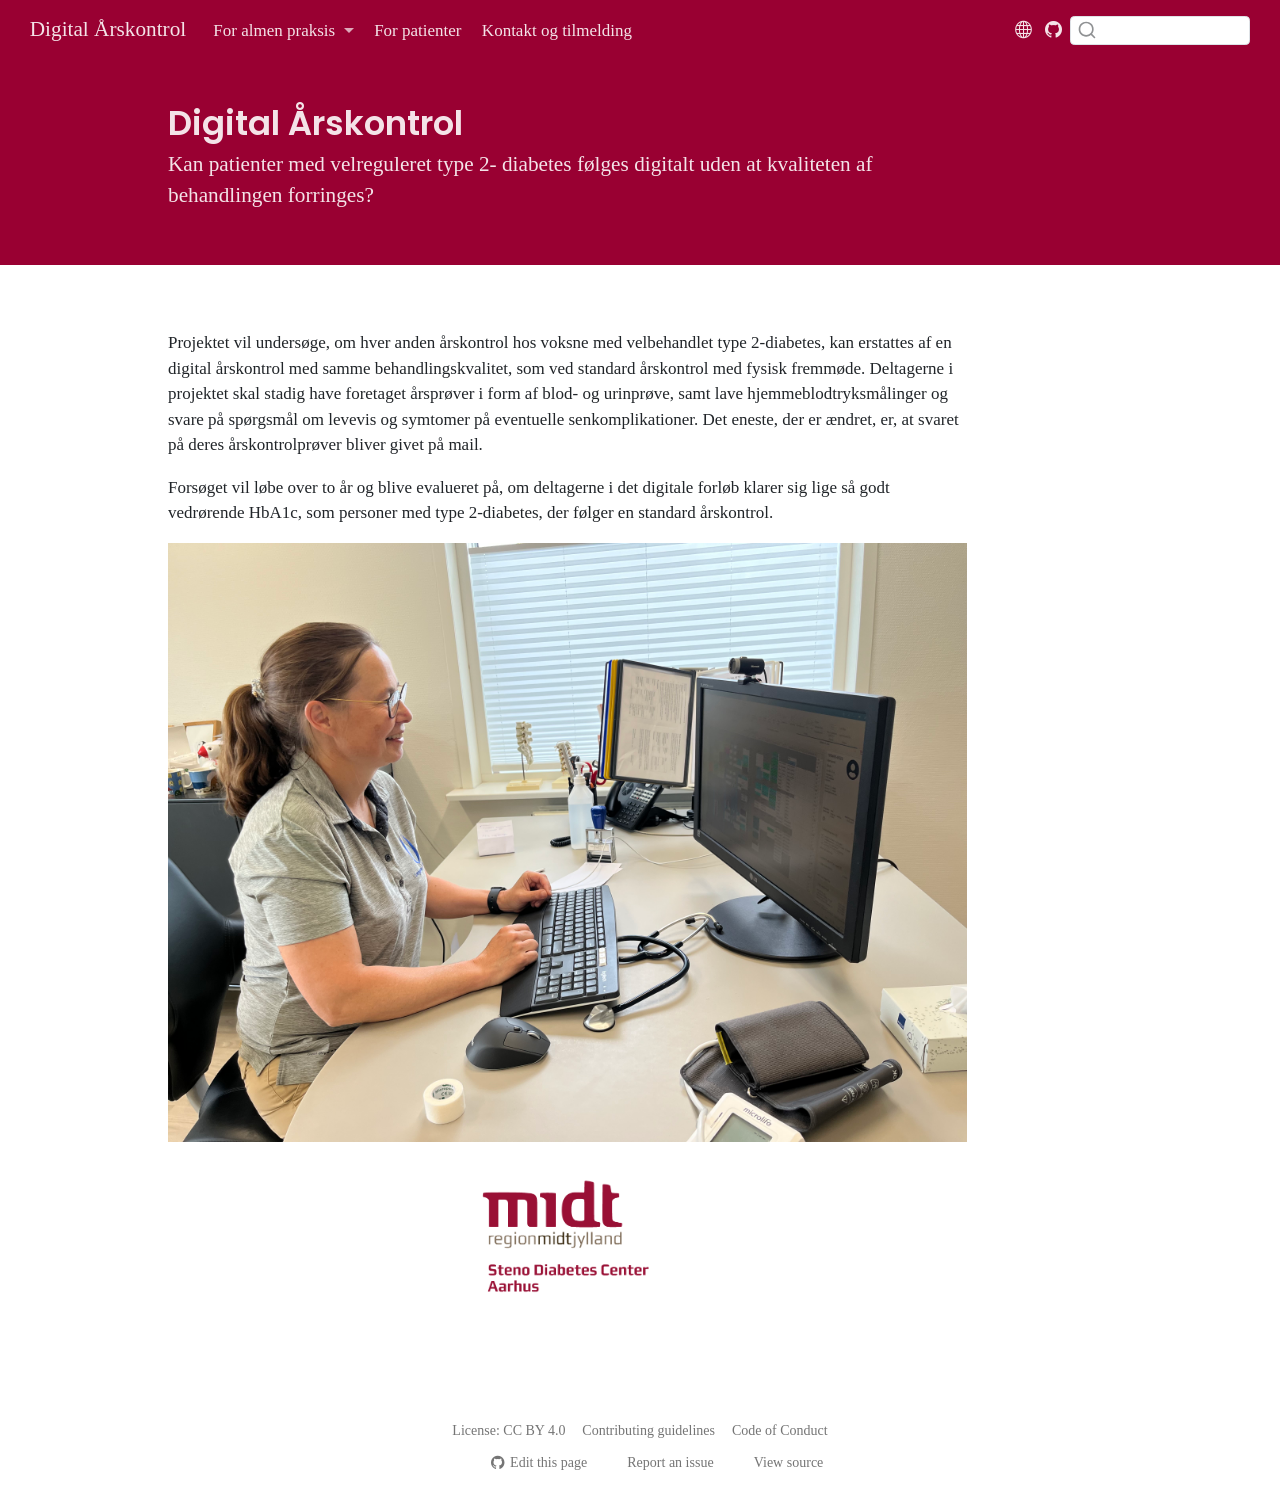
<file: index.html>
<!DOCTYPE html>
<html xmlns="http://www.w3.org/1999/xhtml" lang="en" xml:lang="en"><head>

<meta charset="utf-8">
<meta name="generator" content="quarto-1.11.9">

<meta name="viewport" content="width=device-width, initial-scale=1.0, user-scalable=yes">


<title>Digital Årskontrol</title>
<style>
/* Default styles provided by pandoc.
** See https://pandoc.org/MANUAL.html#variables-for-html for config info.
*/
span.smallcaps{font-variant: small-caps;}
div.columns{display: flex; gap: 1.5em;}
div.column{flex: auto;}
@media screen {
div.columns{gap: min(4vw, 1.5em);}
div.column{overflow-x: auto;}
}
div.hanging-indent{margin-left: 1.5em; text-indent: -1.5em;}
ul.task-list{list-style: none;}
ul.task-list li input[type="checkbox"] {
  width: 0.8em;
  margin: 0 0.8em 0.2em -1em; /* quarto-specific, see https://github.com/quarto-dev/quarto-cli/issues/4556 */ 
  vertical-align: middle;
}
</style>


<script src="site_libs/quarto-nav/quarto-nav.js"></script>
<script src="site_libs/clipboard/clipboard.min.js"></script>
<script src="site_libs/quarto-search/autocomplete.umd.js"></script>
<script src="site_libs/quarto-search/fuse.min.js"></script>
<script src="site_libs/quarto-search/quarto-search.js"></script>
<meta name="quarto:offset" content="./">
<script src="site_libs/quarto-html/quarto.js" type="module"></script>
<script src="site_libs/quarto-html/tabsets/tabsets.js" type="module"></script>
<script src="site_libs/quarto-html/scrollable-regions/scrollable-regions.js" type="module"></script>
<script src="site_libs/quarto-html/popper.min.js"></script>
<script src="site_libs/quarto-html/tippy.umd.min.js"></script>
<script src="site_libs/quarto-html/anchor.min.js"></script>
<link href="site_libs/quarto-html/tippy.css" rel="stylesheet">
<link href="site_libs/quarto-html/quarto-syntax-highlighting-1f42ef86e7bbcd4ef0935f55bd85d622.css" rel="stylesheet" class="quarto-color-scheme" id="quarto-text-highlighting-styles">
<link href="site_libs/quarto-html/quarto-syntax-highlighting-dark-b2c10e9313c6d05287a68e7950ff1397.css" rel="stylesheet" class="quarto-color-scheme quarto-color-alternate" id="quarto-text-highlighting-styles">
<link href="site_libs/quarto-html/quarto-syntax-highlighting-1f42ef86e7bbcd4ef0935f55bd85d622.css" rel="stylesheet" class="quarto-color-scheme-extra" id="quarto-text-highlighting-styles">
<script src="site_libs/bootstrap/bootstrap.min.js"></script>
<link href="site_libs/bootstrap/bootstrap-icons.css" rel="stylesheet">
<link href="site_libs/bootstrap/bootstrap-98ef3dce5b47f066bdf1b41a87c59794.min.css" rel="stylesheet" append-hash="true" class="quarto-color-scheme" id="quarto-bootstrap" data-mode="light">
<link href="site_libs/bootstrap/bootstrap-dark-0b306bf4a549962d18bcdc180073fccd.min.css" rel="stylesheet" append-hash="true" class="quarto-color-scheme quarto-color-alternate" id="quarto-bootstrap" data-mode="light">
<link href="site_libs/bootstrap/bootstrap-98ef3dce5b47f066bdf1b41a87c59794.min.css" rel="stylesheet" append-hash="true" class="quarto-color-scheme-extra" id="quarto-bootstrap" data-mode="light">
<script id="quarto-search-options" type="application/json">{
  "location": "navbar",
  "copy-button": false,
  "collapse-after": 3,
  "panel-placement": "end",
  "type": "textbox",
  "limit": 50,
  "keyboard-shortcut": [
    "f",
    "/",
    "s"
  ],
  "language": {
    "search-no-results-text": "No results",
    "search-matching-documents-text": "matching documents",
    "search-copy-link-title": "Copy link to search",
    "search-hide-matches-text": "Hide additional matches",
    "search-more-match-text": "more match in this document",
    "search-more-matches-text": "more matches in this document",
    "search-clear-button-title": "Clear",
    "search-text-placeholder": "",
    "search-detached-cancel-button-title": "Cancel",
    "search-submit-button-title": "Submit",
    "search-label": "Search"
  }
}</script>


</head>

<body class="nav-fixed quarto-light"><a id="quarto-skip-link" class="visually-hidden-focusable" href="#quarto-document-content">Skip to main content</a>

<div id="quarto-search-results"></div>
  <header id="quarto-header" class="headroom fixed-top quarto-banner">
    <nav class="navbar navbar-expand-lg " data-bs-theme="dark" aria-label="Site">
      <div class="navbar-container container-fluid">
      <div class="navbar-brand-container mx-auto">
    <a class="navbar-brand" href="./index.html">
    <span class="navbar-title">Digital Årskontrol</span>
    </a>
  </div>
          <button class="navbar-toggler" type="button" data-bs-toggle="collapse" data-bs-target="#navbarCollapse" aria-controls="navbarCollapse" aria-expanded="false" aria-label="Toggle navigation" onclick="if (window.quartoToggleHeadroom) { window.quartoToggleHeadroom(); }">
  <span class="navbar-toggler-icon"></span>
</button>
          <div class="collapse navbar-collapse" id="navbarCollapse">
            <ul class="navbar-nav navbar-nav-scroll me-auto">
  <li class="nav-item dropdown ">
    <a class="nav-link dropdown-toggle" href="#" id="nav-menu-for-almen-praksis" role="link" data-bs-toggle="dropdown" aria-expanded="false">
 <span class="menu-text">For almen praksis</span>
    </a>
    <ul class="dropdown-menu" aria-labelledby="nav-menu-for-almen-praksis">    
        <li>
    <a class="dropdown-item" href="./for-almen-praksis.html">
 <span class="dropdown-text">For almen praksis</span></a>
  </li>  
        <li>
    <a class="dropdown-item" href="./mere-om-projektet.html">
 <span class="dropdown-text">Mere om projektet</span></a>
  </li>  
        <li>
    <a class="dropdown-item" href="./bilag.html">
 <span class="dropdown-text">Bilag</span></a>
  </li>  
    </ul>
  </li>
  <li class="nav-item">
    <a class="nav-link" href="./for-patienter.html"> 
<span class="menu-text">For patienter</span></a>
  </li>  
  <li class="nav-item">
    <a class="nav-link" href="./kontakt.html"> 
<span class="menu-text">Kontakt og tilmelding</span></a>
  </li>  
</ul>
          </div> <!-- /navcollapse -->
            <div class="quarto-navbar-tools">
    <a href="https://steno-aarhus.github.io" title="" class="quarto-navigation-tool px-1" aria-label="Globe icon: Link to the Steno Aarhus GitHub landing webpage for all other Steno Aarhus projects"><i class="bi bi-globe"></i></a>
    <a href="https://github.com/steno-aarhus/digital-aarskontrol" title="" class="quarto-navigation-tool px-1" aria-label=""><i class="bi bi-github"></i></a>
</div>
            <div id="quarto-search" class="" title="Search"></div>
      </div> <!-- /container-fluid -->
    </nav>
</header>
<!-- content -->
<header id="title-block-header" class="quarto-title-block default page-columns page-full">
  <div class="quarto-title-banner page-columns page-full">
    <div class="quarto-title column-body">
      <h1 class="title">Digital Årskontrol</h1>
            <p class="subtitle lead">Kan patienter med velreguleret type 2- diabetes følges digitalt uden at kvaliteten af behandlingen forringes?</p>
                      </div>
  </div>
    
  
  <div class="quarto-title-meta">

      
    
      
    </div>
    
  
  </header><div id="quarto-content" class="quarto-container page-columns page-rows-contents page-layout-article page-navbar">
<!-- sidebar -->
<!-- margin-sidebar -->
    <div id="quarto-margin-sidebar" class="sidebar margin-sidebar zindex-bottom">
        
    </div>
<!-- main -->
<main class="content quarto-banner-title-block" id="quarto-document-content" tabindex="-1">





<p>Projektet vil undersøge, om hver anden årskontrol hos voksne med velbehandlet type 2-diabetes, kan erstattes af en digital årskontrol med samme behandlingskvalitet, som ved standard årskontrol med fysisk fremmøde. Deltagerne i projektet skal stadig have foretaget årsprøver i form af blod- og urinprøve, samt lave hjemmeblodtryksmålinger og svare på spørgsmål om levevis og symtomer på eventuelle senkomplikationer. Det eneste, der er ændret, er, at svaret på deres årskontrolprøver bliver givet på mail.</p>
<p>Forsøget vil løbe over to år og blive evalueret på, om deltagerne i det digitale forløb klarer sig lige så godt vedrørende HbA1c, som personer med type 2-diabetes, der følger en standard årskontrol.</p>
<p><img src="./images/ina.jpg" class="img-fluid"></p>
<div class="text-center">
<p><img src="./images/rm-logo.png" class="img-fluid" width="200"></p>
</div>



</main> <!-- /main -->
<script id="quarto-html-after-body" type="application/javascript">
  window.document.addEventListener("DOMContentLoaded", function (event) {
    const icon = "";
    const anchorJS = new window.AnchorJS();
    anchorJS.options = {
      placement: 'right',
      icon: icon
    };
    anchorJS.add('.anchored');
    const isCodeAnnotation = (el) => {
      for (const clz of el.classList) {
        if (clz.startsWith('code-annotation-')) {                     
          return true;
        }
      }
      return false;
    }
    const onCopySuccess = function(e) {
      // button target
      const button = e.trigger;
      // don't keep focus
      button.blur();
      // flash "checked"
      button.classList.add('code-copy-button-checked');
      var currentTitle = button.getAttribute("title");
      button.setAttribute("title", "Copied!");
      let tooltip;
      if (window.bootstrap) {
        button.setAttribute("data-bs-toggle", "tooltip");
        button.setAttribute("data-bs-placement", "left");
        button.setAttribute("data-bs-title", "Copied!");
        tooltip = new bootstrap.Tooltip(button, 
          { trigger: "manual", 
            customClass: "code-copy-button-tooltip",
            offset: [0, -8]});
        tooltip.show();    
      }
      setTimeout(function() {
        if (tooltip) {
          tooltip.hide();
          button.removeAttribute("data-bs-title");
          button.removeAttribute("data-bs-toggle");
          button.removeAttribute("data-bs-placement");
        }
        button.setAttribute("title", currentTitle);
        button.classList.remove('code-copy-button-checked');
      }, 1000);
      // clear code selection
      e.clearSelection();
    }
    const getTextToCopy = function(trigger) {
      const outerScaffold = trigger.parentElement.cloneNode(true);
      const codeEl = outerScaffold.querySelector('code');
      for (const childEl of codeEl.children) {
        if (isCodeAnnotation(childEl)) {
          childEl.remove();
        }
      }
      return codeEl.innerText;
    }
    const clipboard = new window.ClipboardJS('.code-copy-button:not([data-in-quarto-modal])', {
      text: getTextToCopy
    });
    clipboard.on('success', onCopySuccess);
    if (window.document.getElementById('quarto-embedded-source-code-modal')) {
      const clipboardModal = new window.ClipboardJS('.code-copy-button[data-in-quarto-modal]', {
        text: getTextToCopy,
        container: window.document.getElementById('quarto-embedded-source-code-modal')
      });
      clipboardModal.on('success', onCopySuccess);
    }
      var localhostRegex = new RegExp(/^(?:http|https):\/\/localhost\:?[0-9]*\//);
      var mailtoRegex = new RegExp(/^mailto:/);
        var filterRegex = new RegExp("https:\/\/steno-aarhus\.github\.io\/digital-aarskontrol\/");
      var isInternal = (href) => {
          return filterRegex.test(href) || localhostRegex.test(href) || mailtoRegex.test(href);
      }
      // Inspect non-navigation links and adorn them if external
      window.quartoDecorateExternalLinks = function (root) {
     var links = (root || window.document).querySelectorAll('a[href]:not(.nav-link):not(.navbar-brand):not(.toc-action):not(.sidebar-link):not(.sidebar-item-toggle):not(.pagination-link):not(.no-external):not([aria-hidden]):not(.dropdown-item):not(.quarto-navigation-tool):not(.about-link)');
      for (var i=0; i<links.length; i++) {
        const link = links[i];
        if (!isInternal(link.href)) {
          // undo the damage that might have been done by quarto-nav.js in the case of
          // links that we want to consider external
          if (link.dataset.originalHref !== undefined) {
            link.href = link.dataset.originalHref;
          }
          if (!link.classList.contains('no-external-icon')) {
          }
        }
      }
      };
      window.quartoDecorateExternalLinks(window.document);
    // Esc closes the popup (WCAG 1.4.13) and focus leaving both trigger and
    // popup closes it (WCAG 2.4.11); tippy handles neither for interactive popups.
    const hideOnEscAndFocusOut = {
      name: 'hideOnEscAndFocusOut',
      defaultValue: true,
      fn(instance) {
        const dismiss = () => {
          // A show scheduled by the trigger delay would otherwise reopen it
          instance.clearDelayTimeouts();
          instance.hide();
        };
        const onKeyDown = (event) => {
          if (event.key !== 'Escape') {
            return;
          }
          // Keep Esc from also reaching page handlers (e.g. reveal.js overview),
          // except an open reveal.js slide menu, which Esc should close too.
          // The menu handles keys only when its keyboard option is on.
          const menuHandlesEsc = window.Reveal?.getPlugin?.('menu')?.isOpen() &&
            window.Reveal.getConfig().menu?.keyboard !== false;
          if (!menuHandlesEsc) {
            event.stopPropagation();
          }
          if (instance.popper.contains(window.document.activeElement)) {
            // Disabled while refocusing so the focus trigger does not reopen it
            instance.disable();
            instance.reference.focus();
            instance.enable();
          }
          dismiss();
        };
        const onFocusOut = (event) => {
          const target = event.relatedTarget;
          if (target && !instance.reference.contains(target) &&
              !instance.popper.contains(target)) {
            dismiss();
          }
        };
        // On the trigger too: a click trigger (code-annotations: select) has no
        // blur handling. Attached for the instance's lifetime so leaving the
        // trigger also cancels a show still pending on the trigger delay.
        instance.reference.addEventListener('focusout', onFocusOut);
        return {
          onShow() {
            window.document.addEventListener('keydown', onKeyDown, true);
            instance.popper.addEventListener('focusout', onFocusOut);
          },
          onHide() {
            window.document.removeEventListener('keydown', onKeyDown, true);
            instance.popper.removeEventListener('focusout', onFocusOut);
          },
          onDestroy() {
            instance.reference.removeEventListener('focusout', onFocusOut);
          },
        };
      },
    };
    function tippyHover(el, contentFn, onTriggerFn, onUntriggerFn) {
      const config = {
        allowHTML: true,
        maxWidth: 500,
        delay: 100,
        arrow: false,
        appendTo: function(el) {
            return el.parentElement;
        },
        interactive: true,
        interactiveBorder: 10,
        theme: 'quarto',
        placement: 'bottom-start',
        plugins: [hideOnEscAndFocusOut],
      };
      if (contentFn) {
        config.content = contentFn;
      }
      if (onTriggerFn) {
        config.onTrigger = onTriggerFn;
      }
      if (onUntriggerFn) {
        config.onUntrigger = onUntriggerFn;
      }
      window.tippy(el, config); 
    }
    const noterefs = window.document.querySelectorAll('a[role="doc-noteref"]');
    for (var i=0; i<noterefs.length; i++) {
      const ref = noterefs[i];
      tippyHover(ref, function() {
        // use id or data attribute instead here
        let href = ref.getAttribute('data-footnote-href') || ref.getAttribute('href');
        try { href = new URL(href).hash; } catch {}
        const id = href.replace(/^#\/?/, "");
        const note = window.document.getElementById(id);
        if (note) {
          return note.innerHTML;
        } else {
          return "";
        }
      });
    }
    const xrefs = window.document.querySelectorAll('a.quarto-xref');
    const processXRef = (id, note) => {
      // Strip column container classes
      const stripColumnClz = (el) => {
        el.classList.remove("page-full", "page-columns");
        if (el.children) {
          for (const child of el.children) {
            stripColumnClz(child);
          }
        }
      }
      stripColumnClz(note)
      if (id === null || id.startsWith('sec-')) {
        // Special case sections, only their first couple elements
        const container = document.createElement("div");
        if (note.children && note.children.length > 2) {
          container.appendChild(note.children[0].cloneNode(true));
          for (let i = 1; i < note.children.length; i++) {
            const child = note.children[i];
            if (child.tagName === "P" && child.innerText === "") {
              continue;
            } else {
              container.appendChild(child.cloneNode(true));
              break;
            }
          }
          if (window.Quarto?.typesetMath) {
            window.Quarto.typesetMath(container);
          }
          return container.innerHTML
        } else {
          if (window.Quarto?.typesetMath) {
            window.Quarto.typesetMath(note);
          }
          return note.innerHTML;
        }
      } else {
        // Remove any anchor links if they are present
        const anchorLink = note.querySelector('a.anchorjs-link');
        if (anchorLink) {
          anchorLink.remove();
        }
        if (window.Quarto?.typesetMath) {
          window.Quarto.typesetMath(note);
        }
        if (note.classList.contains("callout")) {
          return note.outerHTML;
        } else {
          return note.innerHTML;
        }
      }
    }
    for (var i=0; i<xrefs.length; i++) {
      const xref = xrefs[i];
      tippyHover(xref, undefined, function(instance) {
        instance.disable();
        let url = xref.getAttribute('href');
        let hash = undefined; 
        if (url.startsWith('#')) {
          hash = url;
        } else {
          try { hash = new URL(url).hash; } catch {}
        }
        if (hash) {
          const id = hash.replace(/^#\/?/, "");
          const note = window.document.getElementById(id);
          if (note !== null) {
            try {
              const html = processXRef(id, note.cloneNode(true));
              instance.setContent(html);
            } finally {
              instance.enable();
              instance.show();
            }
          } else {
            // See if we can fetch this
            fetch(url.split('#')[0])
            .then(res => res.text())
            .then(html => {
              const parser = new DOMParser();
              const htmlDoc = parser.parseFromString(html, "text/html");
              const note = htmlDoc.getElementById(id);
              if (note !== null) {
                const html = processXRef(id, note);
                instance.setContent(html);
              } 
            }).finally(() => {
              instance.enable();
              instance.show();
            });
          }
        } else {
          // See if we can fetch a full url (with no hash to target)
          // This is a special case and we should probably do some content thinning / targeting
          fetch(url)
          .then(res => res.text())
          .then(html => {
            const parser = new DOMParser();
            const htmlDoc = parser.parseFromString(html, "text/html");
            const note = htmlDoc.querySelector('main.content');
            if (note !== null) {
              // This should only happen for chapter cross references
              // (since there is no id in the URL)
              // remove the first header
              if (note.children.length > 0 && note.children[0].tagName === "HEADER") {
                note.children[0].remove();
              }
              const html = processXRef(null, note);
              instance.setContent(html);
            } 
          }).finally(() => {
            instance.enable();
            instance.show();
          });
        }
      }, function(instance) {
      });
    }
        let selectedAnnoteEl;
        const selectorForAnnotation = ( cell, annotation) => {
          let cellAttr = 'data-code-cell="' + cell + '"';
          let lineAttr = 'data-code-annotation="' +  annotation + '"';
          const selector = 'span[' + cellAttr + '][' + lineAttr + ']';
          return selector;
        }
        const selectCodeLines = (annoteEl) => {
          const doc = window.document;
          const targetCell = annoteEl.getAttribute("data-target-cell");
          const targetAnnotation = annoteEl.getAttribute("data-target-annotation");
          const annoteSpan = window.document.querySelector(selectorForAnnotation(targetCell, targetAnnotation));
          const lines = annoteSpan.getAttribute("data-code-lines").split(",");
          const lineIds = lines.map((line) => {
            return targetCell + "-" + line;
          })
          // Each band is positioned against its own containing block, which is
          // not the offsetParent of the lines, so place it from client rects.
          const placeBand = (band, firstEl, lastEl, codeBlock) => {
            const container = band.offsetParent;
            if (container === null) {
              return;
            }
            const containerRect = container.getBoundingClientRect();
            // Reveal.js scales slides with a transform, so convert client
            // pixels back to the CSS pixels of the container.
            const scale = containerRect.height / container.offsetHeight || 1;
            const firstRect = firstEl.getBoundingClientRect();
            const lastRect = lastEl.getBoundingClientRect();
            const top = (firstRect.top - containerRect.top) / scale - container.clientTop + container.scrollTop;
            const height = (lastRect.bottom - firstRect.top) / scale;
            band.style.top = top - 2 + "px";
            band.style.height = height + 4 + "px";
            if (codeBlock) {
              // Without the copy button wrapper, the containing block is wider
              // than the code block, so span the code block explicitly.
              const blockRect = codeBlock.getBoundingClientRect();
              band.style.left = (blockRect.left - containerRect.left) / scale - container.clientLeft + container.scrollLeft + "px";
              band.style.width = blockRect.width / scale + "px";
            }
          };
          if (lineIds.length > 0) {
            const el = window.document.getElementById(lineIds[0]);
            const lastEl = window.document.getElementById(lineIds[lineIds.length - 1]);
            const parent = el.parentElement.parentElement;
            // cook up a div (if necessary) and position it
            let div = window.document.getElementById("code-annotation-line-highlight");
            if (div === null) {
              div = window.document.createElement("div");
              div.setAttribute("id", "code-annotation-line-highlight");
              div.style.position = 'absolute';
              parent.appendChild(div);
            }
            placeBand(div, el, lastEl, parent.closest("div.sourceCode") || parent);
            let gutterDiv = window.document.getElementById("code-annotation-line-highlight-gutter");
            if (gutterDiv === null) {
              gutterDiv = window.document.createElement("div");
              gutterDiv.setAttribute("id", "code-annotation-line-highlight-gutter");
              gutterDiv.style.position = 'absolute';
              const codeCell = window.document.getElementById(targetCell);
              const gutter = codeCell.querySelector('.code-annotation-gutter');
              gutter.appendChild(gutterDiv);
            }
            placeBand(gutterDiv, el, lastEl);
            selectedAnnoteEl = annoteEl;
          }
        };
        const unselectCodeLines = () => {
          const elementsIds = ["code-annotation-line-highlight", "code-annotation-line-highlight-gutter"];
          elementsIds.forEach((elId) => {
            const div = window.document.getElementById(elId);
            if (div) {
              div.remove();
            }
          });
          selectedAnnoteEl = undefined;
        };
          // Handle positioning of the toggle
      window.addEventListener(
        "resize",
        throttle(() => {
          elRect = undefined;
          if (selectedAnnoteEl) {
            selectCodeLines(selectedAnnoteEl);
          }
        }, 10)
      );
      function throttle(fn, ms) {
      let throttle = false;
      let timer;
        return (...args) => {
          if(!throttle) { // first call gets through
              fn.apply(this, args);
              throttle = true;
          } else { // all the others get throttled
              if(timer) clearTimeout(timer); // cancel #2
              timer = setTimeout(() => {
                fn.apply(this, args);
                timer = throttle = false;
              }, ms);
          }
        };
      }
        // Attach click handler to the DT
        const annoteDls = window.document.querySelectorAll('dt[data-target-cell]');
        for (const annoteDlNode of annoteDls) {
          annoteDlNode.addEventListener('click', (event) => {
            const clickedEl = event.target;
            if (clickedEl !== selectedAnnoteEl) {
              unselectCodeLines();
              const activeEl = window.document.querySelector('dt[data-target-cell].code-annotation-active');
              if (activeEl) {
                activeEl.classList.remove('code-annotation-active');
              }
              selectCodeLines(clickedEl);
              clickedEl.classList.add('code-annotation-active');
            } else {
              // Unselect the line
              unselectCodeLines();
              clickedEl.classList.remove('code-annotation-active');
            }
          });
        }
    const findCites = (el) => {
      const parentEl = el.parentElement;
      if (parentEl) {
        const cites = parentEl.dataset.cites;
        if (cites) {
          return {
            el,
            cites: cites.split(' ')
          };
        } else {
          return findCites(el.parentElement)
        }
      } else {
        return undefined;
      }
    };
    var bibliorefs = window.document.querySelectorAll('a[role="doc-biblioref"]');
    for (var i=0; i<bibliorefs.length; i++) {
      const ref = bibliorefs[i];
      const citeInfo = findCites(ref);
      if (citeInfo) {
        tippyHover(citeInfo.el, function() {
          var popup = window.document.createElement('div');
          citeInfo.cites.forEach(function(cite) {
            var citeDiv = window.document.createElement('div');
            citeDiv.classList.add('hanging-indent');
            citeDiv.classList.add('csl-entry');
            var biblioDiv = window.document.getElementById('ref-' + cite);
            if (biblioDiv) {
              citeDiv.innerHTML = biblioDiv.innerHTML;
            }
            popup.appendChild(citeDiv);
          });
          return popup.innerHTML;
        });
      }
    }
  });
  </script>
  <script type="application/javascript">
  window.quartoScrollableRegionsLabels = {"code":"Scrollable code","output":"Scrollable output"};
  </script>
</div> <!-- /content -->
<footer class="footer">
  <div class="nav-footer">
    <div class="nav-footer-left">
      &nbsp;
    </div>   
    <div class="nav-footer-center">
      <ul class="footer-items list-unstyled">
    <li class="nav-item">
    <a class="nav-link" href="https://creativecommons.org/licenses/by/4.0/">
<p>License: CC BY 4.0</p>
</a>
  </li>  
    <li class="nav-item">
    <a class="nav-link" href="https://steno-aarhus.github.io/research/CONTRIBUTING.html">
<p>Contributing guidelines</p>
</a>
  </li>  
    <li class="nav-item">
    <a class="nav-link" href="https://steno-aarhus.github.io/research/CODE_OF_CONDUCT.html">
<p>Code of Conduct</p>
</a>
  </li>  
</ul>
    <div class="toc-actions"><ul><li><a href="https://github.com/steno-aarhus/digital-aarskontrol/edit/main/index.qmd" class="toc-action"><i class="bi bi-github"></i>Edit this page</a></li><li><a href="https://github.com/steno-aarhus/digital-aarskontrol/issues/new" class="toc-action"><i class="bi empty"></i>Report an issue</a></li><li><a href="https://github.com/steno-aarhus/digital-aarskontrol/blob/main/index.qmd" class="toc-action"><i class="bi empty"></i>View source</a></li></ul></div></div>
    <div class="nav-footer-right">
      &nbsp;
    </div>
  </div>
</footer>




</body></html>
</file>
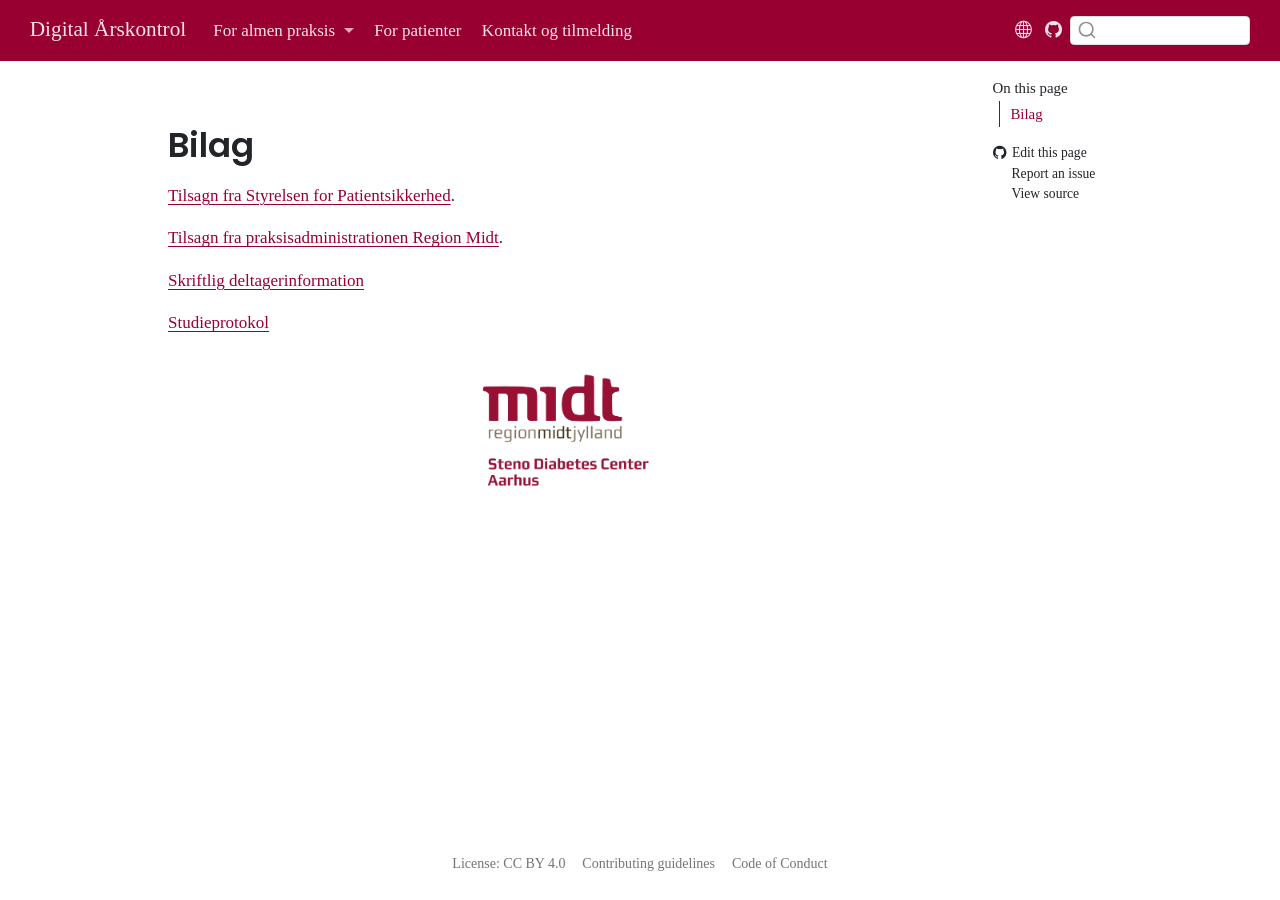
<file: bilag.html>
<!DOCTYPE html>
<html xmlns="http://www.w3.org/1999/xhtml" lang="en" xml:lang="en"><head>

<meta charset="utf-8">
<meta name="generator" content="quarto-1.11.9">

<meta name="viewport" content="width=device-width, initial-scale=1.0, user-scalable=yes">


<title>bilag – Digital Årskontrol</title>
<style>
/* Default styles provided by pandoc.
** See https://pandoc.org/MANUAL.html#variables-for-html for config info.
*/
span.smallcaps{font-variant: small-caps;}
div.columns{display: flex; gap: 1.5em;}
div.column{flex: auto;}
@media screen {
div.columns{gap: min(4vw, 1.5em);}
div.column{overflow-x: auto;}
}
div.hanging-indent{margin-left: 1.5em; text-indent: -1.5em;}
ul.task-list{list-style: none;}
ul.task-list li input[type="checkbox"] {
  width: 0.8em;
  margin: 0 0.8em 0.2em -1em; /* quarto-specific, see https://github.com/quarto-dev/quarto-cli/issues/4556 */ 
  vertical-align: middle;
}
</style>


<script src="site_libs/quarto-nav/quarto-nav.js"></script>
<script src="site_libs/clipboard/clipboard.min.js"></script>
<script src="site_libs/quarto-search/autocomplete.umd.js"></script>
<script src="site_libs/quarto-search/fuse.min.js"></script>
<script src="site_libs/quarto-search/quarto-search.js"></script>
<meta name="quarto:offset" content="./">
<script src="site_libs/quarto-html/quarto.js" type="module"></script>
<script src="site_libs/quarto-html/tabsets/tabsets.js" type="module"></script>
<script src="site_libs/quarto-html/scrollable-regions/scrollable-regions.js" type="module"></script>
<script src="site_libs/quarto-html/popper.min.js"></script>
<script src="site_libs/quarto-html/tippy.umd.min.js"></script>
<script src="site_libs/quarto-html/anchor.min.js"></script>
<link href="site_libs/quarto-html/tippy.css" rel="stylesheet">
<link href="site_libs/quarto-html/quarto-syntax-highlighting-1f42ef86e7bbcd4ef0935f55bd85d622.css" rel="stylesheet" class="quarto-color-scheme" id="quarto-text-highlighting-styles">
<link href="site_libs/quarto-html/quarto-syntax-highlighting-dark-b2c10e9313c6d05287a68e7950ff1397.css" rel="stylesheet" class="quarto-color-scheme quarto-color-alternate" id="quarto-text-highlighting-styles">
<link href="site_libs/quarto-html/quarto-syntax-highlighting-1f42ef86e7bbcd4ef0935f55bd85d622.css" rel="stylesheet" class="quarto-color-scheme-extra" id="quarto-text-highlighting-styles">
<script src="site_libs/bootstrap/bootstrap.min.js"></script>
<link href="site_libs/bootstrap/bootstrap-icons.css" rel="stylesheet">
<link href="site_libs/bootstrap/bootstrap-98ef3dce5b47f066bdf1b41a87c59794.min.css" rel="stylesheet" append-hash="true" class="quarto-color-scheme" id="quarto-bootstrap" data-mode="light">
<link href="site_libs/bootstrap/bootstrap-dark-0b306bf4a549962d18bcdc180073fccd.min.css" rel="stylesheet" append-hash="true" class="quarto-color-scheme quarto-color-alternate" id="quarto-bootstrap" data-mode="light">
<link href="site_libs/bootstrap/bootstrap-98ef3dce5b47f066bdf1b41a87c59794.min.css" rel="stylesheet" append-hash="true" class="quarto-color-scheme-extra" id="quarto-bootstrap" data-mode="light">
<script id="quarto-search-options" type="application/json">{
  "location": "navbar",
  "copy-button": false,
  "collapse-after": 3,
  "panel-placement": "end",
  "type": "textbox",
  "limit": 50,
  "keyboard-shortcut": [
    "f",
    "/",
    "s"
  ],
  "language": {
    "search-no-results-text": "No results",
    "search-matching-documents-text": "matching documents",
    "search-copy-link-title": "Copy link to search",
    "search-hide-matches-text": "Hide additional matches",
    "search-more-match-text": "more match in this document",
    "search-more-matches-text": "more matches in this document",
    "search-clear-button-title": "Clear",
    "search-text-placeholder": "",
    "search-detached-cancel-button-title": "Cancel",
    "search-submit-button-title": "Submit",
    "search-label": "Search"
  }
}</script>


</head>

<body class="nav-fixed quarto-light"><a id="quarto-skip-link" class="visually-hidden-focusable" href="#quarto-document-content">Skip to main content</a>

<div id="quarto-search-results"></div>
  <header id="quarto-header" class="headroom fixed-top">
    <nav class="navbar navbar-expand-lg " data-bs-theme="dark" aria-label="Site">
      <div class="navbar-container container-fluid">
      <div class="navbar-brand-container mx-auto">
    <a class="navbar-brand" href="./index.html">
    <span class="navbar-title">Digital Årskontrol</span>
    </a>
  </div>
          <button class="navbar-toggler" type="button" data-bs-toggle="collapse" data-bs-target="#navbarCollapse" aria-controls="navbarCollapse" aria-expanded="false" aria-label="Toggle navigation" onclick="if (window.quartoToggleHeadroom) { window.quartoToggleHeadroom(); }">
  <span class="navbar-toggler-icon"></span>
</button>
          <div class="collapse navbar-collapse" id="navbarCollapse">
            <ul class="navbar-nav navbar-nav-scroll me-auto">
  <li class="nav-item dropdown ">
    <a class="nav-link dropdown-toggle" href="#" id="nav-menu-for-almen-praksis" role="link" data-bs-toggle="dropdown" aria-expanded="false">
 <span class="menu-text">For almen praksis</span>
    </a>
    <ul class="dropdown-menu" aria-labelledby="nav-menu-for-almen-praksis">    
        <li>
    <a class="dropdown-item" href="./for-almen-praksis.html">
 <span class="dropdown-text">For almen praksis</span></a>
  </li>  
        <li>
    <a class="dropdown-item" href="./mere-om-projektet.html">
 <span class="dropdown-text">Mere om projektet</span></a>
  </li>  
        <li>
    <a class="dropdown-item" href="./bilag.html">
 <span class="dropdown-text">Bilag</span></a>
  </li>  
    </ul>
  </li>
  <li class="nav-item">
    <a class="nav-link" href="./for-patienter.html"> 
<span class="menu-text">For patienter</span></a>
  </li>  
  <li class="nav-item">
    <a class="nav-link" href="./kontakt.html"> 
<span class="menu-text">Kontakt og tilmelding</span></a>
  </li>  
</ul>
          </div> <!-- /navcollapse -->
            <div class="quarto-navbar-tools">
    <a href="https://steno-aarhus.github.io" title="" class="quarto-navigation-tool px-1" aria-label="Globe icon: Link to the Steno Aarhus GitHub landing webpage for all other Steno Aarhus projects"><i class="bi bi-globe"></i></a>
    <a href="https://github.com/steno-aarhus/digital-aarskontrol" title="" class="quarto-navigation-tool px-1" aria-label=""><i class="bi bi-github"></i></a>
</div>
            <div id="quarto-search" class="" title="Search"></div>
      </div> <!-- /container-fluid -->
    </nav>
</header>
<!-- content -->
<div id="quarto-content" class="quarto-container page-columns page-rows-contents page-layout-article page-navbar">
<!-- sidebar -->
<!-- margin-sidebar -->
    <div id="quarto-margin-sidebar" class="sidebar margin-sidebar">
        <nav id="TOC" role="doc-toc" aria-labelledby="toc-title" class="toc-active">
    <h2 id="toc-title">On this page</h2>
   
  <ul>
  <li><a href="#bilag" id="toc-bilag" class="nav-link active" data-scroll-target="#bilag">Bilag</a></li>
  </ul>
<div class="toc-actions"><ul><li><a href="https://github.com/steno-aarhus/digital-aarskontrol/edit/main/bilag.qmd" class="toc-action"><i class="bi bi-github"></i>Edit this page</a></li><li><a href="https://github.com/steno-aarhus/digital-aarskontrol/issues/new" class="toc-action"><i class="bi empty"></i>Report an issue</a></li><li><a href="https://github.com/steno-aarhus/digital-aarskontrol/blob/main/bilag.qmd" class="toc-action"><i class="bi empty"></i>View source</a></li></ul></div></nav>
    </div>
<!-- main -->
<main class="content" id="quarto-document-content" tabindex="-1"><header id="title-block-header" class="quarto-title-block"></header>




<section id="bilag" class="level1">
<h1>Bilag</h1>
<p><a href="https://github.com/steno-aarhus/digital-aarskontrol/blob/main/dokumenter/Tilsagn%20fra%20Styrelsen%20for%20patientsikkerhed.pdf">Tilsagn fra Styrelsen for Patientsikkerhed</a>.</p>
<p><a href="https://github.com/steno-aarhus/digital-aarskontrol/blob/main/dokumenter/Tilsagn%20fra%20praksisadministrationen.pdf">Tilsagn fra praksisadministrationen Region Midt</a>.</p>
<p><a href="https://github.com/steno-aarhus/digital-aarskontrol/blob/main/dokumenter/Bilag5.%20Skriftlig%20Deltagerinformation.%20Version%202%2005052026%20REN.pdf">Skriftlig deltagerinformation</a></p>
<p><a href="https://github.com/steno-aarhus/digital-aarskontrol/blob/main/dokumenter/ProtokolDigital%C3%A5rskontrol.pdf">Studieprotokol</a></p>
<div class="text-center">
<p><img src="./images/rm-logo.png" class="img-fluid" width="200"></p>
</div>


</section>

</main> <!-- /main -->
<script id="quarto-html-after-body" type="application/javascript">
  window.document.addEventListener("DOMContentLoaded", function (event) {
    const icon = "";
    const anchorJS = new window.AnchorJS();
    anchorJS.options = {
      placement: 'right',
      icon: icon
    };
    anchorJS.add('.anchored');
    const isCodeAnnotation = (el) => {
      for (const clz of el.classList) {
        if (clz.startsWith('code-annotation-')) {                     
          return true;
        }
      }
      return false;
    }
    const onCopySuccess = function(e) {
      // button target
      const button = e.trigger;
      // don't keep focus
      button.blur();
      // flash "checked"
      button.classList.add('code-copy-button-checked');
      var currentTitle = button.getAttribute("title");
      button.setAttribute("title", "Copied!");
      let tooltip;
      if (window.bootstrap) {
        button.setAttribute("data-bs-toggle", "tooltip");
        button.setAttribute("data-bs-placement", "left");
        button.setAttribute("data-bs-title", "Copied!");
        tooltip = new bootstrap.Tooltip(button, 
          { trigger: "manual", 
            customClass: "code-copy-button-tooltip",
            offset: [0, -8]});
        tooltip.show();    
      }
      setTimeout(function() {
        if (tooltip) {
          tooltip.hide();
          button.removeAttribute("data-bs-title");
          button.removeAttribute("data-bs-toggle");
          button.removeAttribute("data-bs-placement");
        }
        button.setAttribute("title", currentTitle);
        button.classList.remove('code-copy-button-checked');
      }, 1000);
      // clear code selection
      e.clearSelection();
    }
    const getTextToCopy = function(trigger) {
      const outerScaffold = trigger.parentElement.cloneNode(true);
      const codeEl = outerScaffold.querySelector('code');
      for (const childEl of codeEl.children) {
        if (isCodeAnnotation(childEl)) {
          childEl.remove();
        }
      }
      return codeEl.innerText;
    }
    const clipboard = new window.ClipboardJS('.code-copy-button:not([data-in-quarto-modal])', {
      text: getTextToCopy
    });
    clipboard.on('success', onCopySuccess);
    if (window.document.getElementById('quarto-embedded-source-code-modal')) {
      const clipboardModal = new window.ClipboardJS('.code-copy-button[data-in-quarto-modal]', {
        text: getTextToCopy,
        container: window.document.getElementById('quarto-embedded-source-code-modal')
      });
      clipboardModal.on('success', onCopySuccess);
    }
      var localhostRegex = new RegExp(/^(?:http|https):\/\/localhost\:?[0-9]*\//);
      var mailtoRegex = new RegExp(/^mailto:/);
        var filterRegex = new RegExp("https:\/\/steno-aarhus\.github\.io\/digital-aarskontrol\/");
      var isInternal = (href) => {
          return filterRegex.test(href) || localhostRegex.test(href) || mailtoRegex.test(href);
      }
      // Inspect non-navigation links and adorn them if external
      window.quartoDecorateExternalLinks = function (root) {
     var links = (root || window.document).querySelectorAll('a[href]:not(.nav-link):not(.navbar-brand):not(.toc-action):not(.sidebar-link):not(.sidebar-item-toggle):not(.pagination-link):not(.no-external):not([aria-hidden]):not(.dropdown-item):not(.quarto-navigation-tool):not(.about-link)');
      for (var i=0; i<links.length; i++) {
        const link = links[i];
        if (!isInternal(link.href)) {
          // undo the damage that might have been done by quarto-nav.js in the case of
          // links that we want to consider external
          if (link.dataset.originalHref !== undefined) {
            link.href = link.dataset.originalHref;
          }
          if (!link.classList.contains('no-external-icon')) {
          }
        }
      }
      };
      window.quartoDecorateExternalLinks(window.document);
    // Esc closes the popup (WCAG 1.4.13) and focus leaving both trigger and
    // popup closes it (WCAG 2.4.11); tippy handles neither for interactive popups.
    const hideOnEscAndFocusOut = {
      name: 'hideOnEscAndFocusOut',
      defaultValue: true,
      fn(instance) {
        const dismiss = () => {
          // A show scheduled by the trigger delay would otherwise reopen it
          instance.clearDelayTimeouts();
          instance.hide();
        };
        const onKeyDown = (event) => {
          if (event.key !== 'Escape') {
            return;
          }
          // Keep Esc from also reaching page handlers (e.g. reveal.js overview),
          // except an open reveal.js slide menu, which Esc should close too.
          // The menu handles keys only when its keyboard option is on.
          const menuHandlesEsc = window.Reveal?.getPlugin?.('menu')?.isOpen() &&
            window.Reveal.getConfig().menu?.keyboard !== false;
          if (!menuHandlesEsc) {
            event.stopPropagation();
          }
          if (instance.popper.contains(window.document.activeElement)) {
            // Disabled while refocusing so the focus trigger does not reopen it
            instance.disable();
            instance.reference.focus();
            instance.enable();
          }
          dismiss();
        };
        const onFocusOut = (event) => {
          const target = event.relatedTarget;
          if (target && !instance.reference.contains(target) &&
              !instance.popper.contains(target)) {
            dismiss();
          }
        };
        // On the trigger too: a click trigger (code-annotations: select) has no
        // blur handling. Attached for the instance's lifetime so leaving the
        // trigger also cancels a show still pending on the trigger delay.
        instance.reference.addEventListener('focusout', onFocusOut);
        return {
          onShow() {
            window.document.addEventListener('keydown', onKeyDown, true);
            instance.popper.addEventListener('focusout', onFocusOut);
          },
          onHide() {
            window.document.removeEventListener('keydown', onKeyDown, true);
            instance.popper.removeEventListener('focusout', onFocusOut);
          },
          onDestroy() {
            instance.reference.removeEventListener('focusout', onFocusOut);
          },
        };
      },
    };
    function tippyHover(el, contentFn, onTriggerFn, onUntriggerFn) {
      const config = {
        allowHTML: true,
        maxWidth: 500,
        delay: 100,
        arrow: false,
        appendTo: function(el) {
            return el.parentElement;
        },
        interactive: true,
        interactiveBorder: 10,
        theme: 'quarto',
        placement: 'bottom-start',
        plugins: [hideOnEscAndFocusOut],
      };
      if (contentFn) {
        config.content = contentFn;
      }
      if (onTriggerFn) {
        config.onTrigger = onTriggerFn;
      }
      if (onUntriggerFn) {
        config.onUntrigger = onUntriggerFn;
      }
      window.tippy(el, config); 
    }
    const noterefs = window.document.querySelectorAll('a[role="doc-noteref"]');
    for (var i=0; i<noterefs.length; i++) {
      const ref = noterefs[i];
      tippyHover(ref, function() {
        // use id or data attribute instead here
        let href = ref.getAttribute('data-footnote-href') || ref.getAttribute('href');
        try { href = new URL(href).hash; } catch {}
        const id = href.replace(/^#\/?/, "");
        const note = window.document.getElementById(id);
        if (note) {
          return note.innerHTML;
        } else {
          return "";
        }
      });
    }
    const xrefs = window.document.querySelectorAll('a.quarto-xref');
    const processXRef = (id, note) => {
      // Strip column container classes
      const stripColumnClz = (el) => {
        el.classList.remove("page-full", "page-columns");
        if (el.children) {
          for (const child of el.children) {
            stripColumnClz(child);
          }
        }
      }
      stripColumnClz(note)
      if (id === null || id.startsWith('sec-')) {
        // Special case sections, only their first couple elements
        const container = document.createElement("div");
        if (note.children && note.children.length > 2) {
          container.appendChild(note.children[0].cloneNode(true));
          for (let i = 1; i < note.children.length; i++) {
            const child = note.children[i];
            if (child.tagName === "P" && child.innerText === "") {
              continue;
            } else {
              container.appendChild(child.cloneNode(true));
              break;
            }
          }
          if (window.Quarto?.typesetMath) {
            window.Quarto.typesetMath(container);
          }
          return container.innerHTML
        } else {
          if (window.Quarto?.typesetMath) {
            window.Quarto.typesetMath(note);
          }
          return note.innerHTML;
        }
      } else {
        // Remove any anchor links if they are present
        const anchorLink = note.querySelector('a.anchorjs-link');
        if (anchorLink) {
          anchorLink.remove();
        }
        if (window.Quarto?.typesetMath) {
          window.Quarto.typesetMath(note);
        }
        if (note.classList.contains("callout")) {
          return note.outerHTML;
        } else {
          return note.innerHTML;
        }
      }
    }
    for (var i=0; i<xrefs.length; i++) {
      const xref = xrefs[i];
      tippyHover(xref, undefined, function(instance) {
        instance.disable();
        let url = xref.getAttribute('href');
        let hash = undefined; 
        if (url.startsWith('#')) {
          hash = url;
        } else {
          try { hash = new URL(url).hash; } catch {}
        }
        if (hash) {
          const id = hash.replace(/^#\/?/, "");
          const note = window.document.getElementById(id);
          if (note !== null) {
            try {
              const html = processXRef(id, note.cloneNode(true));
              instance.setContent(html);
            } finally {
              instance.enable();
              instance.show();
            }
          } else {
            // See if we can fetch this
            fetch(url.split('#')[0])
            .then(res => res.text())
            .then(html => {
              const parser = new DOMParser();
              const htmlDoc = parser.parseFromString(html, "text/html");
              const note = htmlDoc.getElementById(id);
              if (note !== null) {
                const html = processXRef(id, note);
                instance.setContent(html);
              } 
            }).finally(() => {
              instance.enable();
              instance.show();
            });
          }
        } else {
          // See if we can fetch a full url (with no hash to target)
          // This is a special case and we should probably do some content thinning / targeting
          fetch(url)
          .then(res => res.text())
          .then(html => {
            const parser = new DOMParser();
            const htmlDoc = parser.parseFromString(html, "text/html");
            const note = htmlDoc.querySelector('main.content');
            if (note !== null) {
              // This should only happen for chapter cross references
              // (since there is no id in the URL)
              // remove the first header
              if (note.children.length > 0 && note.children[0].tagName === "HEADER") {
                note.children[0].remove();
              }
              const html = processXRef(null, note);
              instance.setContent(html);
            } 
          }).finally(() => {
            instance.enable();
            instance.show();
          });
        }
      }, function(instance) {
      });
    }
        let selectedAnnoteEl;
        const selectorForAnnotation = ( cell, annotation) => {
          let cellAttr = 'data-code-cell="' + cell + '"';
          let lineAttr = 'data-code-annotation="' +  annotation + '"';
          const selector = 'span[' + cellAttr + '][' + lineAttr + ']';
          return selector;
        }
        const selectCodeLines = (annoteEl) => {
          const doc = window.document;
          const targetCell = annoteEl.getAttribute("data-target-cell");
          const targetAnnotation = annoteEl.getAttribute("data-target-annotation");
          const annoteSpan = window.document.querySelector(selectorForAnnotation(targetCell, targetAnnotation));
          const lines = annoteSpan.getAttribute("data-code-lines").split(",");
          const lineIds = lines.map((line) => {
            return targetCell + "-" + line;
          })
          // Each band is positioned against its own containing block, which is
          // not the offsetParent of the lines, so place it from client rects.
          const placeBand = (band, firstEl, lastEl, codeBlock) => {
            const container = band.offsetParent;
            if (container === null) {
              return;
            }
            const containerRect = container.getBoundingClientRect();
            // Reveal.js scales slides with a transform, so convert client
            // pixels back to the CSS pixels of the container.
            const scale = containerRect.height / container.offsetHeight || 1;
            const firstRect = firstEl.getBoundingClientRect();
            const lastRect = lastEl.getBoundingClientRect();
            const top = (firstRect.top - containerRect.top) / scale - container.clientTop + container.scrollTop;
            const height = (lastRect.bottom - firstRect.top) / scale;
            band.style.top = top - 2 + "px";
            band.style.height = height + 4 + "px";
            if (codeBlock) {
              // Without the copy button wrapper, the containing block is wider
              // than the code block, so span the code block explicitly.
              const blockRect = codeBlock.getBoundingClientRect();
              band.style.left = (blockRect.left - containerRect.left) / scale - container.clientLeft + container.scrollLeft + "px";
              band.style.width = blockRect.width / scale + "px";
            }
          };
          if (lineIds.length > 0) {
            const el = window.document.getElementById(lineIds[0]);
            const lastEl = window.document.getElementById(lineIds[lineIds.length - 1]);
            const parent = el.parentElement.parentElement;
            // cook up a div (if necessary) and position it
            let div = window.document.getElementById("code-annotation-line-highlight");
            if (div === null) {
              div = window.document.createElement("div");
              div.setAttribute("id", "code-annotation-line-highlight");
              div.style.position = 'absolute';
              parent.appendChild(div);
            }
            placeBand(div, el, lastEl, parent.closest("div.sourceCode") || parent);
            let gutterDiv = window.document.getElementById("code-annotation-line-highlight-gutter");
            if (gutterDiv === null) {
              gutterDiv = window.document.createElement("div");
              gutterDiv.setAttribute("id", "code-annotation-line-highlight-gutter");
              gutterDiv.style.position = 'absolute';
              const codeCell = window.document.getElementById(targetCell);
              const gutter = codeCell.querySelector('.code-annotation-gutter');
              gutter.appendChild(gutterDiv);
            }
            placeBand(gutterDiv, el, lastEl);
            selectedAnnoteEl = annoteEl;
          }
        };
        const unselectCodeLines = () => {
          const elementsIds = ["code-annotation-line-highlight", "code-annotation-line-highlight-gutter"];
          elementsIds.forEach((elId) => {
            const div = window.document.getElementById(elId);
            if (div) {
              div.remove();
            }
          });
          selectedAnnoteEl = undefined;
        };
          // Handle positioning of the toggle
      window.addEventListener(
        "resize",
        throttle(() => {
          elRect = undefined;
          if (selectedAnnoteEl) {
            selectCodeLines(selectedAnnoteEl);
          }
        }, 10)
      );
      function throttle(fn, ms) {
      let throttle = false;
      let timer;
        return (...args) => {
          if(!throttle) { // first call gets through
              fn.apply(this, args);
              throttle = true;
          } else { // all the others get throttled
              if(timer) clearTimeout(timer); // cancel #2
              timer = setTimeout(() => {
                fn.apply(this, args);
                timer = throttle = false;
              }, ms);
          }
        };
      }
        // Attach click handler to the DT
        const annoteDls = window.document.querySelectorAll('dt[data-target-cell]');
        for (const annoteDlNode of annoteDls) {
          annoteDlNode.addEventListener('click', (event) => {
            const clickedEl = event.target;
            if (clickedEl !== selectedAnnoteEl) {
              unselectCodeLines();
              const activeEl = window.document.querySelector('dt[data-target-cell].code-annotation-active');
              if (activeEl) {
                activeEl.classList.remove('code-annotation-active');
              }
              selectCodeLines(clickedEl);
              clickedEl.classList.add('code-annotation-active');
            } else {
              // Unselect the line
              unselectCodeLines();
              clickedEl.classList.remove('code-annotation-active');
            }
          });
        }
    const findCites = (el) => {
      const parentEl = el.parentElement;
      if (parentEl) {
        const cites = parentEl.dataset.cites;
        if (cites) {
          return {
            el,
            cites: cites.split(' ')
          };
        } else {
          return findCites(el.parentElement)
        }
      } else {
        return undefined;
      }
    };
    var bibliorefs = window.document.querySelectorAll('a[role="doc-biblioref"]');
    for (var i=0; i<bibliorefs.length; i++) {
      const ref = bibliorefs[i];
      const citeInfo = findCites(ref);
      if (citeInfo) {
        tippyHover(citeInfo.el, function() {
          var popup = window.document.createElement('div');
          citeInfo.cites.forEach(function(cite) {
            var citeDiv = window.document.createElement('div');
            citeDiv.classList.add('hanging-indent');
            citeDiv.classList.add('csl-entry');
            var biblioDiv = window.document.getElementById('ref-' + cite);
            if (biblioDiv) {
              citeDiv.innerHTML = biblioDiv.innerHTML;
            }
            popup.appendChild(citeDiv);
          });
          return popup.innerHTML;
        });
      }
    }
  });
  </script>
  <script type="application/javascript">
  window.quartoScrollableRegionsLabels = {"code":"Scrollable code","output":"Scrollable output"};
  </script>
</div> <!-- /content -->
<footer class="footer">
  <div class="nav-footer">
    <div class="nav-footer-left">
      &nbsp;
    </div>   
    <div class="nav-footer-center">
      <ul class="footer-items list-unstyled">
    <li class="nav-item">
    <a class="nav-link" href="https://creativecommons.org/licenses/by/4.0/">
<p>License: CC BY 4.0</p>
</a>
  </li>  
    <li class="nav-item">
    <a class="nav-link" href="https://steno-aarhus.github.io/research/CONTRIBUTING.html">
<p>Contributing guidelines</p>
</a>
  </li>  
    <li class="nav-item">
    <a class="nav-link" href="https://steno-aarhus.github.io/research/CODE_OF_CONDUCT.html">
<p>Code of Conduct</p>
</a>
  </li>  
</ul>
    <div class="toc-actions d-sm-block d-md-none"><ul><li><a href="https://github.com/steno-aarhus/digital-aarskontrol/edit/main/bilag.qmd" class="toc-action"><i class="bi bi-github"></i>Edit this page</a></li><li><a href="https://github.com/steno-aarhus/digital-aarskontrol/issues/new" class="toc-action"><i class="bi empty"></i>Report an issue</a></li><li><a href="https://github.com/steno-aarhus/digital-aarskontrol/blob/main/bilag.qmd" class="toc-action"><i class="bi empty"></i>View source</a></li></ul></div></div>
    <div class="nav-footer-right">
      &nbsp;
    </div>
  </div>
</footer>




</body></html>
</file>
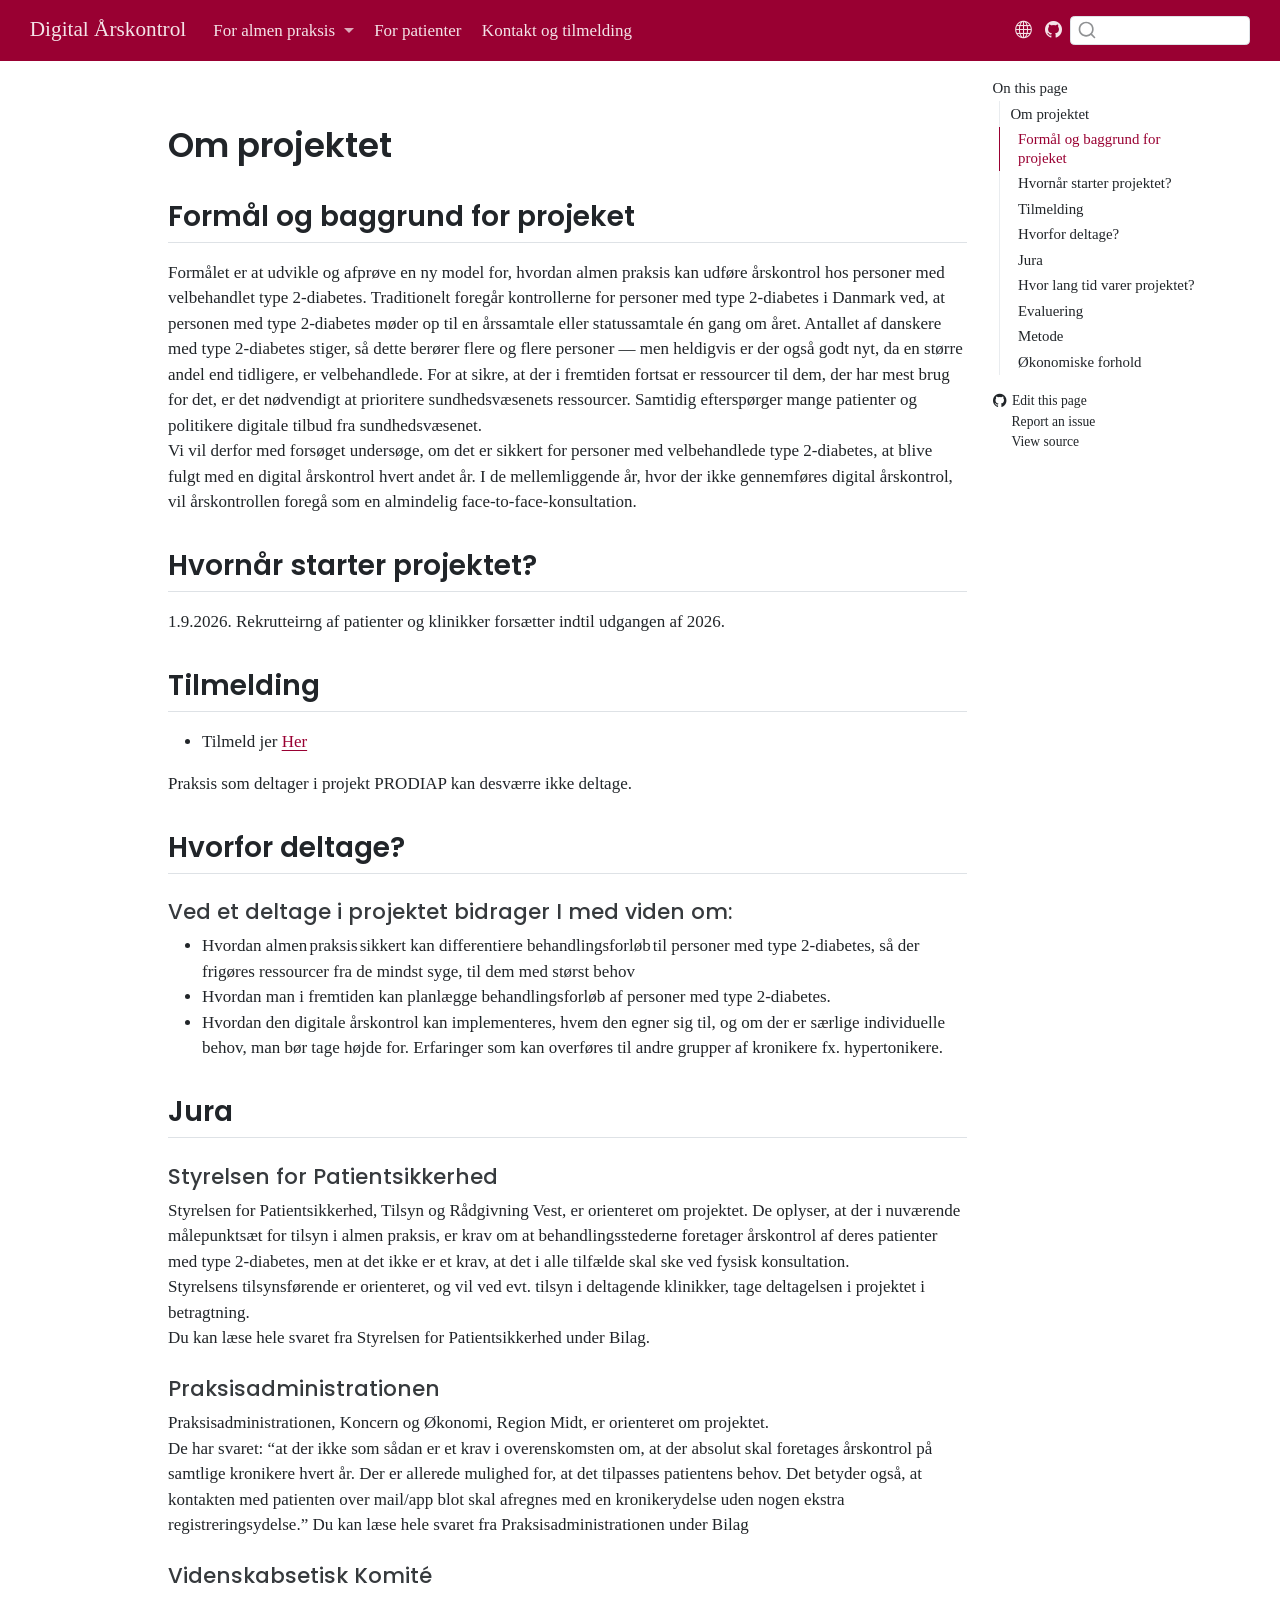
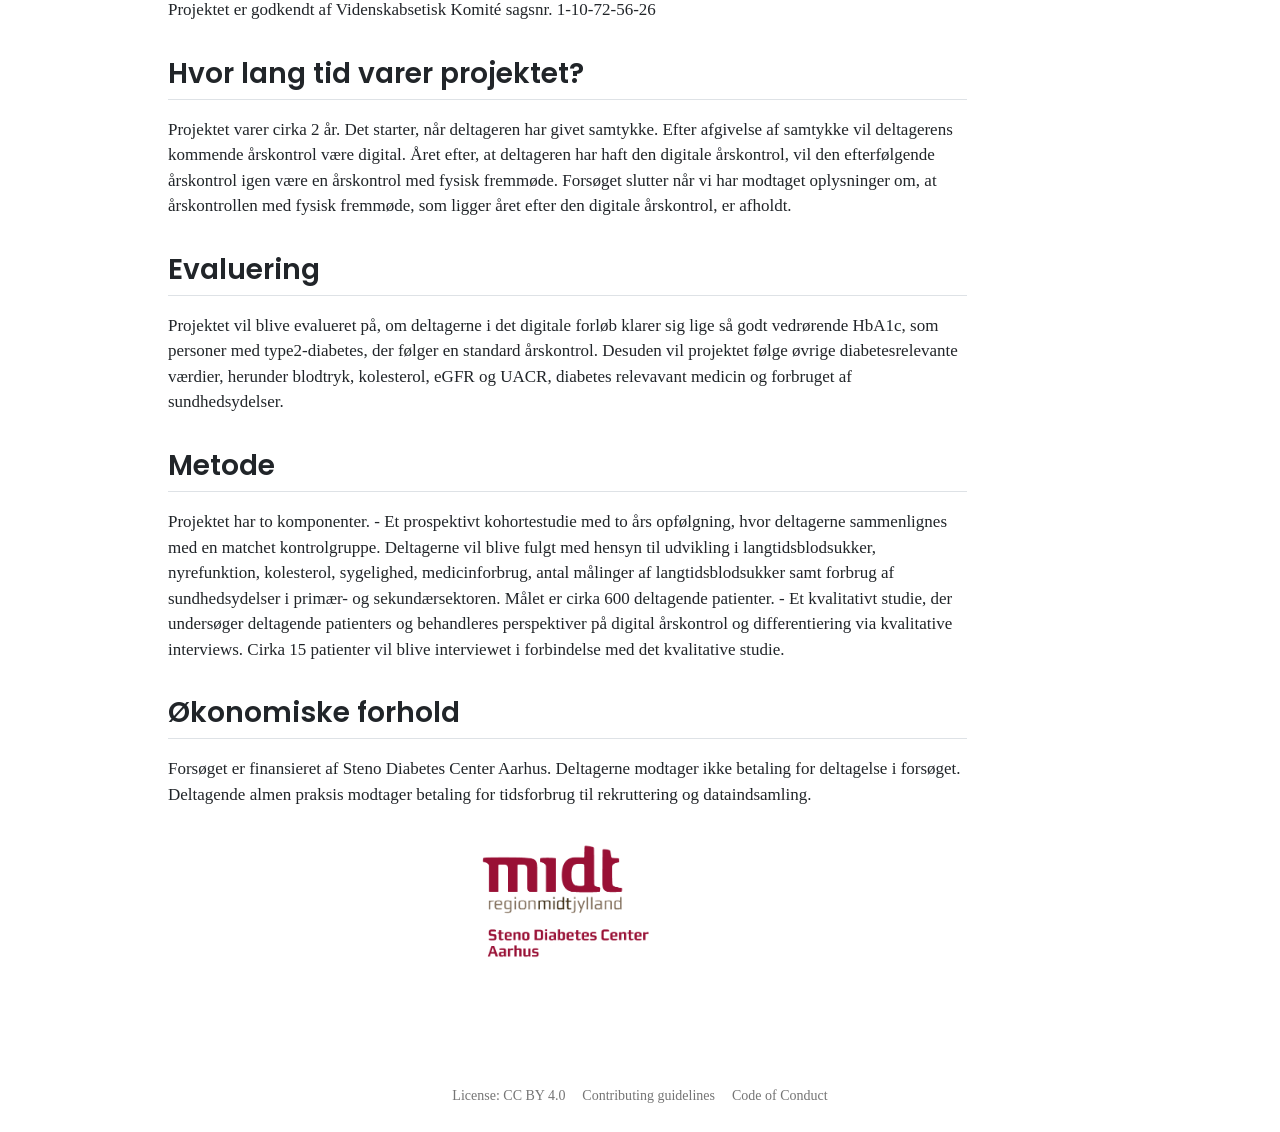
<file: for-almen-praksis.html>
<!DOCTYPE html>
<html xmlns="http://www.w3.org/1999/xhtml" lang="en" xml:lang="en"><head>

<meta charset="utf-8">
<meta name="generator" content="quarto-1.11.9">

<meta name="viewport" content="width=device-width, initial-scale=1.0, user-scalable=yes">


<title>for-almen-praksis – Digital Årskontrol</title>
<style>
/* Default styles provided by pandoc.
** See https://pandoc.org/MANUAL.html#variables-for-html for config info.
*/
span.smallcaps{font-variant: small-caps;}
div.columns{display: flex; gap: 1.5em;}
div.column{flex: auto;}
@media screen {
div.columns{gap: min(4vw, 1.5em);}
div.column{overflow-x: auto;}
}
div.hanging-indent{margin-left: 1.5em; text-indent: -1.5em;}
ul.task-list{list-style: none;}
ul.task-list li input[type="checkbox"] {
  width: 0.8em;
  margin: 0 0.8em 0.2em -1em; /* quarto-specific, see https://github.com/quarto-dev/quarto-cli/issues/4556 */ 
  vertical-align: middle;
}
</style>


<script src="site_libs/quarto-nav/quarto-nav.js"></script>
<script src="site_libs/clipboard/clipboard.min.js"></script>
<script src="site_libs/quarto-search/autocomplete.umd.js"></script>
<script src="site_libs/quarto-search/fuse.min.js"></script>
<script src="site_libs/quarto-search/quarto-search.js"></script>
<meta name="quarto:offset" content="./">
<script src="site_libs/quarto-html/quarto.js" type="module"></script>
<script src="site_libs/quarto-html/tabsets/tabsets.js" type="module"></script>
<script src="site_libs/quarto-html/scrollable-regions/scrollable-regions.js" type="module"></script>
<script src="site_libs/quarto-html/popper.min.js"></script>
<script src="site_libs/quarto-html/tippy.umd.min.js"></script>
<script src="site_libs/quarto-html/anchor.min.js"></script>
<link href="site_libs/quarto-html/tippy.css" rel="stylesheet">
<link href="site_libs/quarto-html/quarto-syntax-highlighting-1f42ef86e7bbcd4ef0935f55bd85d622.css" rel="stylesheet" class="quarto-color-scheme" id="quarto-text-highlighting-styles">
<link href="site_libs/quarto-html/quarto-syntax-highlighting-dark-b2c10e9313c6d05287a68e7950ff1397.css" rel="stylesheet" class="quarto-color-scheme quarto-color-alternate" id="quarto-text-highlighting-styles">
<link href="site_libs/quarto-html/quarto-syntax-highlighting-1f42ef86e7bbcd4ef0935f55bd85d622.css" rel="stylesheet" class="quarto-color-scheme-extra" id="quarto-text-highlighting-styles">
<script src="site_libs/bootstrap/bootstrap.min.js"></script>
<link href="site_libs/bootstrap/bootstrap-icons.css" rel="stylesheet">
<link href="site_libs/bootstrap/bootstrap-98ef3dce5b47f066bdf1b41a87c59794.min.css" rel="stylesheet" append-hash="true" class="quarto-color-scheme" id="quarto-bootstrap" data-mode="light">
<link href="site_libs/bootstrap/bootstrap-dark-0b306bf4a549962d18bcdc180073fccd.min.css" rel="stylesheet" append-hash="true" class="quarto-color-scheme quarto-color-alternate" id="quarto-bootstrap" data-mode="light">
<link href="site_libs/bootstrap/bootstrap-98ef3dce5b47f066bdf1b41a87c59794.min.css" rel="stylesheet" append-hash="true" class="quarto-color-scheme-extra" id="quarto-bootstrap" data-mode="light">
<script id="quarto-search-options" type="application/json">{
  "location": "navbar",
  "copy-button": false,
  "collapse-after": 3,
  "panel-placement": "end",
  "type": "textbox",
  "limit": 50,
  "keyboard-shortcut": [
    "f",
    "/",
    "s"
  ],
  "language": {
    "search-no-results-text": "No results",
    "search-matching-documents-text": "matching documents",
    "search-copy-link-title": "Copy link to search",
    "search-hide-matches-text": "Hide additional matches",
    "search-more-match-text": "more match in this document",
    "search-more-matches-text": "more matches in this document",
    "search-clear-button-title": "Clear",
    "search-text-placeholder": "",
    "search-detached-cancel-button-title": "Cancel",
    "search-submit-button-title": "Submit",
    "search-label": "Search"
  }
}</script>


</head>

<body class="nav-fixed quarto-light"><a id="quarto-skip-link" class="visually-hidden-focusable" href="#quarto-document-content">Skip to main content</a>

<div id="quarto-search-results"></div>
  <header id="quarto-header" class="headroom fixed-top">
    <nav class="navbar navbar-expand-lg " data-bs-theme="dark" aria-label="Site">
      <div class="navbar-container container-fluid">
      <div class="navbar-brand-container mx-auto">
    <a class="navbar-brand" href="./index.html">
    <span class="navbar-title">Digital Årskontrol</span>
    </a>
  </div>
          <button class="navbar-toggler" type="button" data-bs-toggle="collapse" data-bs-target="#navbarCollapse" aria-controls="navbarCollapse" aria-expanded="false" aria-label="Toggle navigation" onclick="if (window.quartoToggleHeadroom) { window.quartoToggleHeadroom(); }">
  <span class="navbar-toggler-icon"></span>
</button>
          <div class="collapse navbar-collapse" id="navbarCollapse">
            <ul class="navbar-nav navbar-nav-scroll me-auto">
  <li class="nav-item dropdown ">
    <a class="nav-link dropdown-toggle" href="#" id="nav-menu-for-almen-praksis" role="link" data-bs-toggle="dropdown" aria-expanded="false">
 <span class="menu-text">For almen praksis</span>
    </a>
    <ul class="dropdown-menu" aria-labelledby="nav-menu-for-almen-praksis">    
        <li>
    <a class="dropdown-item" href="./for-almen-praksis.html">
 <span class="dropdown-text">For almen praksis</span></a>
  </li>  
        <li>
    <a class="dropdown-item" href="./mere-om-projektet.html">
 <span class="dropdown-text">Mere om projektet</span></a>
  </li>  
        <li>
    <a class="dropdown-item" href="./bilag.html">
 <span class="dropdown-text">Bilag</span></a>
  </li>  
    </ul>
  </li>
  <li class="nav-item">
    <a class="nav-link" href="./for-patienter.html"> 
<span class="menu-text">For patienter</span></a>
  </li>  
  <li class="nav-item">
    <a class="nav-link" href="./kontakt.html"> 
<span class="menu-text">Kontakt og tilmelding</span></a>
  </li>  
</ul>
          </div> <!-- /navcollapse -->
            <div class="quarto-navbar-tools">
    <a href="https://steno-aarhus.github.io" title="" class="quarto-navigation-tool px-1" aria-label="Globe icon: Link to the Steno Aarhus GitHub landing webpage for all other Steno Aarhus projects"><i class="bi bi-globe"></i></a>
    <a href="https://github.com/steno-aarhus/digital-aarskontrol" title="" class="quarto-navigation-tool px-1" aria-label=""><i class="bi bi-github"></i></a>
</div>
            <div id="quarto-search" class="" title="Search"></div>
      </div> <!-- /container-fluid -->
    </nav>
</header>
<!-- content -->
<div id="quarto-content" class="quarto-container page-columns page-rows-contents page-layout-article page-navbar">
<!-- sidebar -->
<!-- margin-sidebar -->
    <div id="quarto-margin-sidebar" class="sidebar margin-sidebar">
        <nav id="TOC" role="doc-toc" aria-labelledby="toc-title" class="toc-active">
    <h2 id="toc-title">On this page</h2>
   
  <ul>
  <li><a href="#om-projektet" id="toc-om-projektet" class="nav-link active" data-scroll-target="#om-projektet">Om projektet</a>
  <ul class="collapse">
  <li><a href="#formål-og-baggrund-for-projeket" id="toc-formål-og-baggrund-for-projeket" class="nav-link" data-scroll-target="#formål-og-baggrund-for-projeket">Formål og baggrund for projeket</a></li>
  <li><a href="#hvornår-starter-projektet" id="toc-hvornår-starter-projektet" class="nav-link" data-scroll-target="#hvornår-starter-projektet">Hvornår starter projektet?</a></li>
  <li><a href="#tilmelding" id="toc-tilmelding" class="nav-link" data-scroll-target="#tilmelding">Tilmelding</a></li>
  <li><a href="#hvorfor-deltage" id="toc-hvorfor-deltage" class="nav-link" data-scroll-target="#hvorfor-deltage">Hvorfor deltage?</a></li>
  <li><a href="#jura" id="toc-jura" class="nav-link" data-scroll-target="#jura">Jura</a></li>
  <li><a href="#hvor-lang-tid-varer-projektet" id="toc-hvor-lang-tid-varer-projektet" class="nav-link" data-scroll-target="#hvor-lang-tid-varer-projektet">Hvor lang tid varer projektet?</a></li>
  <li><a href="#evaluering" id="toc-evaluering" class="nav-link" data-scroll-target="#evaluering">Evaluering</a></li>
  <li><a href="#metode" id="toc-metode" class="nav-link" data-scroll-target="#metode">Metode</a></li>
  <li><a href="#økonomiske-forhold" id="toc-økonomiske-forhold" class="nav-link" data-scroll-target="#økonomiske-forhold">Økonomiske forhold</a></li>
  </ul></li>
  </ul>
<div class="toc-actions"><ul><li><a href="https://github.com/steno-aarhus/digital-aarskontrol/edit/main/for-almen-praksis.qmd" class="toc-action"><i class="bi bi-github"></i>Edit this page</a></li><li><a href="https://github.com/steno-aarhus/digital-aarskontrol/issues/new" class="toc-action"><i class="bi empty"></i>Report an issue</a></li><li><a href="https://github.com/steno-aarhus/digital-aarskontrol/blob/main/for-almen-praksis.qmd" class="toc-action"><i class="bi empty"></i>View source</a></li></ul></div></nav>
    </div>
<!-- main -->
<main class="content" id="quarto-document-content" tabindex="-1"><header id="title-block-header" class="quarto-title-block"></header>




<section id="om-projektet" class="level1">
<h1>Om projektet</h1>
<section id="formål-og-baggrund-for-projeket" class="level2">
<h2 class="anchored" data-anchor-id="formål-og-baggrund-for-projeket">Formål og baggrund for projeket</h2>
<p>Formålet er at udvikle og afprøve en ny model for, hvordan almen praksis kan udføre årskontrol hos personer med velbehandlet type 2-diabetes. Traditionelt foregår kontrollerne for personer med type 2-diabetes i Danmark ved, at personen med type 2-diabetes møder op til en årssamtale eller statussamtale én gang om året. Antallet af danskere med type 2‑diabetes stiger, så dette berører flere og flere personer — men heldigvis er der også godt nyt, da en større andel end tidligere, er velbehandlede. For at sikre, at der i fremtiden fortsat er ressourcer til dem, der har mest brug for det, er det nødvendigt at prioritere sundhedsvæsenets ressourcer. Samtidig efterspørger mange patienter og politikere digitale tilbud fra sundhedsvæsenet.<br>
Vi vil derfor med forsøget undersøge, om det er sikkert for personer med velbehandlede type 2-diabetes, at blive fulgt med en digital årskontrol hvert andet år. I de mellemliggende år, hvor der ikke gennemføres digital årskontrol, vil årskontrollen foregå som en almindelig face-to-face-konsultation.</p>
</section>
<section id="hvornår-starter-projektet" class="level2">
<h2 class="anchored" data-anchor-id="hvornår-starter-projektet">Hvornår starter projektet?</h2>
<p>1.9.2026. Rekrutteirng af patienter og klinikker forsætter indtil udgangen af 2026.</p>
</section>
<section id="tilmelding" class="level2">
<h2 class="anchored" data-anchor-id="tilmelding">Tilmelding</h2>
<ul>
<li>Tilmeld jer <a href="https://redcap.au.dk/surveys/?s=PLN7T7LKK8YEDXDN">Her</a></li>
</ul>
<p>Praksis som deltager i projekt PRODIAP kan desværre ikke deltage.</p>
</section>
<section id="hvorfor-deltage" class="level2">
<h2 class="anchored" data-anchor-id="hvorfor-deltage">Hvorfor deltage?</h2>
<section id="ved-et-deltage-i-projektet-bidrager-i-med-viden-om" class="level4">
<h4 class="anchored" data-anchor-id="ved-et-deltage-i-projektet-bidrager-i-med-viden-om">Ved et deltage i projektet bidrager I med viden om:</h4>
<ul>
<li>Hvordan almen praksis sikkert kan differentiere behandlingsforløb til personer med type 2-diabetes, så der frigøres ressourcer fra de mindst syge, til dem med størst behov</li>
<li>Hvordan man i fremtiden kan planlægge behandlingsforløb af personer med type 2-diabetes.</li>
<li>Hvordan den digitale årskontrol kan implementeres, hvem den egner sig til, og om der er særlige individuelle behov, man bør tage højde for. Erfaringer som kan overføres til andre grupper af kronikere fx. hypertonikere.</li>
</ul>
</section>
</section>
<section id="jura" class="level2">
<h2 class="anchored" data-anchor-id="jura">Jura</h2>
<section id="styrelsen-for-patientsikkerhed" class="level4">
<h4 class="anchored" data-anchor-id="styrelsen-for-patientsikkerhed">Styrelsen for Patientsikkerhed</h4>
<p>Styrelsen for Patientsikkerhed, Tilsyn og Rådgivning Vest, er orienteret om projektet. De oplyser, at der i nuværende målepunktsæt for tilsyn i almen praksis, er krav om at behandlingsstederne foretager årskontrol af deres patienter med type 2-diabetes, men at det <strong>ikke</strong> er et krav, at det i alle tilfælde skal ske ved fysisk konsultation.<br>
Styrelsens tilsynsførende er orienteret, og vil ved evt. tilsyn i deltagende klinikker, tage deltagelsen i projektet i betragtning.<br>
Du kan læse hele svaret fra Styrelsen for Patientsikkerhed under Bilag.</p>
</section>
<section id="praksisadministrationen" class="level4">
<h4 class="anchored" data-anchor-id="praksisadministrationen">Praksisadministrationen</h4>
<p>Praksisadministrationen, Koncern og Økonomi, Region Midt, er orienteret om projektet.<br>
De har svaret: “at der ikke som sådan er et krav i overenskomsten om, at der absolut skal foretages årskontrol på samtlige kronikere hvert år. Der er allerede mulighed for, at det tilpasses patientens behov. Det betyder også, at kontakten med patienten over mail/app blot skal afregnes med en kronikerydelse uden nogen ekstra registreringsydelse.” Du kan læse hele svaret fra Praksisadministrationen under Bilag</p>
</section>
<section id="videnskabsetisk-komité" class="level4">
<h4 class="anchored" data-anchor-id="videnskabsetisk-komité">Videnskabsetisk Komité</h4>
<p>Projektet er godkendt af Videnskabsetisk Komité sagsnr. 1-10-72-56-26</p>
</section>
</section>
<section id="hvor-lang-tid-varer-projektet" class="level2">
<h2 class="anchored" data-anchor-id="hvor-lang-tid-varer-projektet">Hvor lang tid varer projektet?</h2>
<p>Projektet varer cirka 2 år. Det starter, når deltageren har givet samtykke. Efter afgivelse af samtykke vil deltagerens kommende årskontrol være digital. Året efter, at deltageren har haft den digitale årskontrol, vil den efterfølgende årskontrol igen være en årskontrol med fysisk fremmøde. Forsøget slutter når vi har modtaget oplysninger om, at årskontrollen med fysisk fremmøde, som ligger året efter den digitale årskontrol, er afholdt.</p>
</section>
<section id="evaluering" class="level2">
<h2 class="anchored" data-anchor-id="evaluering">Evaluering</h2>
<p>Projektet vil blive evalueret på, om deltagerne i det digitale forløb klarer sig lige så godt vedrørende HbA1c, som personer med type2-diabetes, der følger en standard årskontrol. Desuden vil projektet følge øvrige diabetesrelevante værdier, herunder blodtryk, kolesterol, eGFR og UACR, diabetes relevavant medicin og forbruget af sundhedsydelser.</p>
</section>
<section id="metode" class="level2">
<h2 class="anchored" data-anchor-id="metode">Metode</h2>
<p>Projektet har to komponenter. - Et prospektivt kohortestudie med to års opfølgning, hvor deltagerne sammenlignes med en matchet kontrolgruppe. Deltagerne vil blive fulgt med hensyn til udvikling i langtidsblodsukker, nyrefunktion, kolesterol, sygelighed, medicinforbrug, antal målinger af langtidsblodsukker samt forbrug af sundhedsydelser i primær- og sekundærsektoren. Målet er cirka 600 deltagende patienter. - Et kvalitativt studie, der undersøger deltagende patienters og behandleres perspektiver på digital årskontrol og differentiering via kvalitative interviews. Cirka 15 patienter vil blive interviewet i forbindelse med det kvalitative studie.</p>
</section>
<section id="økonomiske-forhold" class="level2">
<h2 class="anchored" data-anchor-id="økonomiske-forhold">Økonomiske forhold</h2>
<p>Forsøget er finansieret af Steno Diabetes Center Aarhus. Deltagerne modtager ikke betaling for deltagelse i forsøget. Deltagende almen praksis modtager betaling for tidsforbrug til rekruttering og dataindsamling.</p>
<div class="text-center">
<p><img src="./images/rm-logo.png" class="img-fluid" width="200"></p>
</div>


</section>
</section>

</main> <!-- /main -->
<script id="quarto-html-after-body" type="application/javascript">
  window.document.addEventListener("DOMContentLoaded", function (event) {
    const icon = "";
    const anchorJS = new window.AnchorJS();
    anchorJS.options = {
      placement: 'right',
      icon: icon
    };
    anchorJS.add('.anchored');
    const isCodeAnnotation = (el) => {
      for (const clz of el.classList) {
        if (clz.startsWith('code-annotation-')) {                     
          return true;
        }
      }
      return false;
    }
    const onCopySuccess = function(e) {
      // button target
      const button = e.trigger;
      // don't keep focus
      button.blur();
      // flash "checked"
      button.classList.add('code-copy-button-checked');
      var currentTitle = button.getAttribute("title");
      button.setAttribute("title", "Copied!");
      let tooltip;
      if (window.bootstrap) {
        button.setAttribute("data-bs-toggle", "tooltip");
        button.setAttribute("data-bs-placement", "left");
        button.setAttribute("data-bs-title", "Copied!");
        tooltip = new bootstrap.Tooltip(button, 
          { trigger: "manual", 
            customClass: "code-copy-button-tooltip",
            offset: [0, -8]});
        tooltip.show();    
      }
      setTimeout(function() {
        if (tooltip) {
          tooltip.hide();
          button.removeAttribute("data-bs-title");
          button.removeAttribute("data-bs-toggle");
          button.removeAttribute("data-bs-placement");
        }
        button.setAttribute("title", currentTitle);
        button.classList.remove('code-copy-button-checked');
      }, 1000);
      // clear code selection
      e.clearSelection();
    }
    const getTextToCopy = function(trigger) {
      const outerScaffold = trigger.parentElement.cloneNode(true);
      const codeEl = outerScaffold.querySelector('code');
      for (const childEl of codeEl.children) {
        if (isCodeAnnotation(childEl)) {
          childEl.remove();
        }
      }
      return codeEl.innerText;
    }
    const clipboard = new window.ClipboardJS('.code-copy-button:not([data-in-quarto-modal])', {
      text: getTextToCopy
    });
    clipboard.on('success', onCopySuccess);
    if (window.document.getElementById('quarto-embedded-source-code-modal')) {
      const clipboardModal = new window.ClipboardJS('.code-copy-button[data-in-quarto-modal]', {
        text: getTextToCopy,
        container: window.document.getElementById('quarto-embedded-source-code-modal')
      });
      clipboardModal.on('success', onCopySuccess);
    }
      var localhostRegex = new RegExp(/^(?:http|https):\/\/localhost\:?[0-9]*\//);
      var mailtoRegex = new RegExp(/^mailto:/);
        var filterRegex = new RegExp("https:\/\/steno-aarhus\.github\.io\/digital-aarskontrol\/");
      var isInternal = (href) => {
          return filterRegex.test(href) || localhostRegex.test(href) || mailtoRegex.test(href);
      }
      // Inspect non-navigation links and adorn them if external
      window.quartoDecorateExternalLinks = function (root) {
     var links = (root || window.document).querySelectorAll('a[href]:not(.nav-link):not(.navbar-brand):not(.toc-action):not(.sidebar-link):not(.sidebar-item-toggle):not(.pagination-link):not(.no-external):not([aria-hidden]):not(.dropdown-item):not(.quarto-navigation-tool):not(.about-link)');
      for (var i=0; i<links.length; i++) {
        const link = links[i];
        if (!isInternal(link.href)) {
          // undo the damage that might have been done by quarto-nav.js in the case of
          // links that we want to consider external
          if (link.dataset.originalHref !== undefined) {
            link.href = link.dataset.originalHref;
          }
          if (!link.classList.contains('no-external-icon')) {
          }
        }
      }
      };
      window.quartoDecorateExternalLinks(window.document);
    // Esc closes the popup (WCAG 1.4.13) and focus leaving both trigger and
    // popup closes it (WCAG 2.4.11); tippy handles neither for interactive popups.
    const hideOnEscAndFocusOut = {
      name: 'hideOnEscAndFocusOut',
      defaultValue: true,
      fn(instance) {
        const dismiss = () => {
          // A show scheduled by the trigger delay would otherwise reopen it
          instance.clearDelayTimeouts();
          instance.hide();
        };
        const onKeyDown = (event) => {
          if (event.key !== 'Escape') {
            return;
          }
          // Keep Esc from also reaching page handlers (e.g. reveal.js overview),
          // except an open reveal.js slide menu, which Esc should close too.
          // The menu handles keys only when its keyboard option is on.
          const menuHandlesEsc = window.Reveal?.getPlugin?.('menu')?.isOpen() &&
            window.Reveal.getConfig().menu?.keyboard !== false;
          if (!menuHandlesEsc) {
            event.stopPropagation();
          }
          if (instance.popper.contains(window.document.activeElement)) {
            // Disabled while refocusing so the focus trigger does not reopen it
            instance.disable();
            instance.reference.focus();
            instance.enable();
          }
          dismiss();
        };
        const onFocusOut = (event) => {
          const target = event.relatedTarget;
          if (target && !instance.reference.contains(target) &&
              !instance.popper.contains(target)) {
            dismiss();
          }
        };
        // On the trigger too: a click trigger (code-annotations: select) has no
        // blur handling. Attached for the instance's lifetime so leaving the
        // trigger also cancels a show still pending on the trigger delay.
        instance.reference.addEventListener('focusout', onFocusOut);
        return {
          onShow() {
            window.document.addEventListener('keydown', onKeyDown, true);
            instance.popper.addEventListener('focusout', onFocusOut);
          },
          onHide() {
            window.document.removeEventListener('keydown', onKeyDown, true);
            instance.popper.removeEventListener('focusout', onFocusOut);
          },
          onDestroy() {
            instance.reference.removeEventListener('focusout', onFocusOut);
          },
        };
      },
    };
    function tippyHover(el, contentFn, onTriggerFn, onUntriggerFn) {
      const config = {
        allowHTML: true,
        maxWidth: 500,
        delay: 100,
        arrow: false,
        appendTo: function(el) {
            return el.parentElement;
        },
        interactive: true,
        interactiveBorder: 10,
        theme: 'quarto',
        placement: 'bottom-start',
        plugins: [hideOnEscAndFocusOut],
      };
      if (contentFn) {
        config.content = contentFn;
      }
      if (onTriggerFn) {
        config.onTrigger = onTriggerFn;
      }
      if (onUntriggerFn) {
        config.onUntrigger = onUntriggerFn;
      }
      window.tippy(el, config); 
    }
    const noterefs = window.document.querySelectorAll('a[role="doc-noteref"]');
    for (var i=0; i<noterefs.length; i++) {
      const ref = noterefs[i];
      tippyHover(ref, function() {
        // use id or data attribute instead here
        let href = ref.getAttribute('data-footnote-href') || ref.getAttribute('href');
        try { href = new URL(href).hash; } catch {}
        const id = href.replace(/^#\/?/, "");
        const note = window.document.getElementById(id);
        if (note) {
          return note.innerHTML;
        } else {
          return "";
        }
      });
    }
    const xrefs = window.document.querySelectorAll('a.quarto-xref');
    const processXRef = (id, note) => {
      // Strip column container classes
      const stripColumnClz = (el) => {
        el.classList.remove("page-full", "page-columns");
        if (el.children) {
          for (const child of el.children) {
            stripColumnClz(child);
          }
        }
      }
      stripColumnClz(note)
      if (id === null || id.startsWith('sec-')) {
        // Special case sections, only their first couple elements
        const container = document.createElement("div");
        if (note.children && note.children.length > 2) {
          container.appendChild(note.children[0].cloneNode(true));
          for (let i = 1; i < note.children.length; i++) {
            const child = note.children[i];
            if (child.tagName === "P" && child.innerText === "") {
              continue;
            } else {
              container.appendChild(child.cloneNode(true));
              break;
            }
          }
          if (window.Quarto?.typesetMath) {
            window.Quarto.typesetMath(container);
          }
          return container.innerHTML
        } else {
          if (window.Quarto?.typesetMath) {
            window.Quarto.typesetMath(note);
          }
          return note.innerHTML;
        }
      } else {
        // Remove any anchor links if they are present
        const anchorLink = note.querySelector('a.anchorjs-link');
        if (anchorLink) {
          anchorLink.remove();
        }
        if (window.Quarto?.typesetMath) {
          window.Quarto.typesetMath(note);
        }
        if (note.classList.contains("callout")) {
          return note.outerHTML;
        } else {
          return note.innerHTML;
        }
      }
    }
    for (var i=0; i<xrefs.length; i++) {
      const xref = xrefs[i];
      tippyHover(xref, undefined, function(instance) {
        instance.disable();
        let url = xref.getAttribute('href');
        let hash = undefined; 
        if (url.startsWith('#')) {
          hash = url;
        } else {
          try { hash = new URL(url).hash; } catch {}
        }
        if (hash) {
          const id = hash.replace(/^#\/?/, "");
          const note = window.document.getElementById(id);
          if (note !== null) {
            try {
              const html = processXRef(id, note.cloneNode(true));
              instance.setContent(html);
            } finally {
              instance.enable();
              instance.show();
            }
          } else {
            // See if we can fetch this
            fetch(url.split('#')[0])
            .then(res => res.text())
            .then(html => {
              const parser = new DOMParser();
              const htmlDoc = parser.parseFromString(html, "text/html");
              const note = htmlDoc.getElementById(id);
              if (note !== null) {
                const html = processXRef(id, note);
                instance.setContent(html);
              } 
            }).finally(() => {
              instance.enable();
              instance.show();
            });
          }
        } else {
          // See if we can fetch a full url (with no hash to target)
          // This is a special case and we should probably do some content thinning / targeting
          fetch(url)
          .then(res => res.text())
          .then(html => {
            const parser = new DOMParser();
            const htmlDoc = parser.parseFromString(html, "text/html");
            const note = htmlDoc.querySelector('main.content');
            if (note !== null) {
              // This should only happen for chapter cross references
              // (since there is no id in the URL)
              // remove the first header
              if (note.children.length > 0 && note.children[0].tagName === "HEADER") {
                note.children[0].remove();
              }
              const html = processXRef(null, note);
              instance.setContent(html);
            } 
          }).finally(() => {
            instance.enable();
            instance.show();
          });
        }
      }, function(instance) {
      });
    }
        let selectedAnnoteEl;
        const selectorForAnnotation = ( cell, annotation) => {
          let cellAttr = 'data-code-cell="' + cell + '"';
          let lineAttr = 'data-code-annotation="' +  annotation + '"';
          const selector = 'span[' + cellAttr + '][' + lineAttr + ']';
          return selector;
        }
        const selectCodeLines = (annoteEl) => {
          const doc = window.document;
          const targetCell = annoteEl.getAttribute("data-target-cell");
          const targetAnnotation = annoteEl.getAttribute("data-target-annotation");
          const annoteSpan = window.document.querySelector(selectorForAnnotation(targetCell, targetAnnotation));
          const lines = annoteSpan.getAttribute("data-code-lines").split(",");
          const lineIds = lines.map((line) => {
            return targetCell + "-" + line;
          })
          // Each band is positioned against its own containing block, which is
          // not the offsetParent of the lines, so place it from client rects.
          const placeBand = (band, firstEl, lastEl, codeBlock) => {
            const container = band.offsetParent;
            if (container === null) {
              return;
            }
            const containerRect = container.getBoundingClientRect();
            // Reveal.js scales slides with a transform, so convert client
            // pixels back to the CSS pixels of the container.
            const scale = containerRect.height / container.offsetHeight || 1;
            const firstRect = firstEl.getBoundingClientRect();
            const lastRect = lastEl.getBoundingClientRect();
            const top = (firstRect.top - containerRect.top) / scale - container.clientTop + container.scrollTop;
            const height = (lastRect.bottom - firstRect.top) / scale;
            band.style.top = top - 2 + "px";
            band.style.height = height + 4 + "px";
            if (codeBlock) {
              // Without the copy button wrapper, the containing block is wider
              // than the code block, so span the code block explicitly.
              const blockRect = codeBlock.getBoundingClientRect();
              band.style.left = (blockRect.left - containerRect.left) / scale - container.clientLeft + container.scrollLeft + "px";
              band.style.width = blockRect.width / scale + "px";
            }
          };
          if (lineIds.length > 0) {
            const el = window.document.getElementById(lineIds[0]);
            const lastEl = window.document.getElementById(lineIds[lineIds.length - 1]);
            const parent = el.parentElement.parentElement;
            // cook up a div (if necessary) and position it
            let div = window.document.getElementById("code-annotation-line-highlight");
            if (div === null) {
              div = window.document.createElement("div");
              div.setAttribute("id", "code-annotation-line-highlight");
              div.style.position = 'absolute';
              parent.appendChild(div);
            }
            placeBand(div, el, lastEl, parent.closest("div.sourceCode") || parent);
            let gutterDiv = window.document.getElementById("code-annotation-line-highlight-gutter");
            if (gutterDiv === null) {
              gutterDiv = window.document.createElement("div");
              gutterDiv.setAttribute("id", "code-annotation-line-highlight-gutter");
              gutterDiv.style.position = 'absolute';
              const codeCell = window.document.getElementById(targetCell);
              const gutter = codeCell.querySelector('.code-annotation-gutter');
              gutter.appendChild(gutterDiv);
            }
            placeBand(gutterDiv, el, lastEl);
            selectedAnnoteEl = annoteEl;
          }
        };
        const unselectCodeLines = () => {
          const elementsIds = ["code-annotation-line-highlight", "code-annotation-line-highlight-gutter"];
          elementsIds.forEach((elId) => {
            const div = window.document.getElementById(elId);
            if (div) {
              div.remove();
            }
          });
          selectedAnnoteEl = undefined;
        };
          // Handle positioning of the toggle
      window.addEventListener(
        "resize",
        throttle(() => {
          elRect = undefined;
          if (selectedAnnoteEl) {
            selectCodeLines(selectedAnnoteEl);
          }
        }, 10)
      );
      function throttle(fn, ms) {
      let throttle = false;
      let timer;
        return (...args) => {
          if(!throttle) { // first call gets through
              fn.apply(this, args);
              throttle = true;
          } else { // all the others get throttled
              if(timer) clearTimeout(timer); // cancel #2
              timer = setTimeout(() => {
                fn.apply(this, args);
                timer = throttle = false;
              }, ms);
          }
        };
      }
        // Attach click handler to the DT
        const annoteDls = window.document.querySelectorAll('dt[data-target-cell]');
        for (const annoteDlNode of annoteDls) {
          annoteDlNode.addEventListener('click', (event) => {
            const clickedEl = event.target;
            if (clickedEl !== selectedAnnoteEl) {
              unselectCodeLines();
              const activeEl = window.document.querySelector('dt[data-target-cell].code-annotation-active');
              if (activeEl) {
                activeEl.classList.remove('code-annotation-active');
              }
              selectCodeLines(clickedEl);
              clickedEl.classList.add('code-annotation-active');
            } else {
              // Unselect the line
              unselectCodeLines();
              clickedEl.classList.remove('code-annotation-active');
            }
          });
        }
    const findCites = (el) => {
      const parentEl = el.parentElement;
      if (parentEl) {
        const cites = parentEl.dataset.cites;
        if (cites) {
          return {
            el,
            cites: cites.split(' ')
          };
        } else {
          return findCites(el.parentElement)
        }
      } else {
        return undefined;
      }
    };
    var bibliorefs = window.document.querySelectorAll('a[role="doc-biblioref"]');
    for (var i=0; i<bibliorefs.length; i++) {
      const ref = bibliorefs[i];
      const citeInfo = findCites(ref);
      if (citeInfo) {
        tippyHover(citeInfo.el, function() {
          var popup = window.document.createElement('div');
          citeInfo.cites.forEach(function(cite) {
            var citeDiv = window.document.createElement('div');
            citeDiv.classList.add('hanging-indent');
            citeDiv.classList.add('csl-entry');
            var biblioDiv = window.document.getElementById('ref-' + cite);
            if (biblioDiv) {
              citeDiv.innerHTML = biblioDiv.innerHTML;
            }
            popup.appendChild(citeDiv);
          });
          return popup.innerHTML;
        });
      }
    }
  });
  </script>
  <script type="application/javascript">
  window.quartoScrollableRegionsLabels = {"code":"Scrollable code","output":"Scrollable output"};
  </script>
</div> <!-- /content -->
<footer class="footer">
  <div class="nav-footer">
    <div class="nav-footer-left">
      &nbsp;
    </div>   
    <div class="nav-footer-center">
      <ul class="footer-items list-unstyled">
    <li class="nav-item">
    <a class="nav-link" href="https://creativecommons.org/licenses/by/4.0/">
<p>License: CC BY 4.0</p>
</a>
  </li>  
    <li class="nav-item">
    <a class="nav-link" href="https://steno-aarhus.github.io/research/CONTRIBUTING.html">
<p>Contributing guidelines</p>
</a>
  </li>  
    <li class="nav-item">
    <a class="nav-link" href="https://steno-aarhus.github.io/research/CODE_OF_CONDUCT.html">
<p>Code of Conduct</p>
</a>
  </li>  
</ul>
    <div class="toc-actions d-sm-block d-md-none"><ul><li><a href="https://github.com/steno-aarhus/digital-aarskontrol/edit/main/for-almen-praksis.qmd" class="toc-action"><i class="bi bi-github"></i>Edit this page</a></li><li><a href="https://github.com/steno-aarhus/digital-aarskontrol/issues/new" class="toc-action"><i class="bi empty"></i>Report an issue</a></li><li><a href="https://github.com/steno-aarhus/digital-aarskontrol/blob/main/for-almen-praksis.qmd" class="toc-action"><i class="bi empty"></i>View source</a></li></ul></div></div>
    <div class="nav-footer-right">
      &nbsp;
    </div>
  </div>
</footer>




</body></html>
</file>
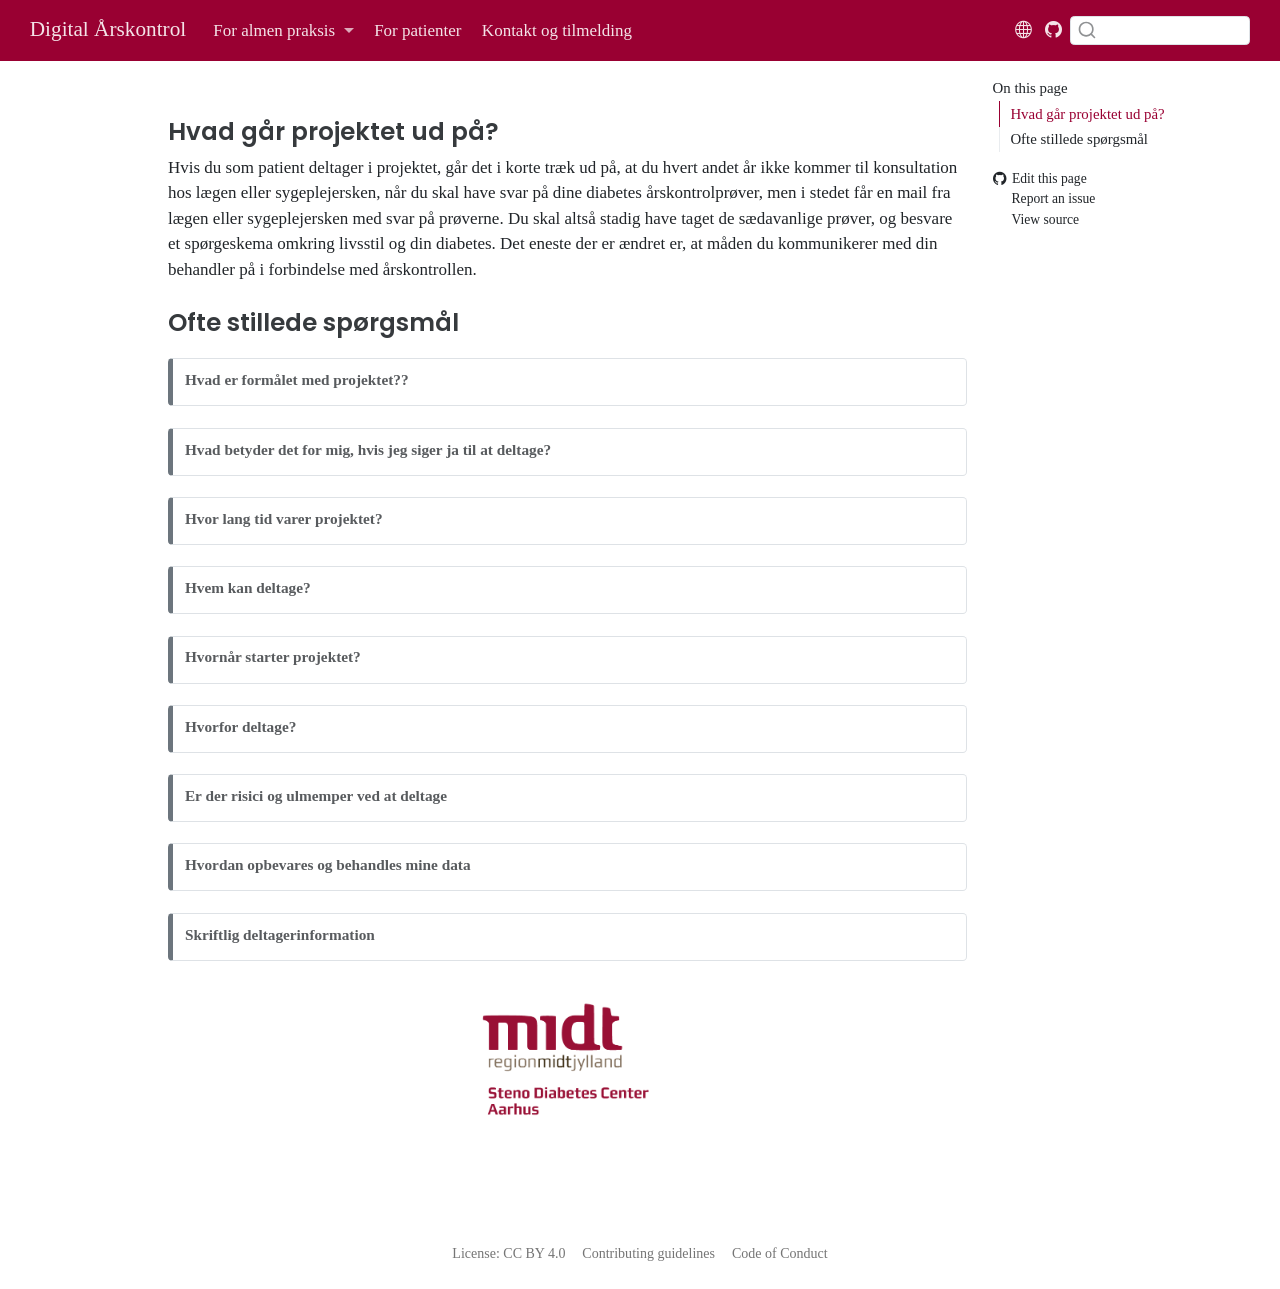
<file: for-patienter.html>
<!DOCTYPE html>
<html xmlns="http://www.w3.org/1999/xhtml" lang="en" xml:lang="en"><head>

<meta charset="utf-8">
<meta name="generator" content="quarto-1.11.9">

<meta name="viewport" content="width=device-width, initial-scale=1.0, user-scalable=yes">


<title>for-patienter – Digital Årskontrol</title>
<style>
/* Default styles provided by pandoc.
** See https://pandoc.org/MANUAL.html#variables-for-html for config info.
*/
span.smallcaps{font-variant: small-caps;}
div.columns{display: flex; gap: 1.5em;}
div.column{flex: auto;}
@media screen {
div.columns{gap: min(4vw, 1.5em);}
div.column{overflow-x: auto;}
}
div.hanging-indent{margin-left: 1.5em; text-indent: -1.5em;}
ul.task-list{list-style: none;}
ul.task-list li input[type="checkbox"] {
  width: 0.8em;
  margin: 0 0.8em 0.2em -1em; /* quarto-specific, see https://github.com/quarto-dev/quarto-cli/issues/4556 */ 
  vertical-align: middle;
}
</style>


<script src="site_libs/quarto-nav/quarto-nav.js"></script>
<script src="site_libs/clipboard/clipboard.min.js"></script>
<script src="site_libs/quarto-search/autocomplete.umd.js"></script>
<script src="site_libs/quarto-search/fuse.min.js"></script>
<script src="site_libs/quarto-search/quarto-search.js"></script>
<meta name="quarto:offset" content="./">
<script src="site_libs/quarto-html/quarto.js" type="module"></script>
<script src="site_libs/quarto-html/tabsets/tabsets.js" type="module"></script>
<script src="site_libs/quarto-html/scrollable-regions/scrollable-regions.js" type="module"></script>
<script src="site_libs/quarto-html/popper.min.js"></script>
<script src="site_libs/quarto-html/tippy.umd.min.js"></script>
<script src="site_libs/quarto-html/anchor.min.js"></script>
<link href="site_libs/quarto-html/tippy.css" rel="stylesheet">
<link href="site_libs/quarto-html/quarto-syntax-highlighting-1f42ef86e7bbcd4ef0935f55bd85d622.css" rel="stylesheet" class="quarto-color-scheme" id="quarto-text-highlighting-styles">
<link href="site_libs/quarto-html/quarto-syntax-highlighting-dark-b2c10e9313c6d05287a68e7950ff1397.css" rel="stylesheet" class="quarto-color-scheme quarto-color-alternate" id="quarto-text-highlighting-styles">
<link href="site_libs/quarto-html/quarto-syntax-highlighting-1f42ef86e7bbcd4ef0935f55bd85d622.css" rel="stylesheet" class="quarto-color-scheme-extra" id="quarto-text-highlighting-styles">
<script src="site_libs/bootstrap/bootstrap.min.js"></script>
<link href="site_libs/bootstrap/bootstrap-icons.css" rel="stylesheet">
<link href="site_libs/bootstrap/bootstrap-98ef3dce5b47f066bdf1b41a87c59794.min.css" rel="stylesheet" append-hash="true" class="quarto-color-scheme" id="quarto-bootstrap" data-mode="light">
<link href="site_libs/bootstrap/bootstrap-dark-0b306bf4a549962d18bcdc180073fccd.min.css" rel="stylesheet" append-hash="true" class="quarto-color-scheme quarto-color-alternate" id="quarto-bootstrap" data-mode="light">
<link href="site_libs/bootstrap/bootstrap-98ef3dce5b47f066bdf1b41a87c59794.min.css" rel="stylesheet" append-hash="true" class="quarto-color-scheme-extra" id="quarto-bootstrap" data-mode="light">
<script id="quarto-search-options" type="application/json">{
  "location": "navbar",
  "copy-button": false,
  "collapse-after": 3,
  "panel-placement": "end",
  "type": "textbox",
  "limit": 50,
  "keyboard-shortcut": [
    "f",
    "/",
    "s"
  ],
  "language": {
    "search-no-results-text": "No results",
    "search-matching-documents-text": "matching documents",
    "search-copy-link-title": "Copy link to search",
    "search-hide-matches-text": "Hide additional matches",
    "search-more-match-text": "more match in this document",
    "search-more-matches-text": "more matches in this document",
    "search-clear-button-title": "Clear",
    "search-text-placeholder": "",
    "search-detached-cancel-button-title": "Cancel",
    "search-submit-button-title": "Submit",
    "search-label": "Search"
  }
}</script>


</head>

<body class="nav-fixed quarto-light"><a id="quarto-skip-link" class="visually-hidden-focusable" href="#quarto-document-content">Skip to main content</a>

<div id="quarto-search-results"></div>
  <header id="quarto-header" class="headroom fixed-top">
    <nav class="navbar navbar-expand-lg " data-bs-theme="dark" aria-label="Site">
      <div class="navbar-container container-fluid">
      <div class="navbar-brand-container mx-auto">
    <a class="navbar-brand" href="./index.html">
    <span class="navbar-title">Digital Årskontrol</span>
    </a>
  </div>
          <button class="navbar-toggler" type="button" data-bs-toggle="collapse" data-bs-target="#navbarCollapse" aria-controls="navbarCollapse" aria-expanded="false" aria-label="Toggle navigation" onclick="if (window.quartoToggleHeadroom) { window.quartoToggleHeadroom(); }">
  <span class="navbar-toggler-icon"></span>
</button>
          <div class="collapse navbar-collapse" id="navbarCollapse">
            <ul class="navbar-nav navbar-nav-scroll me-auto">
  <li class="nav-item dropdown ">
    <a class="nav-link dropdown-toggle" href="#" id="nav-menu-for-almen-praksis" role="link" data-bs-toggle="dropdown" aria-expanded="false">
 <span class="menu-text">For almen praksis</span>
    </a>
    <ul class="dropdown-menu" aria-labelledby="nav-menu-for-almen-praksis">    
        <li>
    <a class="dropdown-item" href="./for-almen-praksis.html">
 <span class="dropdown-text">For almen praksis</span></a>
  </li>  
        <li>
    <a class="dropdown-item" href="./mere-om-projektet.html">
 <span class="dropdown-text">Mere om projektet</span></a>
  </li>  
        <li>
    <a class="dropdown-item" href="./bilag.html">
 <span class="dropdown-text">Bilag</span></a>
  </li>  
    </ul>
  </li>
  <li class="nav-item">
    <a class="nav-link active" href="./for-patienter.html" aria-current="page"> 
<span class="menu-text">For patienter</span></a>
  </li>  
  <li class="nav-item">
    <a class="nav-link" href="./kontakt.html"> 
<span class="menu-text">Kontakt og tilmelding</span></a>
  </li>  
</ul>
          </div> <!-- /navcollapse -->
            <div class="quarto-navbar-tools">
    <a href="https://steno-aarhus.github.io" title="" class="quarto-navigation-tool px-1" aria-label="Globe icon: Link to the Steno Aarhus GitHub landing webpage for all other Steno Aarhus projects"><i class="bi bi-globe"></i></a>
    <a href="https://github.com/steno-aarhus/digital-aarskontrol" title="" class="quarto-navigation-tool px-1" aria-label=""><i class="bi bi-github"></i></a>
</div>
            <div id="quarto-search" class="" title="Search"></div>
      </div> <!-- /container-fluid -->
    </nav>
</header>
<!-- content -->
<div id="quarto-content" class="quarto-container page-columns page-rows-contents page-layout-article page-navbar">
<!-- sidebar -->
<!-- margin-sidebar -->
    <div id="quarto-margin-sidebar" class="sidebar margin-sidebar">
        <nav id="TOC" role="doc-toc" aria-labelledby="toc-title" class="toc-active">
    <h2 id="toc-title">On this page</h2>
   
  <ul>
  <li><a href="#hvad-går-projektet-ud-på" id="toc-hvad-går-projektet-ud-på" class="nav-link active" data-scroll-target="#hvad-går-projektet-ud-på">Hvad går projektet ud på?</a></li>
  <li><a href="#ofte-stillede-spørgsmål" id="toc-ofte-stillede-spørgsmål" class="nav-link" data-scroll-target="#ofte-stillede-spørgsmål">Ofte stillede spørgsmål</a></li>
  </ul>
<div class="toc-actions"><ul><li><a href="https://github.com/steno-aarhus/digital-aarskontrol/edit/main/for-patienter.qmd" class="toc-action"><i class="bi bi-github"></i>Edit this page</a></li><li><a href="https://github.com/steno-aarhus/digital-aarskontrol/issues/new" class="toc-action"><i class="bi empty"></i>Report an issue</a></li><li><a href="https://github.com/steno-aarhus/digital-aarskontrol/blob/main/for-patienter.qmd" class="toc-action"><i class="bi empty"></i>View source</a></li></ul></div></nav>
    </div>
<!-- main -->
<main class="content" id="quarto-document-content" tabindex="-1"><header id="title-block-header" class="quarto-title-block"></header>




<section id="hvad-går-projektet-ud-på" class="level3">
<h3 class="anchored" data-anchor-id="hvad-går-projektet-ud-på">Hvad går projektet ud på?</h3>
<p>Hvis du som patient deltager i projektet, går det i korte træk ud på, at du hvert andet år ikke kommer til konsultation hos lægen eller sygeplejersken, når du skal have svar på dine diabetes årskontrolprøver, men i stedet får en mail fra lægen eller sygeplejersken med svar på prøverne. Du skal altså stadig have taget de sædavanlige prøver, og besvare et spørgeskema omkring livsstil og din diabetes. Det eneste der er ændret er, at måden du kommunikerer med din behandler på i forbindelse med årskontrollen.</p>
</section>
<section id="ofte-stillede-spørgsmål" class="level3">
<h3 class="anchored" data-anchor-id="ofte-stillede-spørgsmål">Ofte stillede spørgsmål</h3>
<div class="callout callout-style-simple callout-none no-icon callout-titled">
<div class="callout-header d-flex align-content-center collapsed" data-bs-toggle="collapse" data-bs-target=".callout-1-contents" aria-controls="callout-1" aria-expanded="false" aria-label="Toggle callout">
<div class="callout-icon-container">
<i class="callout-icon no-icon"></i>
</div>
<div class="callout-title-container flex-fill">
<span class="screen-reader-only">None</span><strong>Hvad er formålet med projektet??</strong>
</div>
<div class="callout-btn-toggle d-inline-block border-0 py-1 ps-1 pe-0 float-end"><i class="callout-toggle"></i></div>
</div>
<div id="callout-1" class="callout-1-contents callout-collapse collapse">
<div class="callout-body-container callout-body">
<p>Forsøgets formål er at udvikle og afprøve en ny model for, hvordan almen praksis kan udføre diabetes årskontrol hos personer med velbehandlet type 2-diabetes. Modellen kalder vi Digital Årskontrol. Traditionelt foregår kontrollerne for personer med type 2-diabetes i Danmark ved, at personen med type 2-diabetes møder op til en årskontrol én gang om året. Da antallet af danskere med type 2 diabetes stiger, gælder dette for flere og flere, men heldigvis er der også flere end tidligere, som er velbehandlede. For at sikre, at der i fremtiden fortsat er ressourcer til de mest syge personer med type 2-diabetes, er det nødvendigt at prioritere ressourcerne anderledes. Samtidig efterspørger mange patienter og politikere digitale tilbud fra sundhedsvæsenet. Vi vil derfor med forsøget undersøge, om det er sikkert for personer med velbehandlede type 2-diabetes, at blive fulgt med en digital årskontrol hvert andet år.</p>
</div>
</div>
</div>
<div class="callout callout-style-simple callout-none no-icon callout-titled">
<div class="callout-header d-flex align-content-center collapsed" data-bs-toggle="collapse" data-bs-target=".callout-2-contents" aria-controls="callout-2" aria-expanded="false" aria-label="Toggle callout">
<div class="callout-icon-container">
<i class="callout-icon no-icon"></i>
</div>
<div class="callout-title-container flex-fill">
<span class="screen-reader-only">None</span><strong>Hvad betyder det for mig, hvis jeg siger ja til at deltage?</strong>
</div>
<div class="callout-btn-toggle d-inline-block border-0 py-1 ps-1 pe-0 float-end"><i class="callout-toggle"></i></div>
</div>
<div id="callout-2" class="callout-2-contents callout-collapse collapse">
<div class="callout-body-container callout-body">
<p>Hvis du giver samtykke til at deltage i forsøget, vil din næste årskontrol vil blive digital. Det foregår på den måde, at du får taget blod- og urinprøve på samme måde, som du er vant til. Du vil også modtage en besked via Min Læge-appen, hvor du vil blive bedt om selv at lave hjemmeblodtryksmålinger og veje dig, hvis du har en badevægt. Samtidig skal du besvare et spørgeskema vedrørende KRAM-faktorer (spørgsmål om kost, rygning, alkoholforbrug og motion), og et kort spørgeskema med 5-6 spørgsmål, som screener for symptomer på komplikationer, spøger til udfordringer med din medicin og spørger ind til, om du har behov for en samtale om din diabetes. Begge spørgeskemaer tilsendes via Min Læge-appen eller kan tilgås via link modtaget på SMS eller e-mail. Når alle svar foreligger, ser og evaluerer din faste diabetesbehandler prøvesvarene, og sender dig mailsvar i Min Læge-appen. Hvis din behandler finder forhold, som kræver handling, er det op til din behandler at vurdere, om denne information kan drøftes over mail eller telefon eller kræver, at du bestiller en tid. Hvis du i spørgeskemaet har ønsket samtale om din diabetes, vil I aftale en tid til dette. Året efter at du har haft den digitale årskontrol, vil din årskontrol igen være en årskontrol med fysisk fremmøde hos din behandler. I hele projektperioden skal du i øvrigt kontakte din læge, når du vurderer, at du har behov for det, fuldstændig som du plejer. Det eneste, der er ændret er, at svaret på dine årskontrolprøver bliver givet på mail.</p>
</div>
</div>
</div>
<div class="callout callout-style-simple callout-none no-icon callout-titled">
<div class="callout-header d-flex align-content-center collapsed" data-bs-toggle="collapse" data-bs-target=".callout-3-contents" aria-controls="callout-3" aria-expanded="false" aria-label="Toggle callout">
<div class="callout-icon-container">
<i class="callout-icon no-icon"></i>
</div>
<div class="callout-title-container flex-fill">
<span class="screen-reader-only">None</span><strong>Hvor lang tid varer projektet?</strong>
</div>
<div class="callout-btn-toggle d-inline-block border-0 py-1 ps-1 pe-0 float-end"><i class="callout-toggle"></i></div>
</div>
<div id="callout-3" class="callout-3-contents callout-collapse collapse">
<div class="callout-body-container callout-body">
<p>Forsøget varer cirka 2 år. Det starter, når du har givet samtykke. Efter afgivelse af samtykke vil din kommende årskontrol være digital. Året efter, at du har haft den digitale årskontrol, vil din årskontrol igen være en årskontrol med fysisk fremmøde hos din behandler. Forsøget slutter når vi har modtaget oplysninger fra din læge om, at I har afholdt årskontrollen med fysisk fremmøde, som ligger året efter din digitale årskontrol.</p>
</div>
</div>
</div>
<div class="callout callout-style-simple callout-none no-icon callout-titled">
<div class="callout-header d-flex align-content-center collapsed" data-bs-toggle="collapse" data-bs-target=".callout-4-contents" aria-controls="callout-4" aria-expanded="false" aria-label="Toggle callout">
<div class="callout-icon-container">
<i class="callout-icon no-icon"></i>
</div>
<div class="callout-title-container flex-fill">
<span class="screen-reader-only">None</span><strong>Hvem kan deltage?</strong>
</div>
<div class="callout-btn-toggle d-inline-block border-0 py-1 ps-1 pe-0 float-end"><i class="callout-toggle"></i></div>
</div>
<div id="callout-4" class="callout-4-contents callout-collapse collapse">
<div class="callout-body-container callout-body">
<p>Der er plads til at ca. 600 patienter fra cirka 25 almen praksis i Region Midtjylland ka deltage. For at du som patient kan deltage i projektet kræver det, at din praktiserende læge er tilmeldt projektet. Desuden kræver det, at du er velbehandlet vurderet udfra nogle fastsatte kriterier, samt at din læge vurderer, at du egner dig til digital årskontrol. Det kan fx. være, at du har andre sygdomme, som gør at din læge vurderer, at du ikke egner dig til digital årskontrol.</p>
</div>
</div>
</div>
<div class="callout callout-style-simple callout-none no-icon callout-titled">
<div class="callout-header d-flex align-content-center collapsed" data-bs-toggle="collapse" data-bs-target=".callout-5-contents" aria-controls="callout-5" aria-expanded="false" aria-label="Toggle callout">
<div class="callout-icon-container">
<i class="callout-icon no-icon"></i>
</div>
<div class="callout-title-container flex-fill">
<span class="screen-reader-only">None</span><strong>Hvornår starter projektet?</strong>
</div>
<div class="callout-btn-toggle d-inline-block border-0 py-1 ps-1 pe-0 float-end"><i class="callout-toggle"></i></div>
</div>
<div id="callout-5" class="callout-5-contents callout-collapse collapse">
<div class="callout-body-container callout-body">
<p>Vi forventer at projektet opstarter per 1.9.2026.</p>
</div>
</div>
</div>
<div class="callout callout-style-simple callout-none no-icon callout-titled">
<div class="callout-header d-flex align-content-center collapsed" data-bs-toggle="collapse" data-bs-target=".callout-6-contents" aria-controls="callout-6" aria-expanded="false" aria-label="Toggle callout">
<div class="callout-icon-container">
<i class="callout-icon no-icon"></i>
</div>
<div class="callout-title-container flex-fill">
<span class="screen-reader-only">None</span><strong>Hvorfor deltage?</strong>
</div>
<div class="callout-btn-toggle d-inline-block border-0 py-1 ps-1 pe-0 float-end"><i class="callout-toggle"></i></div>
</div>
<div id="callout-6" class="callout-6-contents callout-collapse collapse">
<div class="callout-body-container callout-body">
<p>Ved at deltage i forsøget bidrager du med viden om: - Hvordan almen praksis sikkert kan differentiere behandlingsforløb til personer med type 2-diabetes, så der frigøres ressourcer fra de mindst syge, til dem med størst behov - Hvordan man i fremtiden kan planlægge behandlingsforløb af personer med type 2-diabetes, så de som ønsker en digital årskontrol, sikkert kan få dette. - Hvordan organiseringen af sikker og retfærdig diabetesbehandling kan tilrettelægges. - Hvad der skal til, for at det føles sikkert for en person med type 2-diabetes at blive fulgt digitalt. - Hvordan den digitale årskontrol kan implementers, hvem den egner sig til, og om der er særlige individuelle behov, man bør tage højde for.</p>
</div>
</div>
</div>
<div class="callout callout-style-simple callout-none no-icon callout-titled">
<div class="callout-header d-flex align-content-center collapsed" data-bs-toggle="collapse" data-bs-target=".callout-7-contents" aria-controls="callout-7" aria-expanded="false" aria-label="Toggle callout">
<div class="callout-icon-container">
<i class="callout-icon no-icon"></i>
</div>
<div class="callout-title-container flex-fill">
<span class="screen-reader-only">None</span><strong>Er der risici og ulmemper ved at deltage</strong>
</div>
<div class="callout-btn-toggle d-inline-block border-0 py-1 ps-1 pe-0 float-end"><i class="callout-toggle"></i></div>
</div>
<div id="callout-7" class="callout-7-contents callout-collapse collapse">
<div class="callout-body-container callout-body">
<p>Vi forventer ikke, at din deltagelse vil medføre nogle væsentlige ulemper eller risici for dig. Du vil blive fulgt med sædvanlige årskontrolprøver og alene formidlingen af årskontrolsvaret ændres. I forsøgsperioden skal du i øvrigt kontakte din læge som sædvanligt. Der er en lille risiko for, at en negativ udvikling i din diabetes ville kunne være blevet opdaget tidligere ved hyppigere målinger. Den risiko vurderes dog som acceptabel, da én årlig kontrol vurderes at være i overensstemmelse med gældende retningslinjer for personer med velbehandlet type 2-diabetes.<br>
Der kan være uforudsete risici og belastninger forbundet med forsøget. Forsøget er godkendt af Videnskabsetisk komité (anmeldelsesnummer: 122999). Alle som deltager i forsøget er dækket af patienterstatningen.</p>
</div>
</div>
</div>
<div class="callout callout-style-simple callout-none no-icon callout-titled">
<div class="callout-header d-flex align-content-center collapsed" data-bs-toggle="collapse" data-bs-target=".callout-8-contents" aria-controls="callout-8" aria-expanded="false" aria-label="Toggle callout">
<div class="callout-icon-container">
<i class="callout-icon no-icon"></i>
</div>
<div class="callout-title-container flex-fill">
<span class="screen-reader-only">None</span><strong>Hvordan opbevares og behandles mine data</strong>
</div>
<div class="callout-btn-toggle d-inline-block border-0 py-1 ps-1 pe-0 float-end"><i class="callout-toggle"></i></div>
</div>
<div id="callout-8" class="callout-8-contents callout-collapse collapse">
<div class="callout-body-container callout-body">
<p>Alle dine personlige data opbevares og behandles fortroligt og i overensstemmelse med GDPR.<br>
Databeskyttelsesloven overholdes ved behandlingen af personoplysninger i projektet. Steno Diabetes Center Aarhus indsamler data og opbevarer dem sikkert i en beskyttet database. Kun medarbejdere, der arbejder med forsøget, kan tilgå dine data.” Forsøget registreres i den interne fortegnelse i Region Midtjylland. Forsøget overfører ikke personoplysninger til udlandet. Når forsøget er afsluttet, vil data blive slettet.</p>
</div>
</div>
</div>
<div class="callout callout-style-simple callout-none no-icon callout-titled">
<div class="callout-header d-flex align-content-center collapsed" data-bs-toggle="collapse" data-bs-target=".callout-9-contents" aria-controls="callout-9" aria-expanded="false" aria-label="Toggle callout">
<div class="callout-icon-container">
<i class="callout-icon no-icon"></i>
</div>
<div class="callout-title-container flex-fill">
<span class="screen-reader-only">None</span><strong>Skriftlig deltagerinformation</strong>
</div>
<div class="callout-btn-toggle d-inline-block border-0 py-1 ps-1 pe-0 float-end"><i class="callout-toggle"></i></div>
</div>
<div id="callout-9" class="callout-9-contents callout-collapse collapse">
<div class="callout-body-container callout-body">
<section id="titel-digital-årskontrol.-kan-patienter-med-velreguleret-type-2diabetes-følges-digitalt-uden-at-kvaliteten-af-behandlingen-forringes" class="level3">
<h3 class="anchored" data-anchor-id="titel-digital-årskontrol.-kan-patienter-med-velreguleret-type-2diabetes-følges-digitalt-uden-at-kvaliteten-af-behandlingen-forringes">Titel: Digital årskontrol. Kan patienter med velreguleret type 2‑diabetes følges digitalt uden at kvaliteten af behandlingen forringes?</h3>
<p>Deltagerinformation om deltagelse i et videnskabeligt forsøg for personer med type 2-diabetes.<br>
Vi vil spørge, om du vil deltage i et videnskabeligt forsøg, der udføres af Steno Diabetes Center Aarhus i samarbejde med udvalgte almen praksis.<br>
Før du beslutter, om du vil deltage i forsøget, skal du fuldt ud forstå, hvad forsøget går ud på, og hvorfor vi gennemfører forsøget. Vi vil derfor bede dig om at læse denne deltagerinformation grundigt. Når du læser dette, vil du måske allerede have modtaget mundtlig information om forsøget af din faste diabetesbehandler. Hvis du efter at have læse dette materiale, har yderligere spørgsmål om forsøget, bedes du kontakte din behandler, så du kan få svar på de spørgsmål, du har.<br>
Hvis du beslutter dig for at deltage i forsøget, vil vi bede dig om at underskrive en samtykkeerklæring. Husk, at du har ret til mindst 24 timers betænkningstid, før du beslutter, om du vil underskrive samtykkeerklæringen. Det er frivilligt at deltage i forsøget. Du kan når som helst og uden at give en grund trække dit samtykke tilbage. Det vil ikke få konsekvenser for din videre behandling.</p>
</section>
<section id="formål-med-forsøget" class="level3">
<h3 class="anchored" data-anchor-id="formål-med-forsøget">Formål med forsøget</h3>
<p>Forsøgets formål er at udvikle og afprøve en ny model for, hvordan almen praksis kan udføre diabetes årskontrol hos personer med velbehandlet type 2-diabetes. Modellen kalder vi Digital Årskontrol. Traditionelt foregår kontrollerne for personer med type 2-diabetes i Danmark ved, at personen med type 2-diabetes møder op til en årssamtale eller statussamtale én gang om året. Da antallet af danskere med type 2‑diabetes stiger, gælder dette for flere og flere, men heldigvis er der også flere end tidligere, som er velbehandlede. For at sikre, at der i fremtiden fortsat er ressourcer til de mest syge personer med type 2-diabetes, er det nødvendigt at prioritere ressourcerne anderledes. Samtidig efterspørger mange patienter og politikere digitale tilbud fra sundhedsvæsenet. Vi vil derfor med forsøget undersøge, om det er sikkert for personer med velbehandlede type 2-diabetes, at blive fulgt med en digital årskontrol hvert andet år.<br>
Forsøget går i korte træk ud på, at du hvert andet år ikke kommer til konsultation hos lægen eller sygeplejersken, når du skal have svar på dine diabetes årskontrolprøver, men i stedet får en mail fra lægen eller sygeplejersken med svar på prøverne.<br>
I hele perioden skal du i øvrigt kontakte din læge, når du vurderer, at du har behov for det, fuldstændig som du plejer. Det eneste, der er ændret er, at svaret på dine årskontrolprøver bliver givet på mail.<br>
I forsøget indgår kun én årlig kontrol af langtidsblodsukkeret, nemlig i forbindelse med årskontrollen. Hvis din behandler finder det nødvendigt at kontrollere dit langtidsblodsukker mere end én gang om året, vil det selvfølgelig blive gjort, og det har ingen betydning for din deltagelse i forsøget.</p>
</section>
<section id="plan-for-forsøget" class="level3">
<h3 class="anchored" data-anchor-id="plan-for-forsøget">Plan for forsøget</h3>
<p>Hvis du giver samtykke til at deltage i forsøget, vil din næste årskontrol vil blive digital. Det foregår på den måde, at du får taget blod- og urinprøve på samme måde, som du er vant til. Du vil også modtage en besked via Min Læge-appen, hvor du vil blive bedt om selv at lave hjemmeblodtryksmålinger og veje dig, hvis du har en badevægt.<br>
Samtidig skal du besvare et spørgeskema vedrørende KRAM-faktorer (spørgsmål om kost, rygning, alkoholforbrug og motion), et kort spørgeskema med 5-6 spørgsmål, som screener for symptomer på komplikationer, spørger til udfordringer med medicin og spørger, om du har behov for en samtale med din læge/sygeplejerske om din diabetes. Begge spørgeskemaer tilsendes via Min Læge-appen eller kan tilgås via link modtaget på SMS eller e-mail.<br>
Når alle svar foreligger, ser og evaluerer din faste diabetesbehandler prøvesvarene, og sender dig mailsvar i Min Læge-appen. Tilkendegiver du behov for en samtale om diabetes, aftales der en tid hertil. Hvis din behandler finder forhold, som kræver handling, er det op til din behandler at vurdere, om denne information kan drøftes over mail eller telefon eller kræver, at du bestiller en tid.<br>
Året efter at du har haft den digitale årskontrol, vil din årskontrol igen være en årskontrol med fysisk fremmøde hos din behandler.</p>
<p>I forbindelse med forsøget vil cirka 15 personer, som har fulgt Digital Årskontrol-forløbet blive spurgt, om de vil deltage i et interview om, hvordan det har været at deltage i forløbet i forhold til det vanlige behandlingsforløb med fremmøde. Alt efter personens ønske, kan interviewet afholdes i eget hjem eller i et lokale hos egen læge.</p>
</section>
<section id="forsøgets-varighed" class="level3">
<h3 class="anchored" data-anchor-id="forsøgets-varighed">Forsøgets varighed</h3>
<p>Forsøget varer cirka 2 år. Det starter, når du har givet samtykke. Efter afgivelse af samtykke vil din kommende årskontrol være digital. Året efter, at du har haft den digitale årskontrol, vil din årskontrol igen være en årskontrol med fysisk fremmøde hos din behandler. Forsøget slutter når vi har modtaget oplysninger fra din læge om, at I har afholdt årskontrollen med fysisk fremmøde, som ligger året efter din digitale årskontrol.</p>
</section>
<section id="nytteværdien-for-dig-ved-at-deltage" class="level3">
<h3 class="anchored" data-anchor-id="nytteværdien-for-dig-ved-at-deltage">Nytteværdien for dig ved at deltage</h3>
<p>Er din diabetes velbehandlet, og har du ikke symptomer på komplikationer eller behov for en samtale, får du dine årskontrolsvar digitalt – og sparer tid og besvær ved ikke at skulle møde op hos lægen.Desuden bidrager du ved at deltage i forsøget med viden om:<br>
Hvordan almen praksis sikkert kan differentiere behandlingsforløb til personer med type 2-diabetes, så der frigøres ressourcer fra de mindst syge, til dem med størst behov Hvordan man i fremtiden kan planlægge behandlingsforløb af personer med type 2-diabetes. Hvordan organiseringen af sikker og retfærdig diabetesbehandling kan tilrettelægges. Hvad der skal til, for at det føles sikkert for en person med type 2-diabetes at blive fulgt digitalt.<br>
Hvordan den digitale årskontrol kan implementeres, hvem den egner sig til, og om der er særlige individuelle behov, man bør tage højde for.</p>
</section>
<section id="risici-og-ulemper" class="level3">
<h3 class="anchored" data-anchor-id="risici-og-ulemper">Risici og ulemper</h3>
<p>Vi forventer ikke, at din deltagelse vil medføre nogle væsentlige ulemper eller risici for dig. Du vil blive fulgt med sædvanlige årskontrolprøver og alene formidlingen af årskontrolsvaret ændres. I forsøgsperioden skal du i øvrigt kontakte din læge som sædvanligt. Der er en lille risiko for, at en negativ udvikling i din diabetes ville kunne være blevet opdaget tidligere ved hyppigere målinger. Den risiko vurderes dog som acceptabel, da én årlig kontrol vurderes at være i overensstemmelse med gældende retningslinjer for personer med velbehandlet type 2-diabetes.</p>
<p>Medvirker du i forsøget, og er du en af de 15 deltagerne, som tilbydes, og siger ja til at deltage i et interview om forsøget, skal du vide, at det at blive interviewet kan opleves både positivt og negativt. Positivt, fordi det giver mulighed for at fortælle om, og dele sine oplevelser med en anden person. Negativt, i de tilfælde, hvor det bringer nogle tanker og følelser frem, som kan være ubehagelige at forholde sig til. Som interviewer vil man dog gøre sit bedste for, at det er rart medvirke i interviewet, og som interviewperson er man altid velkommen til at sige fra, hvis der er ting, man ikke har lyst til at tale om.</p>
<p>Der kan være uforudsete risici og belastninger forbundet med forsøget.</p>
<p>Forsøget er godkendt af Videnskabsetisk komité (anmeldelsesnummer: 122999). Alle som deltager i forsøget er dækket af patienterstatningen.</p>
</section>
<section id="opbevaring-og-behandling-af-data" class="level3">
<h3 class="anchored" data-anchor-id="opbevaring-og-behandling-af-data">Opbevaring og behandling af data</h3>
<p>Alle dine personlige data opbevares og behandles fortroligt og i overensstemmelse med GDPR.<br>
Databeskyttelsesloven overholdes ved behandlingen af personoplysninger i projektet. Steno Diabetes Center Aarhus indsamler data og opbevarer dem sikkert i en beskyttet database. Kun medarbejdere, der arbejder med forsøget, kan tilgå dine data.” Forsøget registreres i den interne fortegnelse i Region Midtjylland. Forsøget overfører ikke personoplysninger til udlandet. Der udtages ikke biologisk materiale i forsøget.<br>
Hvis du deltager i interviewundersøgelsen, vil nogle af dine citater eventuelt blive benyttet, når resultaterne offentliggøres. Dette vil ske i ikke identificerbar form, så det ikke er muligt for udenforstående at identificere dig. Når forsøget er afsluttet, vil data blive slettet.</p>
</section>
<section id="afbrydelse-af-forsøget" class="level3">
<h3 class="anchored" data-anchor-id="afbrydelse-af-forsøget">Afbrydelse af forsøget</h3>
<p>Da der ikke er store risici forventer vi ikke, at forsøget bliver stoppet.<br>
Hvis din helbredstilstand forværres under forsøget, kan din faste diabetesbehandler vurdere, at digital årskontrol ikke længere er forsvarlig for dig, hvilket betyder, at du må udgå af forsøget.</p>
</section>
<section id="betaling-for-forsøget" class="level3">
<h3 class="anchored" data-anchor-id="betaling-for-forsøget">Betaling for forsøget</h3>
<p>Du vil ikke blive betalt for at deltage i forsøget. Vi forventer ikke, at du vil få ekstra udgifter, fordi du deltager i forsøget. Almen praksis modtager honorar for deres rolle i forsøget, herunder at invitere personer i målgruppen til at deltage i forsøget.<br>
Oplysninger om økonomiske forhold Initiativer til forsøget er overlæge Kirsten Christensen, klinisk specialist Sara Offersen og professor Annelli Sandbæk på Steno Diabetes Center Aarhus.<br>
Forsøget er finansieret af Steno Diabetes Center Aarhus.</p>
</section>
<section id="offentliggørelse-af-resultaterne" class="level3">
<h3 class="anchored" data-anchor-id="offentliggørelse-af-resultaterne">Offentliggørelse af resultaterne</h3>
<p>Resultaterne af forsøget forventes offentliggjort i danske og internationale tidsskrifter. Hvis du siger ja til at deltage Med dit samtykke giver du den forsøgsansvarlige, sponsor og dennes repræsentanter direkte adgang til relevante helbredsoplysninger i journalen for at kunne gennemføre, overvåge og kontrollere forsøget. De informationer fra din journal, som du giver samtykke til, at vi henter er:<br>
Årstal for type 2-diabetes diagnose, langtidsblodsukker, kolesteroltal, nyrefunktion, blodtryk, vægt, rygestatus, kontakter til sundhedssystemet, sygelighed samt medicin relateret til type 2-diabetes.<br>
Du giver med samtykke tilladelse til, at vi må hente disse for perioden september 2024 til udgangen af 2028. Vi håber, at du med denne information har fået tilstrækkeligt indblik i, hvad det vil sige at deltage i forsøget, og at du føler dig rustet til at tage beslutningen om din eventuelle deltagelse i Digital Årskontrol. Vi beder dig også om at læse det vedlagte materiale. Ses nedenfor. ”Forsøgspersonens rettigheder i et sundhedsvidenskabeligt forskningsprojekt” eller via dette link: https://www.videnskabsetik.dk/deltagelse-i-kliniske-forsoeg/dine-rettigheder-som-forsoegsperson/forsoegspersoners-rettigheder-i-et-sundhedsvidenskabeligt-forskningsprojekt</p>
<p>Hvis du vil vide mere om forsøget, er du meget velkommen til at kontakte din faste behandler hos din praktiserende læge eller projektkoordinator Kirsten Christensen på telefon 24600481 eller på mail kichis@rm.dk.</p>
<p>Med venlig hilsen</p>
<p>Kirsten Christensen Overlæge, speciallæge i almen medicin<br>
Mail: kichis@rm.dk Steno Diabetes Center Aarhus, Aarhus Universitetshospital</p>
<p>Øvrige personer i projektet: Sara Offersen Klinisk specialist Mail: sarheb@rm.dk Steno Diabetes Center Aarhus, Aarhus Universitetshospital</p>
<p>Annelli Sandbæk Projektansvarlig. Overlæge og professor, enhedschef i Enhed for sammenhængende patientforløb og tværsektorielt samarbejde.<br>
Mail: anesnd@rm.dk Steno Diabetes Center Aarhus, Aarhus Universitetshospital</p>
</section>
<section id="forsøgspersoners-rettigheder-i-et-sundhedsvidenskabeligt-forskningsprojekt" class="level3">
<h3 class="anchored" data-anchor-id="forsøgspersoners-rettigheder-i-et-sundhedsvidenskabeligt-forskningsprojekt">Forsøgspersoners rettigheder i et sundhedsvidenskabeligt forskningsprojekt</h3>
<p>Som deltager i et sundhedsvidenskabeligt forskningsprojekt skal du vide, at: 1. Din deltagelse i forskningsprojektet er helt frivillig og kun kan ske efter, at du har fået både skriftlig og mundtlig information om forskningsprojektet og underskrevet samtykkeerklæringen. Digital årskontrol. Kan patienter med velreguleret type 2-diabetes følges digitalt uden at kvaliteten af behandlingen forringes? Skriftlig deltagerinformation 6 2. Du til enhver tid mundtligt, skriftligt eller ved anden klar tilkendegivelse kan trække dit samtykke til deltagelse tilbage og udtræde af forskningsprojektet. Hvis du trækker dit samtykke tilbage påvirker dette ikke din ret til nuværende eller fremtidig behandling eller andre rettigheder, som du måtte have. 3. Du har ret til at tage et familiemedlem, en ven eller en bekendt med til informationssamtalen. 4. Du har ret til betænkningstid, før du underskriver samtykkeerklæringen. 5. Oplysninger om dine helbredsforhold, øvrige rent private forhold og andre fortrolige oplysninger om dig, som fremkommer i forbindelse med forskningsprojektet, er omfattet af tavshedspligt. 6. Behandling af oplysninger om dig, herunder oplysninger i dine blodprøver og væv, sker efter reglerne i databeskyttelsesforordningen, databeskyttelsesloven samt sundhedsloven. Den dataansvarlige i forsøget skal orientere dig nærmere om dine rettigheder efter databeskyttelsesreglerne. 7. Der er mulighed for at få aktindsigt i forsøgsprotokoller efter offentlighedslovens bestemmelser. Det vil sige, at du kan få adgang til at se alle papirer vedrørende forsøgets tilrettelæggelse, bortset fra de dele, som indeholder forretningshemmeligheder eller fortrolige oplysninger om andre. 8. Der er mulighed for at klage og få erstatning efter reglerne i lov om klage- og erstatningsadgang inden for sundhedsvæsenet. Hvis der under forsøget skulle opstå en skade kan du henvende dig til Patienterstatningen, se nærmere på www.patienterstatningen.d</p>
</section>
</div>
</div>
</div>
<div class="text-center">
<p><img src="./images/rm-logo.png" class="img-fluid" width="200"></p>
</div>


</section>

</main> <!-- /main -->
<script id="quarto-html-after-body" type="application/javascript">
  window.document.addEventListener("DOMContentLoaded", function (event) {
    const icon = "";
    const anchorJS = new window.AnchorJS();
    anchorJS.options = {
      placement: 'right',
      icon: icon
    };
    anchorJS.add('.anchored');
    const isCodeAnnotation = (el) => {
      for (const clz of el.classList) {
        if (clz.startsWith('code-annotation-')) {                     
          return true;
        }
      }
      return false;
    }
    const onCopySuccess = function(e) {
      // button target
      const button = e.trigger;
      // don't keep focus
      button.blur();
      // flash "checked"
      button.classList.add('code-copy-button-checked');
      var currentTitle = button.getAttribute("title");
      button.setAttribute("title", "Copied!");
      let tooltip;
      if (window.bootstrap) {
        button.setAttribute("data-bs-toggle", "tooltip");
        button.setAttribute("data-bs-placement", "left");
        button.setAttribute("data-bs-title", "Copied!");
        tooltip = new bootstrap.Tooltip(button, 
          { trigger: "manual", 
            customClass: "code-copy-button-tooltip",
            offset: [0, -8]});
        tooltip.show();    
      }
      setTimeout(function() {
        if (tooltip) {
          tooltip.hide();
          button.removeAttribute("data-bs-title");
          button.removeAttribute("data-bs-toggle");
          button.removeAttribute("data-bs-placement");
        }
        button.setAttribute("title", currentTitle);
        button.classList.remove('code-copy-button-checked');
      }, 1000);
      // clear code selection
      e.clearSelection();
    }
    const getTextToCopy = function(trigger) {
      const outerScaffold = trigger.parentElement.cloneNode(true);
      const codeEl = outerScaffold.querySelector('code');
      for (const childEl of codeEl.children) {
        if (isCodeAnnotation(childEl)) {
          childEl.remove();
        }
      }
      return codeEl.innerText;
    }
    const clipboard = new window.ClipboardJS('.code-copy-button:not([data-in-quarto-modal])', {
      text: getTextToCopy
    });
    clipboard.on('success', onCopySuccess);
    if (window.document.getElementById('quarto-embedded-source-code-modal')) {
      const clipboardModal = new window.ClipboardJS('.code-copy-button[data-in-quarto-modal]', {
        text: getTextToCopy,
        container: window.document.getElementById('quarto-embedded-source-code-modal')
      });
      clipboardModal.on('success', onCopySuccess);
    }
      var localhostRegex = new RegExp(/^(?:http|https):\/\/localhost\:?[0-9]*\//);
      var mailtoRegex = new RegExp(/^mailto:/);
        var filterRegex = new RegExp("https:\/\/steno-aarhus\.github\.io\/digital-aarskontrol\/");
      var isInternal = (href) => {
          return filterRegex.test(href) || localhostRegex.test(href) || mailtoRegex.test(href);
      }
      // Inspect non-navigation links and adorn them if external
      window.quartoDecorateExternalLinks = function (root) {
     var links = (root || window.document).querySelectorAll('a[href]:not(.nav-link):not(.navbar-brand):not(.toc-action):not(.sidebar-link):not(.sidebar-item-toggle):not(.pagination-link):not(.no-external):not([aria-hidden]):not(.dropdown-item):not(.quarto-navigation-tool):not(.about-link)');
      for (var i=0; i<links.length; i++) {
        const link = links[i];
        if (!isInternal(link.href)) {
          // undo the damage that might have been done by quarto-nav.js in the case of
          // links that we want to consider external
          if (link.dataset.originalHref !== undefined) {
            link.href = link.dataset.originalHref;
          }
          if (!link.classList.contains('no-external-icon')) {
          }
        }
      }
      };
      window.quartoDecorateExternalLinks(window.document);
    // Esc closes the popup (WCAG 1.4.13) and focus leaving both trigger and
    // popup closes it (WCAG 2.4.11); tippy handles neither for interactive popups.
    const hideOnEscAndFocusOut = {
      name: 'hideOnEscAndFocusOut',
      defaultValue: true,
      fn(instance) {
        const dismiss = () => {
          // A show scheduled by the trigger delay would otherwise reopen it
          instance.clearDelayTimeouts();
          instance.hide();
        };
        const onKeyDown = (event) => {
          if (event.key !== 'Escape') {
            return;
          }
          // Keep Esc from also reaching page handlers (e.g. reveal.js overview),
          // except an open reveal.js slide menu, which Esc should close too.
          // The menu handles keys only when its keyboard option is on.
          const menuHandlesEsc = window.Reveal?.getPlugin?.('menu')?.isOpen() &&
            window.Reveal.getConfig().menu?.keyboard !== false;
          if (!menuHandlesEsc) {
            event.stopPropagation();
          }
          if (instance.popper.contains(window.document.activeElement)) {
            // Disabled while refocusing so the focus trigger does not reopen it
            instance.disable();
            instance.reference.focus();
            instance.enable();
          }
          dismiss();
        };
        const onFocusOut = (event) => {
          const target = event.relatedTarget;
          if (target && !instance.reference.contains(target) &&
              !instance.popper.contains(target)) {
            dismiss();
          }
        };
        // On the trigger too: a click trigger (code-annotations: select) has no
        // blur handling. Attached for the instance's lifetime so leaving the
        // trigger also cancels a show still pending on the trigger delay.
        instance.reference.addEventListener('focusout', onFocusOut);
        return {
          onShow() {
            window.document.addEventListener('keydown', onKeyDown, true);
            instance.popper.addEventListener('focusout', onFocusOut);
          },
          onHide() {
            window.document.removeEventListener('keydown', onKeyDown, true);
            instance.popper.removeEventListener('focusout', onFocusOut);
          },
          onDestroy() {
            instance.reference.removeEventListener('focusout', onFocusOut);
          },
        };
      },
    };
    function tippyHover(el, contentFn, onTriggerFn, onUntriggerFn) {
      const config = {
        allowHTML: true,
        maxWidth: 500,
        delay: 100,
        arrow: false,
        appendTo: function(el) {
            return el.parentElement;
        },
        interactive: true,
        interactiveBorder: 10,
        theme: 'quarto',
        placement: 'bottom-start',
        plugins: [hideOnEscAndFocusOut],
      };
      if (contentFn) {
        config.content = contentFn;
      }
      if (onTriggerFn) {
        config.onTrigger = onTriggerFn;
      }
      if (onUntriggerFn) {
        config.onUntrigger = onUntriggerFn;
      }
      window.tippy(el, config); 
    }
    const noterefs = window.document.querySelectorAll('a[role="doc-noteref"]');
    for (var i=0; i<noterefs.length; i++) {
      const ref = noterefs[i];
      tippyHover(ref, function() {
        // use id or data attribute instead here
        let href = ref.getAttribute('data-footnote-href') || ref.getAttribute('href');
        try { href = new URL(href).hash; } catch {}
        const id = href.replace(/^#\/?/, "");
        const note = window.document.getElementById(id);
        if (note) {
          return note.innerHTML;
        } else {
          return "";
        }
      });
    }
    const xrefs = window.document.querySelectorAll('a.quarto-xref');
    const processXRef = (id, note) => {
      // Strip column container classes
      const stripColumnClz = (el) => {
        el.classList.remove("page-full", "page-columns");
        if (el.children) {
          for (const child of el.children) {
            stripColumnClz(child);
          }
        }
      }
      stripColumnClz(note)
      if (id === null || id.startsWith('sec-')) {
        // Special case sections, only their first couple elements
        const container = document.createElement("div");
        if (note.children && note.children.length > 2) {
          container.appendChild(note.children[0].cloneNode(true));
          for (let i = 1; i < note.children.length; i++) {
            const child = note.children[i];
            if (child.tagName === "P" && child.innerText === "") {
              continue;
            } else {
              container.appendChild(child.cloneNode(true));
              break;
            }
          }
          if (window.Quarto?.typesetMath) {
            window.Quarto.typesetMath(container);
          }
          return container.innerHTML
        } else {
          if (window.Quarto?.typesetMath) {
            window.Quarto.typesetMath(note);
          }
          return note.innerHTML;
        }
      } else {
        // Remove any anchor links if they are present
        const anchorLink = note.querySelector('a.anchorjs-link');
        if (anchorLink) {
          anchorLink.remove();
        }
        if (window.Quarto?.typesetMath) {
          window.Quarto.typesetMath(note);
        }
        if (note.classList.contains("callout")) {
          return note.outerHTML;
        } else {
          return note.innerHTML;
        }
      }
    }
    for (var i=0; i<xrefs.length; i++) {
      const xref = xrefs[i];
      tippyHover(xref, undefined, function(instance) {
        instance.disable();
        let url = xref.getAttribute('href');
        let hash = undefined; 
        if (url.startsWith('#')) {
          hash = url;
        } else {
          try { hash = new URL(url).hash; } catch {}
        }
        if (hash) {
          const id = hash.replace(/^#\/?/, "");
          const note = window.document.getElementById(id);
          if (note !== null) {
            try {
              const html = processXRef(id, note.cloneNode(true));
              instance.setContent(html);
            } finally {
              instance.enable();
              instance.show();
            }
          } else {
            // See if we can fetch this
            fetch(url.split('#')[0])
            .then(res => res.text())
            .then(html => {
              const parser = new DOMParser();
              const htmlDoc = parser.parseFromString(html, "text/html");
              const note = htmlDoc.getElementById(id);
              if (note !== null) {
                const html = processXRef(id, note);
                instance.setContent(html);
              } 
            }).finally(() => {
              instance.enable();
              instance.show();
            });
          }
        } else {
          // See if we can fetch a full url (with no hash to target)
          // This is a special case and we should probably do some content thinning / targeting
          fetch(url)
          .then(res => res.text())
          .then(html => {
            const parser = new DOMParser();
            const htmlDoc = parser.parseFromString(html, "text/html");
            const note = htmlDoc.querySelector('main.content');
            if (note !== null) {
              // This should only happen for chapter cross references
              // (since there is no id in the URL)
              // remove the first header
              if (note.children.length > 0 && note.children[0].tagName === "HEADER") {
                note.children[0].remove();
              }
              const html = processXRef(null, note);
              instance.setContent(html);
            } 
          }).finally(() => {
            instance.enable();
            instance.show();
          });
        }
      }, function(instance) {
      });
    }
        let selectedAnnoteEl;
        const selectorForAnnotation = ( cell, annotation) => {
          let cellAttr = 'data-code-cell="' + cell + '"';
          let lineAttr = 'data-code-annotation="' +  annotation + '"';
          const selector = 'span[' + cellAttr + '][' + lineAttr + ']';
          return selector;
        }
        const selectCodeLines = (annoteEl) => {
          const doc = window.document;
          const targetCell = annoteEl.getAttribute("data-target-cell");
          const targetAnnotation = annoteEl.getAttribute("data-target-annotation");
          const annoteSpan = window.document.querySelector(selectorForAnnotation(targetCell, targetAnnotation));
          const lines = annoteSpan.getAttribute("data-code-lines").split(",");
          const lineIds = lines.map((line) => {
            return targetCell + "-" + line;
          })
          // Each band is positioned against its own containing block, which is
          // not the offsetParent of the lines, so place it from client rects.
          const placeBand = (band, firstEl, lastEl, codeBlock) => {
            const container = band.offsetParent;
            if (container === null) {
              return;
            }
            const containerRect = container.getBoundingClientRect();
            // Reveal.js scales slides with a transform, so convert client
            // pixels back to the CSS pixels of the container.
            const scale = containerRect.height / container.offsetHeight || 1;
            const firstRect = firstEl.getBoundingClientRect();
            const lastRect = lastEl.getBoundingClientRect();
            const top = (firstRect.top - containerRect.top) / scale - container.clientTop + container.scrollTop;
            const height = (lastRect.bottom - firstRect.top) / scale;
            band.style.top = top - 2 + "px";
            band.style.height = height + 4 + "px";
            if (codeBlock) {
              // Without the copy button wrapper, the containing block is wider
              // than the code block, so span the code block explicitly.
              const blockRect = codeBlock.getBoundingClientRect();
              band.style.left = (blockRect.left - containerRect.left) / scale - container.clientLeft + container.scrollLeft + "px";
              band.style.width = blockRect.width / scale + "px";
            }
          };
          if (lineIds.length > 0) {
            const el = window.document.getElementById(lineIds[0]);
            const lastEl = window.document.getElementById(lineIds[lineIds.length - 1]);
            const parent = el.parentElement.parentElement;
            // cook up a div (if necessary) and position it
            let div = window.document.getElementById("code-annotation-line-highlight");
            if (div === null) {
              div = window.document.createElement("div");
              div.setAttribute("id", "code-annotation-line-highlight");
              div.style.position = 'absolute';
              parent.appendChild(div);
            }
            placeBand(div, el, lastEl, parent.closest("div.sourceCode") || parent);
            let gutterDiv = window.document.getElementById("code-annotation-line-highlight-gutter");
            if (gutterDiv === null) {
              gutterDiv = window.document.createElement("div");
              gutterDiv.setAttribute("id", "code-annotation-line-highlight-gutter");
              gutterDiv.style.position = 'absolute';
              const codeCell = window.document.getElementById(targetCell);
              const gutter = codeCell.querySelector('.code-annotation-gutter');
              gutter.appendChild(gutterDiv);
            }
            placeBand(gutterDiv, el, lastEl);
            selectedAnnoteEl = annoteEl;
          }
        };
        const unselectCodeLines = () => {
          const elementsIds = ["code-annotation-line-highlight", "code-annotation-line-highlight-gutter"];
          elementsIds.forEach((elId) => {
            const div = window.document.getElementById(elId);
            if (div) {
              div.remove();
            }
          });
          selectedAnnoteEl = undefined;
        };
          // Handle positioning of the toggle
      window.addEventListener(
        "resize",
        throttle(() => {
          elRect = undefined;
          if (selectedAnnoteEl) {
            selectCodeLines(selectedAnnoteEl);
          }
        }, 10)
      );
      function throttle(fn, ms) {
      let throttle = false;
      let timer;
        return (...args) => {
          if(!throttle) { // first call gets through
              fn.apply(this, args);
              throttle = true;
          } else { // all the others get throttled
              if(timer) clearTimeout(timer); // cancel #2
              timer = setTimeout(() => {
                fn.apply(this, args);
                timer = throttle = false;
              }, ms);
          }
        };
      }
        // Attach click handler to the DT
        const annoteDls = window.document.querySelectorAll('dt[data-target-cell]');
        for (const annoteDlNode of annoteDls) {
          annoteDlNode.addEventListener('click', (event) => {
            const clickedEl = event.target;
            if (clickedEl !== selectedAnnoteEl) {
              unselectCodeLines();
              const activeEl = window.document.querySelector('dt[data-target-cell].code-annotation-active');
              if (activeEl) {
                activeEl.classList.remove('code-annotation-active');
              }
              selectCodeLines(clickedEl);
              clickedEl.classList.add('code-annotation-active');
            } else {
              // Unselect the line
              unselectCodeLines();
              clickedEl.classList.remove('code-annotation-active');
            }
          });
        }
    const findCites = (el) => {
      const parentEl = el.parentElement;
      if (parentEl) {
        const cites = parentEl.dataset.cites;
        if (cites) {
          return {
            el,
            cites: cites.split(' ')
          };
        } else {
          return findCites(el.parentElement)
        }
      } else {
        return undefined;
      }
    };
    var bibliorefs = window.document.querySelectorAll('a[role="doc-biblioref"]');
    for (var i=0; i<bibliorefs.length; i++) {
      const ref = bibliorefs[i];
      const citeInfo = findCites(ref);
      if (citeInfo) {
        tippyHover(citeInfo.el, function() {
          var popup = window.document.createElement('div');
          citeInfo.cites.forEach(function(cite) {
            var citeDiv = window.document.createElement('div');
            citeDiv.classList.add('hanging-indent');
            citeDiv.classList.add('csl-entry');
            var biblioDiv = window.document.getElementById('ref-' + cite);
            if (biblioDiv) {
              citeDiv.innerHTML = biblioDiv.innerHTML;
            }
            popup.appendChild(citeDiv);
          });
          return popup.innerHTML;
        });
      }
    }
  });
  </script>
  <script type="application/javascript">
  window.quartoScrollableRegionsLabels = {"code":"Scrollable code","output":"Scrollable output"};
  </script>
</div> <!-- /content -->
<footer class="footer">
  <div class="nav-footer">
    <div class="nav-footer-left">
      &nbsp;
    </div>   
    <div class="nav-footer-center">
      <ul class="footer-items list-unstyled">
    <li class="nav-item">
    <a class="nav-link" href="https://creativecommons.org/licenses/by/4.0/">
<p>License: CC BY 4.0</p>
</a>
  </li>  
    <li class="nav-item">
    <a class="nav-link" href="https://steno-aarhus.github.io/research/CONTRIBUTING.html">
<p>Contributing guidelines</p>
</a>
  </li>  
    <li class="nav-item">
    <a class="nav-link" href="https://steno-aarhus.github.io/research/CODE_OF_CONDUCT.html">
<p>Code of Conduct</p>
</a>
  </li>  
</ul>
    <div class="toc-actions d-sm-block d-md-none"><ul><li><a href="https://github.com/steno-aarhus/digital-aarskontrol/edit/main/for-patienter.qmd" class="toc-action"><i class="bi bi-github"></i>Edit this page</a></li><li><a href="https://github.com/steno-aarhus/digital-aarskontrol/issues/new" class="toc-action"><i class="bi empty"></i>Report an issue</a></li><li><a href="https://github.com/steno-aarhus/digital-aarskontrol/blob/main/for-patienter.qmd" class="toc-action"><i class="bi empty"></i>View source</a></li></ul></div></div>
    <div class="nav-footer-right">
      &nbsp;
    </div>
  </div>
</footer>




</body></html>
</file>
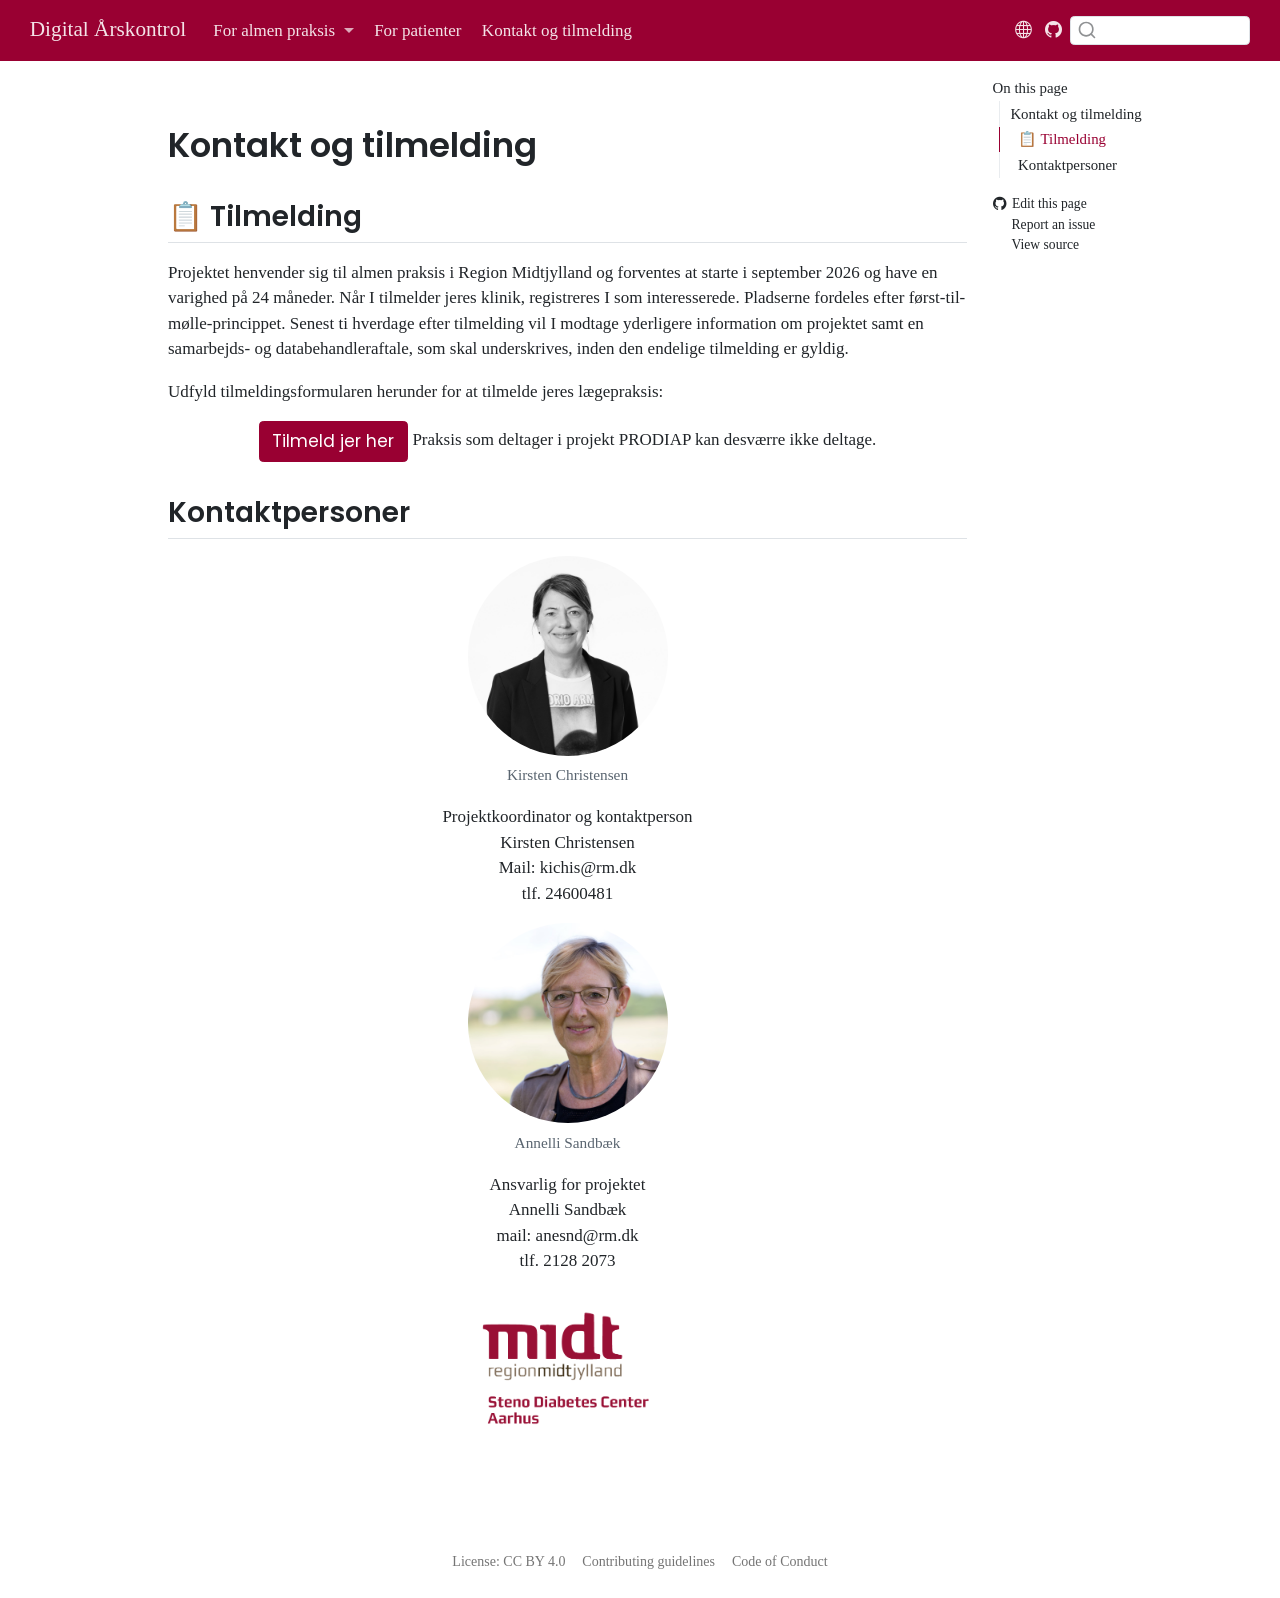
<file: kontakt.html>
<!DOCTYPE html>
<html xmlns="http://www.w3.org/1999/xhtml" lang="en" xml:lang="en"><head>

<meta charset="utf-8">
<meta name="generator" content="quarto-1.11.9">

<meta name="viewport" content="width=device-width, initial-scale=1.0, user-scalable=yes">


<title>kontakt – Digital Årskontrol</title>
<style>
/* Default styles provided by pandoc.
** See https://pandoc.org/MANUAL.html#variables-for-html for config info.
*/
span.smallcaps{font-variant: small-caps;}
div.columns{display: flex; gap: 1.5em;}
div.column{flex: auto;}
@media screen {
div.columns{gap: min(4vw, 1.5em);}
div.column{overflow-x: auto;}
}
div.hanging-indent{margin-left: 1.5em; text-indent: -1.5em;}
ul.task-list{list-style: none;}
ul.task-list li input[type="checkbox"] {
  width: 0.8em;
  margin: 0 0.8em 0.2em -1em; /* quarto-specific, see https://github.com/quarto-dev/quarto-cli/issues/4556 */ 
  vertical-align: middle;
}
</style>


<script src="site_libs/quarto-nav/quarto-nav.js"></script>
<script src="site_libs/clipboard/clipboard.min.js"></script>
<script src="site_libs/quarto-search/autocomplete.umd.js"></script>
<script src="site_libs/quarto-search/fuse.min.js"></script>
<script src="site_libs/quarto-search/quarto-search.js"></script>
<meta name="quarto:offset" content="./">
<script src="site_libs/quarto-html/quarto.js" type="module"></script>
<script src="site_libs/quarto-html/tabsets/tabsets.js" type="module"></script>
<script src="site_libs/quarto-html/scrollable-regions/scrollable-regions.js" type="module"></script>
<script src="site_libs/quarto-html/popper.min.js"></script>
<script src="site_libs/quarto-html/tippy.umd.min.js"></script>
<script src="site_libs/quarto-html/anchor.min.js"></script>
<link href="site_libs/quarto-html/tippy.css" rel="stylesheet">
<link href="site_libs/quarto-html/quarto-syntax-highlighting-1f42ef86e7bbcd4ef0935f55bd85d622.css" rel="stylesheet" class="quarto-color-scheme" id="quarto-text-highlighting-styles">
<link href="site_libs/quarto-html/quarto-syntax-highlighting-dark-b2c10e9313c6d05287a68e7950ff1397.css" rel="stylesheet" class="quarto-color-scheme quarto-color-alternate" id="quarto-text-highlighting-styles">
<link href="site_libs/quarto-html/quarto-syntax-highlighting-1f42ef86e7bbcd4ef0935f55bd85d622.css" rel="stylesheet" class="quarto-color-scheme-extra" id="quarto-text-highlighting-styles">
<script src="site_libs/bootstrap/bootstrap.min.js"></script>
<link href="site_libs/bootstrap/bootstrap-icons.css" rel="stylesheet">
<link href="site_libs/bootstrap/bootstrap-98ef3dce5b47f066bdf1b41a87c59794.min.css" rel="stylesheet" append-hash="true" class="quarto-color-scheme" id="quarto-bootstrap" data-mode="light">
<link href="site_libs/bootstrap/bootstrap-dark-0b306bf4a549962d18bcdc180073fccd.min.css" rel="stylesheet" append-hash="true" class="quarto-color-scheme quarto-color-alternate" id="quarto-bootstrap" data-mode="light">
<link href="site_libs/bootstrap/bootstrap-98ef3dce5b47f066bdf1b41a87c59794.min.css" rel="stylesheet" append-hash="true" class="quarto-color-scheme-extra" id="quarto-bootstrap" data-mode="light">
<script id="quarto-search-options" type="application/json">{
  "location": "navbar",
  "copy-button": false,
  "collapse-after": 3,
  "panel-placement": "end",
  "type": "textbox",
  "limit": 50,
  "keyboard-shortcut": [
    "f",
    "/",
    "s"
  ],
  "language": {
    "search-no-results-text": "No results",
    "search-matching-documents-text": "matching documents",
    "search-copy-link-title": "Copy link to search",
    "search-hide-matches-text": "Hide additional matches",
    "search-more-match-text": "more match in this document",
    "search-more-matches-text": "more matches in this document",
    "search-clear-button-title": "Clear",
    "search-text-placeholder": "",
    "search-detached-cancel-button-title": "Cancel",
    "search-submit-button-title": "Submit",
    "search-label": "Search"
  }
}</script>


</head>

<body class="nav-fixed quarto-light"><a id="quarto-skip-link" class="visually-hidden-focusable" href="#quarto-document-content">Skip to main content</a>

<div id="quarto-search-results"></div>
  <header id="quarto-header" class="headroom fixed-top">
    <nav class="navbar navbar-expand-lg " data-bs-theme="dark" aria-label="Site">
      <div class="navbar-container container-fluid">
      <div class="navbar-brand-container mx-auto">
    <a class="navbar-brand" href="./index.html">
    <span class="navbar-title">Digital Årskontrol</span>
    </a>
  </div>
          <button class="navbar-toggler" type="button" data-bs-toggle="collapse" data-bs-target="#navbarCollapse" aria-controls="navbarCollapse" aria-expanded="false" aria-label="Toggle navigation" onclick="if (window.quartoToggleHeadroom) { window.quartoToggleHeadroom(); }">
  <span class="navbar-toggler-icon"></span>
</button>
          <div class="collapse navbar-collapse" id="navbarCollapse">
            <ul class="navbar-nav navbar-nav-scroll me-auto">
  <li class="nav-item dropdown ">
    <a class="nav-link dropdown-toggle" href="#" id="nav-menu-for-almen-praksis" role="link" data-bs-toggle="dropdown" aria-expanded="false">
 <span class="menu-text">For almen praksis</span>
    </a>
    <ul class="dropdown-menu" aria-labelledby="nav-menu-for-almen-praksis">    
        <li>
    <a class="dropdown-item" href="./for-almen-praksis.html">
 <span class="dropdown-text">For almen praksis</span></a>
  </li>  
        <li>
    <a class="dropdown-item" href="./mere-om-projektet.html">
 <span class="dropdown-text">Mere om projektet</span></a>
  </li>  
        <li>
    <a class="dropdown-item" href="./bilag.html">
 <span class="dropdown-text">Bilag</span></a>
  </li>  
    </ul>
  </li>
  <li class="nav-item">
    <a class="nav-link" href="./for-patienter.html"> 
<span class="menu-text">For patienter</span></a>
  </li>  
  <li class="nav-item">
    <a class="nav-link active" href="./kontakt.html" aria-current="page"> 
<span class="menu-text">Kontakt og tilmelding</span></a>
  </li>  
</ul>
          </div> <!-- /navcollapse -->
            <div class="quarto-navbar-tools">
    <a href="https://steno-aarhus.github.io" title="" class="quarto-navigation-tool px-1" aria-label="Globe icon: Link to the Steno Aarhus GitHub landing webpage for all other Steno Aarhus projects"><i class="bi bi-globe"></i></a>
    <a href="https://github.com/steno-aarhus/digital-aarskontrol" title="" class="quarto-navigation-tool px-1" aria-label=""><i class="bi bi-github"></i></a>
</div>
            <div id="quarto-search" class="" title="Search"></div>
      </div> <!-- /container-fluid -->
    </nav>
</header>
<!-- content -->
<div id="quarto-content" class="quarto-container page-columns page-rows-contents page-layout-article page-navbar">
<!-- sidebar -->
<!-- margin-sidebar -->
    <div id="quarto-margin-sidebar" class="sidebar margin-sidebar">
        <nav id="TOC" role="doc-toc" aria-labelledby="toc-title" class="toc-active">
    <h2 id="toc-title">On this page</h2>
   
  <ul>
  <li><a href="#kontakt-og-tilmelding" id="toc-kontakt-og-tilmelding" class="nav-link active" data-scroll-target="#kontakt-og-tilmelding">Kontakt og tilmelding</a>
  <ul class="collapse">
  <li><a href="#tilmelding" id="toc-tilmelding" class="nav-link" data-scroll-target="#tilmelding">📋 Tilmelding</a></li>
  <li><a href="#kontaktpersoner" id="toc-kontaktpersoner" class="nav-link" data-scroll-target="#kontaktpersoner">Kontaktpersoner</a></li>
  </ul></li>
  </ul>
<div class="toc-actions"><ul><li><a href="https://github.com/steno-aarhus/digital-aarskontrol/edit/main/kontakt.qmd" class="toc-action"><i class="bi bi-github"></i>Edit this page</a></li><li><a href="https://github.com/steno-aarhus/digital-aarskontrol/issues/new" class="toc-action"><i class="bi empty"></i>Report an issue</a></li><li><a href="https://github.com/steno-aarhus/digital-aarskontrol/blob/main/kontakt.qmd" class="toc-action"><i class="bi empty"></i>View source</a></li></ul></div></nav>
    </div>
<!-- main -->
<main class="content" id="quarto-document-content" tabindex="-1"><header id="title-block-header" class="quarto-title-block"></header>




<section id="kontakt-og-tilmelding" class="level1">
<h1>Kontakt og tilmelding</h1>
<section id="tilmelding" class="level2">
<h2 class="anchored" data-anchor-id="tilmelding">📋 Tilmelding</h2>
<p>Projektet henvender sig til almen praksis i Region Midtjylland og forventes at starte i september 2026 og have en varighed på 24 måneder. Når I tilmelder jeres klinik, registreres I som interesserede. Pladserne fordeles efter først-til-mølle-princippet. Senest ti hverdage efter tilmelding vil I modtage yderligere information om projektet samt en samarbejds- og databehandleraftale, som skal underskrives, inden den endelige tilmelding er gyldig.</p>
<p>Udfyld tilmeldingsformularen herunder for at tilmelde jeres lægepraksis:</p>
<div class="text-center">
<p><a href="https://redcap.au.dk/surveys/?s=PLN7T7LKK8YEDXDN" class="btn btn-primary">Tilmeld jer her</a> Praksis som deltager i projekt PRODIAP kan desværre ikke deltage.</p>
</div>
<style>
.profile-picture {
  display: inline-block;
  border-radius: 50%;
  object-fit: cover;
  width: 200px;
  height: 200px;
}

figcaption {
  text-align: center;
}
</style>
</section>
<section id="kontaktpersoner" class="level2">
<h2 class="anchored" data-anchor-id="kontaktpersoner">Kontaktpersoner</h2>
<div class="quarto-figure quarto-figure-center">
<figure class="figure">
<p><img src="./images/kirsten-christensen.jpg" class="profile-picture img-fluid figure-img"></p>
<figcaption>Kirsten Christensen</figcaption>
</figure>
</div>
<div class="text-center">
<p>Projektkoordinator og kontaktperson<br>
Kirsten Christensen<br>
Mail: kichis@rm.dk<br>
tlf. 24600481</p>
</div>
<div class="quarto-figure quarto-figure-center">
<figure class="figure">
<p><img src="./images/annelli-sandbaek.jpg" class="profile-picture img-fluid figure-img"></p>
<figcaption>Annelli Sandbæk</figcaption>
</figure>
</div>
<div class="text-center">
<p>Ansvarlig for projektet<br>
Annelli Sandbæk<br>
mail: anesnd@rm.dk<br>
tlf. 2128 2073</p>
</div>
<div class="text-center">
<p><img src="./images/rm-logo.png" class="img-fluid" width="200"></p>
</div>


</section>
</section>

</main> <!-- /main -->
<script id="quarto-html-after-body" type="application/javascript">
  window.document.addEventListener("DOMContentLoaded", function (event) {
    const icon = "";
    const anchorJS = new window.AnchorJS();
    anchorJS.options = {
      placement: 'right',
      icon: icon
    };
    anchorJS.add('.anchored');
    const isCodeAnnotation = (el) => {
      for (const clz of el.classList) {
        if (clz.startsWith('code-annotation-')) {                     
          return true;
        }
      }
      return false;
    }
    const onCopySuccess = function(e) {
      // button target
      const button = e.trigger;
      // don't keep focus
      button.blur();
      // flash "checked"
      button.classList.add('code-copy-button-checked');
      var currentTitle = button.getAttribute("title");
      button.setAttribute("title", "Copied!");
      let tooltip;
      if (window.bootstrap) {
        button.setAttribute("data-bs-toggle", "tooltip");
        button.setAttribute("data-bs-placement", "left");
        button.setAttribute("data-bs-title", "Copied!");
        tooltip = new bootstrap.Tooltip(button, 
          { trigger: "manual", 
            customClass: "code-copy-button-tooltip",
            offset: [0, -8]});
        tooltip.show();    
      }
      setTimeout(function() {
        if (tooltip) {
          tooltip.hide();
          button.removeAttribute("data-bs-title");
          button.removeAttribute("data-bs-toggle");
          button.removeAttribute("data-bs-placement");
        }
        button.setAttribute("title", currentTitle);
        button.classList.remove('code-copy-button-checked');
      }, 1000);
      // clear code selection
      e.clearSelection();
    }
    const getTextToCopy = function(trigger) {
      const outerScaffold = trigger.parentElement.cloneNode(true);
      const codeEl = outerScaffold.querySelector('code');
      for (const childEl of codeEl.children) {
        if (isCodeAnnotation(childEl)) {
          childEl.remove();
        }
      }
      return codeEl.innerText;
    }
    const clipboard = new window.ClipboardJS('.code-copy-button:not([data-in-quarto-modal])', {
      text: getTextToCopy
    });
    clipboard.on('success', onCopySuccess);
    if (window.document.getElementById('quarto-embedded-source-code-modal')) {
      const clipboardModal = new window.ClipboardJS('.code-copy-button[data-in-quarto-modal]', {
        text: getTextToCopy,
        container: window.document.getElementById('quarto-embedded-source-code-modal')
      });
      clipboardModal.on('success', onCopySuccess);
    }
      var localhostRegex = new RegExp(/^(?:http|https):\/\/localhost\:?[0-9]*\//);
      var mailtoRegex = new RegExp(/^mailto:/);
        var filterRegex = new RegExp("https:\/\/steno-aarhus\.github\.io\/digital-aarskontrol\/");
      var isInternal = (href) => {
          return filterRegex.test(href) || localhostRegex.test(href) || mailtoRegex.test(href);
      }
      // Inspect non-navigation links and adorn them if external
      window.quartoDecorateExternalLinks = function (root) {
     var links = (root || window.document).querySelectorAll('a[href]:not(.nav-link):not(.navbar-brand):not(.toc-action):not(.sidebar-link):not(.sidebar-item-toggle):not(.pagination-link):not(.no-external):not([aria-hidden]):not(.dropdown-item):not(.quarto-navigation-tool):not(.about-link)');
      for (var i=0; i<links.length; i++) {
        const link = links[i];
        if (!isInternal(link.href)) {
          // undo the damage that might have been done by quarto-nav.js in the case of
          // links that we want to consider external
          if (link.dataset.originalHref !== undefined) {
            link.href = link.dataset.originalHref;
          }
          if (!link.classList.contains('no-external-icon')) {
          }
        }
      }
      };
      window.quartoDecorateExternalLinks(window.document);
    // Esc closes the popup (WCAG 1.4.13) and focus leaving both trigger and
    // popup closes it (WCAG 2.4.11); tippy handles neither for interactive popups.
    const hideOnEscAndFocusOut = {
      name: 'hideOnEscAndFocusOut',
      defaultValue: true,
      fn(instance) {
        const dismiss = () => {
          // A show scheduled by the trigger delay would otherwise reopen it
          instance.clearDelayTimeouts();
          instance.hide();
        };
        const onKeyDown = (event) => {
          if (event.key !== 'Escape') {
            return;
          }
          // Keep Esc from also reaching page handlers (e.g. reveal.js overview),
          // except an open reveal.js slide menu, which Esc should close too.
          // The menu handles keys only when its keyboard option is on.
          const menuHandlesEsc = window.Reveal?.getPlugin?.('menu')?.isOpen() &&
            window.Reveal.getConfig().menu?.keyboard !== false;
          if (!menuHandlesEsc) {
            event.stopPropagation();
          }
          if (instance.popper.contains(window.document.activeElement)) {
            // Disabled while refocusing so the focus trigger does not reopen it
            instance.disable();
            instance.reference.focus();
            instance.enable();
          }
          dismiss();
        };
        const onFocusOut = (event) => {
          const target = event.relatedTarget;
          if (target && !instance.reference.contains(target) &&
              !instance.popper.contains(target)) {
            dismiss();
          }
        };
        // On the trigger too: a click trigger (code-annotations: select) has no
        // blur handling. Attached for the instance's lifetime so leaving the
        // trigger also cancels a show still pending on the trigger delay.
        instance.reference.addEventListener('focusout', onFocusOut);
        return {
          onShow() {
            window.document.addEventListener('keydown', onKeyDown, true);
            instance.popper.addEventListener('focusout', onFocusOut);
          },
          onHide() {
            window.document.removeEventListener('keydown', onKeyDown, true);
            instance.popper.removeEventListener('focusout', onFocusOut);
          },
          onDestroy() {
            instance.reference.removeEventListener('focusout', onFocusOut);
          },
        };
      },
    };
    function tippyHover(el, contentFn, onTriggerFn, onUntriggerFn) {
      const config = {
        allowHTML: true,
        maxWidth: 500,
        delay: 100,
        arrow: false,
        appendTo: function(el) {
            return el.parentElement;
        },
        interactive: true,
        interactiveBorder: 10,
        theme: 'quarto',
        placement: 'bottom-start',
        plugins: [hideOnEscAndFocusOut],
      };
      if (contentFn) {
        config.content = contentFn;
      }
      if (onTriggerFn) {
        config.onTrigger = onTriggerFn;
      }
      if (onUntriggerFn) {
        config.onUntrigger = onUntriggerFn;
      }
      window.tippy(el, config); 
    }
    const noterefs = window.document.querySelectorAll('a[role="doc-noteref"]');
    for (var i=0; i<noterefs.length; i++) {
      const ref = noterefs[i];
      tippyHover(ref, function() {
        // use id or data attribute instead here
        let href = ref.getAttribute('data-footnote-href') || ref.getAttribute('href');
        try { href = new URL(href).hash; } catch {}
        const id = href.replace(/^#\/?/, "");
        const note = window.document.getElementById(id);
        if (note) {
          return note.innerHTML;
        } else {
          return "";
        }
      });
    }
    const xrefs = window.document.querySelectorAll('a.quarto-xref');
    const processXRef = (id, note) => {
      // Strip column container classes
      const stripColumnClz = (el) => {
        el.classList.remove("page-full", "page-columns");
        if (el.children) {
          for (const child of el.children) {
            stripColumnClz(child);
          }
        }
      }
      stripColumnClz(note)
      if (id === null || id.startsWith('sec-')) {
        // Special case sections, only their first couple elements
        const container = document.createElement("div");
        if (note.children && note.children.length > 2) {
          container.appendChild(note.children[0].cloneNode(true));
          for (let i = 1; i < note.children.length; i++) {
            const child = note.children[i];
            if (child.tagName === "P" && child.innerText === "") {
              continue;
            } else {
              container.appendChild(child.cloneNode(true));
              break;
            }
          }
          if (window.Quarto?.typesetMath) {
            window.Quarto.typesetMath(container);
          }
          return container.innerHTML
        } else {
          if (window.Quarto?.typesetMath) {
            window.Quarto.typesetMath(note);
          }
          return note.innerHTML;
        }
      } else {
        // Remove any anchor links if they are present
        const anchorLink = note.querySelector('a.anchorjs-link');
        if (anchorLink) {
          anchorLink.remove();
        }
        if (window.Quarto?.typesetMath) {
          window.Quarto.typesetMath(note);
        }
        if (note.classList.contains("callout")) {
          return note.outerHTML;
        } else {
          return note.innerHTML;
        }
      }
    }
    for (var i=0; i<xrefs.length; i++) {
      const xref = xrefs[i];
      tippyHover(xref, undefined, function(instance) {
        instance.disable();
        let url = xref.getAttribute('href');
        let hash = undefined; 
        if (url.startsWith('#')) {
          hash = url;
        } else {
          try { hash = new URL(url).hash; } catch {}
        }
        if (hash) {
          const id = hash.replace(/^#\/?/, "");
          const note = window.document.getElementById(id);
          if (note !== null) {
            try {
              const html = processXRef(id, note.cloneNode(true));
              instance.setContent(html);
            } finally {
              instance.enable();
              instance.show();
            }
          } else {
            // See if we can fetch this
            fetch(url.split('#')[0])
            .then(res => res.text())
            .then(html => {
              const parser = new DOMParser();
              const htmlDoc = parser.parseFromString(html, "text/html");
              const note = htmlDoc.getElementById(id);
              if (note !== null) {
                const html = processXRef(id, note);
                instance.setContent(html);
              } 
            }).finally(() => {
              instance.enable();
              instance.show();
            });
          }
        } else {
          // See if we can fetch a full url (with no hash to target)
          // This is a special case and we should probably do some content thinning / targeting
          fetch(url)
          .then(res => res.text())
          .then(html => {
            const parser = new DOMParser();
            const htmlDoc = parser.parseFromString(html, "text/html");
            const note = htmlDoc.querySelector('main.content');
            if (note !== null) {
              // This should only happen for chapter cross references
              // (since there is no id in the URL)
              // remove the first header
              if (note.children.length > 0 && note.children[0].tagName === "HEADER") {
                note.children[0].remove();
              }
              const html = processXRef(null, note);
              instance.setContent(html);
            } 
          }).finally(() => {
            instance.enable();
            instance.show();
          });
        }
      }, function(instance) {
      });
    }
        let selectedAnnoteEl;
        const selectorForAnnotation = ( cell, annotation) => {
          let cellAttr = 'data-code-cell="' + cell + '"';
          let lineAttr = 'data-code-annotation="' +  annotation + '"';
          const selector = 'span[' + cellAttr + '][' + lineAttr + ']';
          return selector;
        }
        const selectCodeLines = (annoteEl) => {
          const doc = window.document;
          const targetCell = annoteEl.getAttribute("data-target-cell");
          const targetAnnotation = annoteEl.getAttribute("data-target-annotation");
          const annoteSpan = window.document.querySelector(selectorForAnnotation(targetCell, targetAnnotation));
          const lines = annoteSpan.getAttribute("data-code-lines").split(",");
          const lineIds = lines.map((line) => {
            return targetCell + "-" + line;
          })
          // Each band is positioned against its own containing block, which is
          // not the offsetParent of the lines, so place it from client rects.
          const placeBand = (band, firstEl, lastEl, codeBlock) => {
            const container = band.offsetParent;
            if (container === null) {
              return;
            }
            const containerRect = container.getBoundingClientRect();
            // Reveal.js scales slides with a transform, so convert client
            // pixels back to the CSS pixels of the container.
            const scale = containerRect.height / container.offsetHeight || 1;
            const firstRect = firstEl.getBoundingClientRect();
            const lastRect = lastEl.getBoundingClientRect();
            const top = (firstRect.top - containerRect.top) / scale - container.clientTop + container.scrollTop;
            const height = (lastRect.bottom - firstRect.top) / scale;
            band.style.top = top - 2 + "px";
            band.style.height = height + 4 + "px";
            if (codeBlock) {
              // Without the copy button wrapper, the containing block is wider
              // than the code block, so span the code block explicitly.
              const blockRect = codeBlock.getBoundingClientRect();
              band.style.left = (blockRect.left - containerRect.left) / scale - container.clientLeft + container.scrollLeft + "px";
              band.style.width = blockRect.width / scale + "px";
            }
          };
          if (lineIds.length > 0) {
            const el = window.document.getElementById(lineIds[0]);
            const lastEl = window.document.getElementById(lineIds[lineIds.length - 1]);
            const parent = el.parentElement.parentElement;
            // cook up a div (if necessary) and position it
            let div = window.document.getElementById("code-annotation-line-highlight");
            if (div === null) {
              div = window.document.createElement("div");
              div.setAttribute("id", "code-annotation-line-highlight");
              div.style.position = 'absolute';
              parent.appendChild(div);
            }
            placeBand(div, el, lastEl, parent.closest("div.sourceCode") || parent);
            let gutterDiv = window.document.getElementById("code-annotation-line-highlight-gutter");
            if (gutterDiv === null) {
              gutterDiv = window.document.createElement("div");
              gutterDiv.setAttribute("id", "code-annotation-line-highlight-gutter");
              gutterDiv.style.position = 'absolute';
              const codeCell = window.document.getElementById(targetCell);
              const gutter = codeCell.querySelector('.code-annotation-gutter');
              gutter.appendChild(gutterDiv);
            }
            placeBand(gutterDiv, el, lastEl);
            selectedAnnoteEl = annoteEl;
          }
        };
        const unselectCodeLines = () => {
          const elementsIds = ["code-annotation-line-highlight", "code-annotation-line-highlight-gutter"];
          elementsIds.forEach((elId) => {
            const div = window.document.getElementById(elId);
            if (div) {
              div.remove();
            }
          });
          selectedAnnoteEl = undefined;
        };
          // Handle positioning of the toggle
      window.addEventListener(
        "resize",
        throttle(() => {
          elRect = undefined;
          if (selectedAnnoteEl) {
            selectCodeLines(selectedAnnoteEl);
          }
        }, 10)
      );
      function throttle(fn, ms) {
      let throttle = false;
      let timer;
        return (...args) => {
          if(!throttle) { // first call gets through
              fn.apply(this, args);
              throttle = true;
          } else { // all the others get throttled
              if(timer) clearTimeout(timer); // cancel #2
              timer = setTimeout(() => {
                fn.apply(this, args);
                timer = throttle = false;
              }, ms);
          }
        };
      }
        // Attach click handler to the DT
        const annoteDls = window.document.querySelectorAll('dt[data-target-cell]');
        for (const annoteDlNode of annoteDls) {
          annoteDlNode.addEventListener('click', (event) => {
            const clickedEl = event.target;
            if (clickedEl !== selectedAnnoteEl) {
              unselectCodeLines();
              const activeEl = window.document.querySelector('dt[data-target-cell].code-annotation-active');
              if (activeEl) {
                activeEl.classList.remove('code-annotation-active');
              }
              selectCodeLines(clickedEl);
              clickedEl.classList.add('code-annotation-active');
            } else {
              // Unselect the line
              unselectCodeLines();
              clickedEl.classList.remove('code-annotation-active');
            }
          });
        }
    const findCites = (el) => {
      const parentEl = el.parentElement;
      if (parentEl) {
        const cites = parentEl.dataset.cites;
        if (cites) {
          return {
            el,
            cites: cites.split(' ')
          };
        } else {
          return findCites(el.parentElement)
        }
      } else {
        return undefined;
      }
    };
    var bibliorefs = window.document.querySelectorAll('a[role="doc-biblioref"]');
    for (var i=0; i<bibliorefs.length; i++) {
      const ref = bibliorefs[i];
      const citeInfo = findCites(ref);
      if (citeInfo) {
        tippyHover(citeInfo.el, function() {
          var popup = window.document.createElement('div');
          citeInfo.cites.forEach(function(cite) {
            var citeDiv = window.document.createElement('div');
            citeDiv.classList.add('hanging-indent');
            citeDiv.classList.add('csl-entry');
            var biblioDiv = window.document.getElementById('ref-' + cite);
            if (biblioDiv) {
              citeDiv.innerHTML = biblioDiv.innerHTML;
            }
            popup.appendChild(citeDiv);
          });
          return popup.innerHTML;
        });
      }
    }
  });
  </script>
  <script type="application/javascript">
  window.quartoScrollableRegionsLabels = {"code":"Scrollable code","output":"Scrollable output"};
  </script>
</div> <!-- /content -->
<footer class="footer">
  <div class="nav-footer">
    <div class="nav-footer-left">
      &nbsp;
    </div>   
    <div class="nav-footer-center">
      <ul class="footer-items list-unstyled">
    <li class="nav-item">
    <a class="nav-link" href="https://creativecommons.org/licenses/by/4.0/">
<p>License: CC BY 4.0</p>
</a>
  </li>  
    <li class="nav-item">
    <a class="nav-link" href="https://steno-aarhus.github.io/research/CONTRIBUTING.html">
<p>Contributing guidelines</p>
</a>
  </li>  
    <li class="nav-item">
    <a class="nav-link" href="https://steno-aarhus.github.io/research/CODE_OF_CONDUCT.html">
<p>Code of Conduct</p>
</a>
  </li>  
</ul>
    <div class="toc-actions d-sm-block d-md-none"><ul><li><a href="https://github.com/steno-aarhus/digital-aarskontrol/edit/main/kontakt.qmd" class="toc-action"><i class="bi bi-github"></i>Edit this page</a></li><li><a href="https://github.com/steno-aarhus/digital-aarskontrol/issues/new" class="toc-action"><i class="bi empty"></i>Report an issue</a></li><li><a href="https://github.com/steno-aarhus/digital-aarskontrol/blob/main/kontakt.qmd" class="toc-action"><i class="bi empty"></i>View source</a></li></ul></div></div>
    <div class="nav-footer-right">
      &nbsp;
    </div>
  </div>
</footer>




</body></html>
</file>
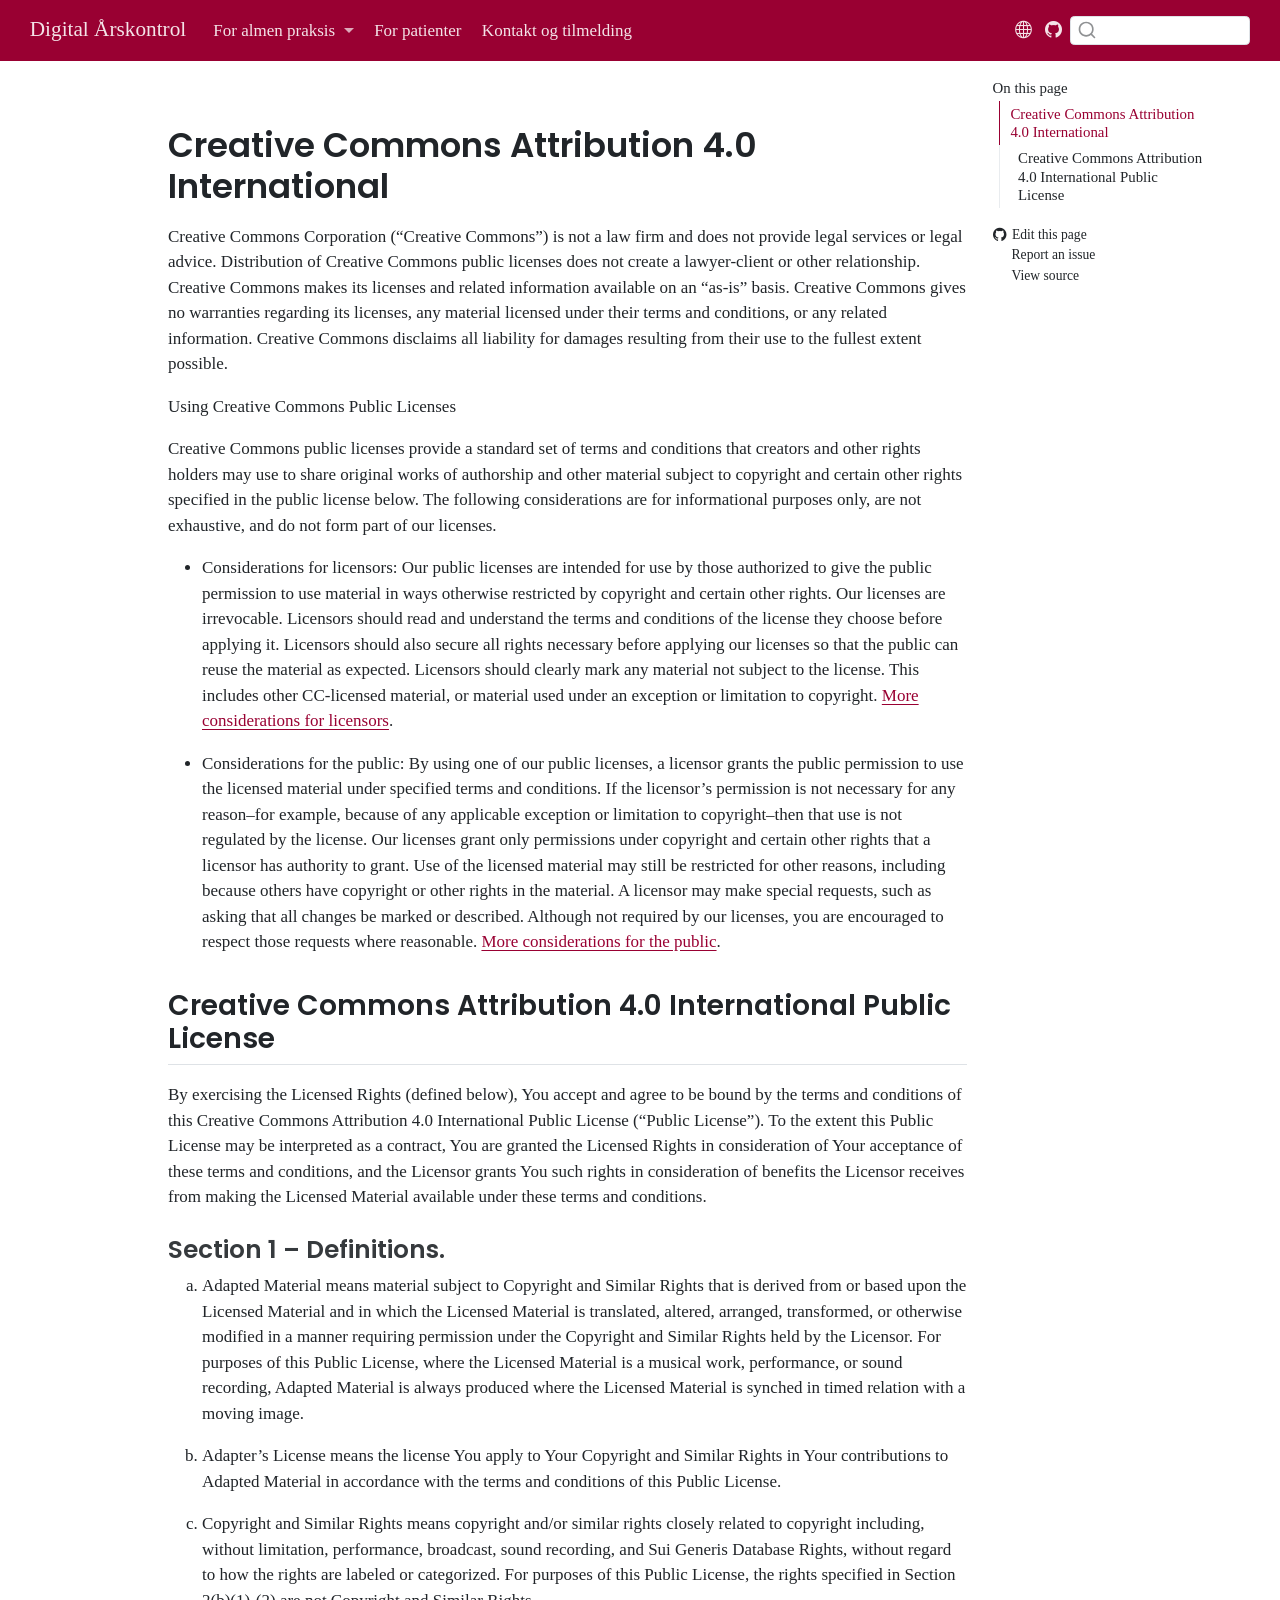
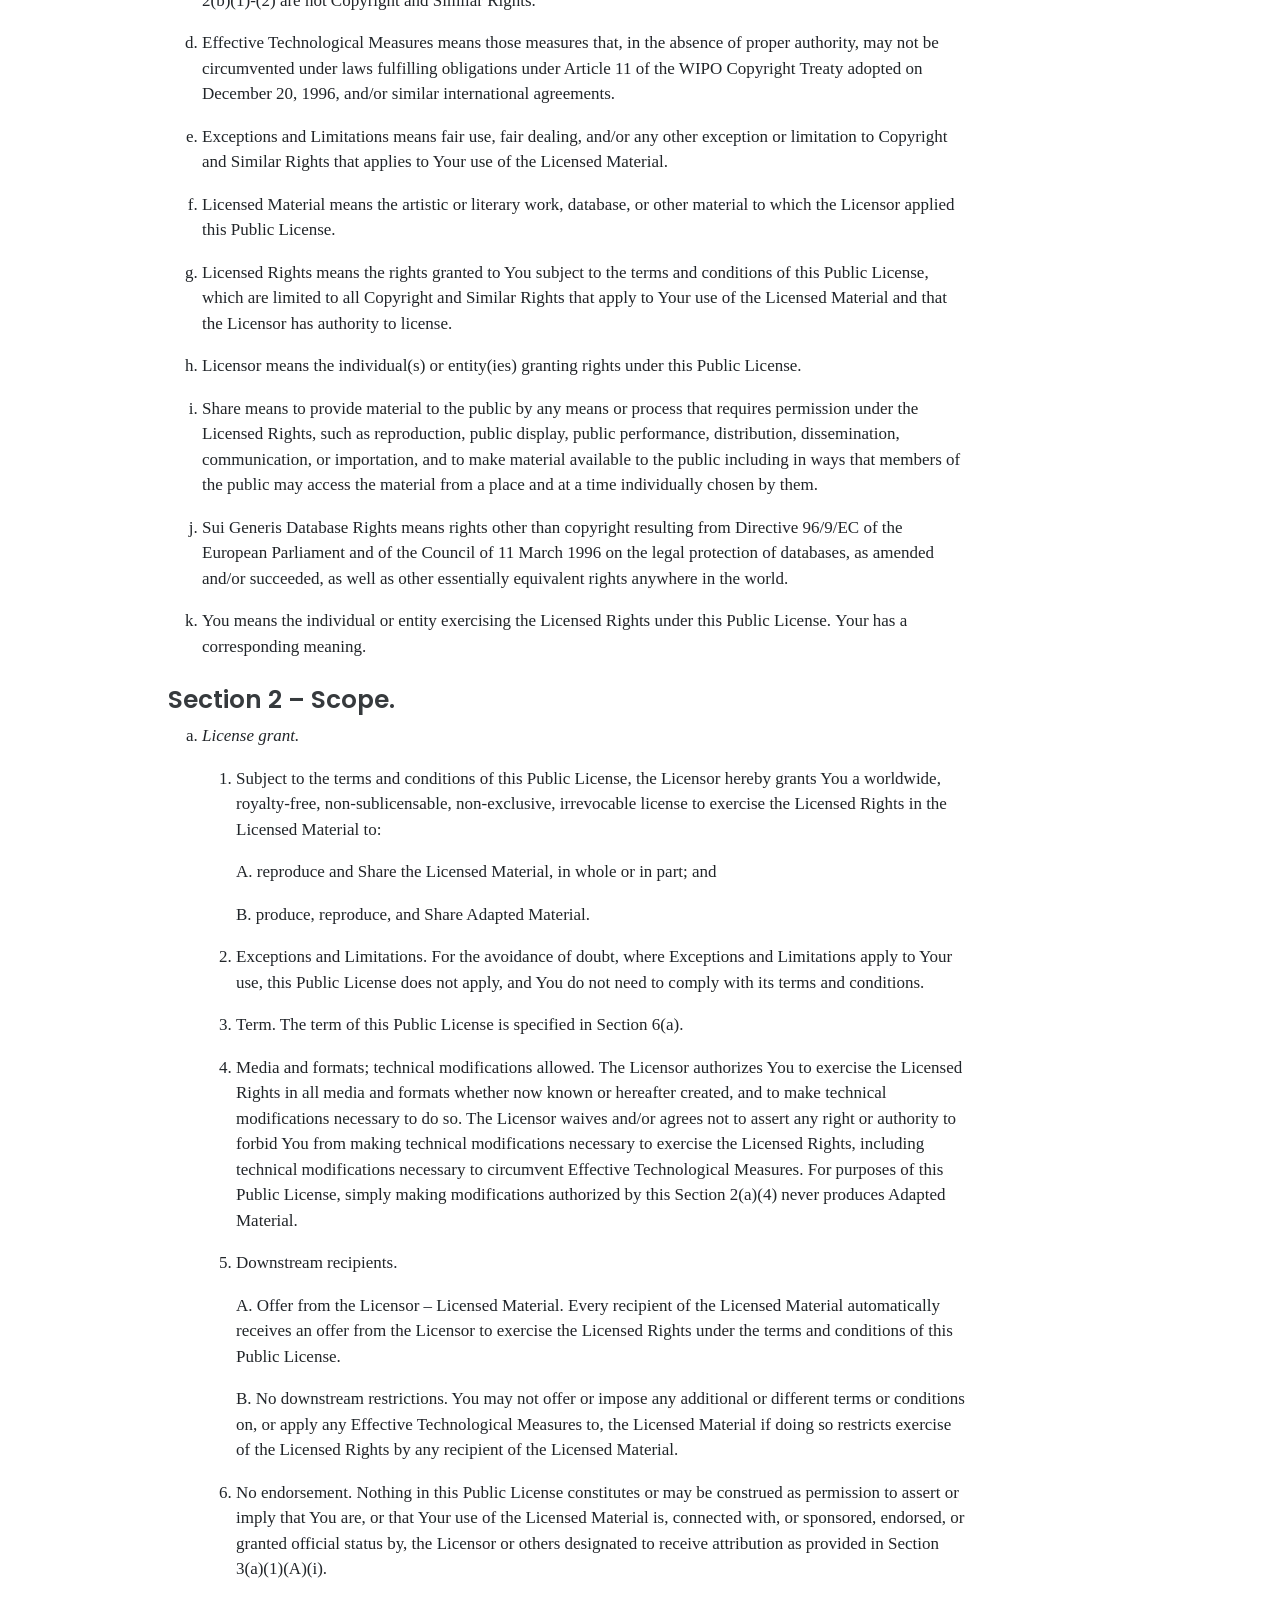
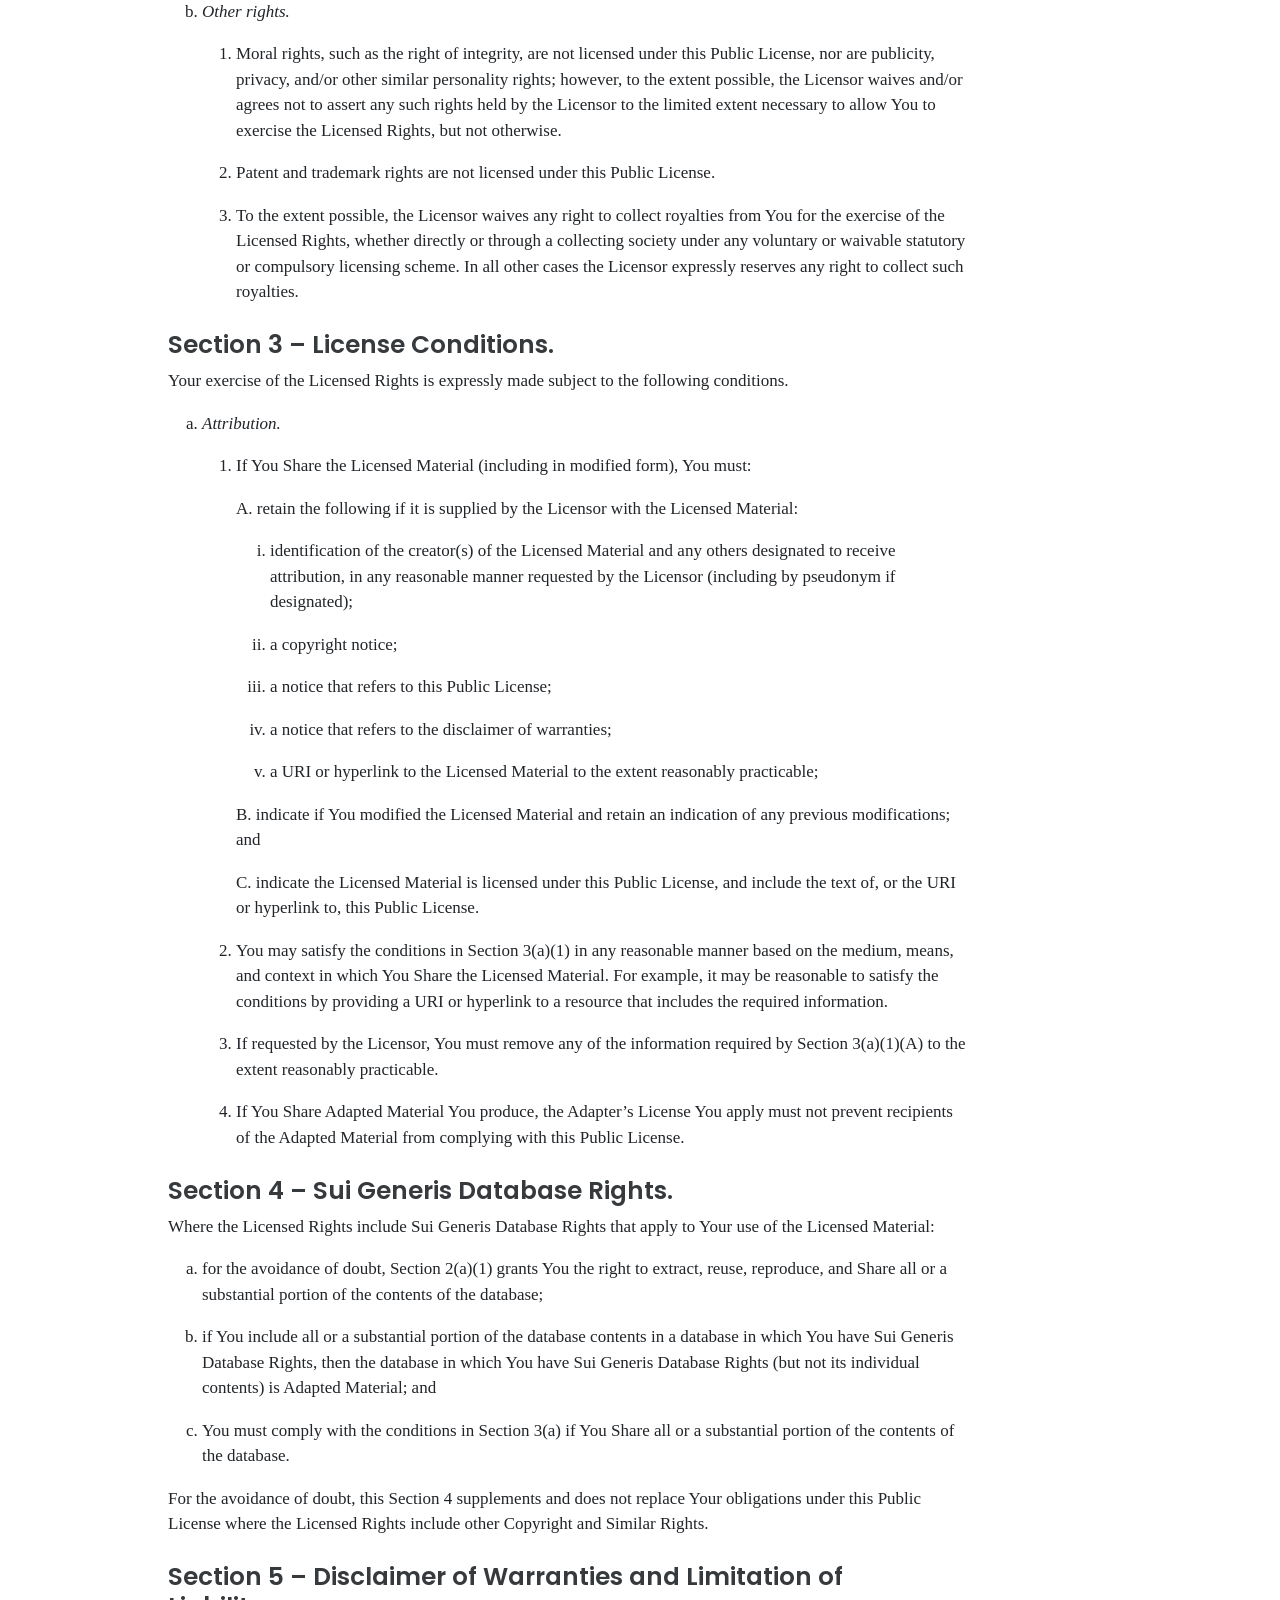
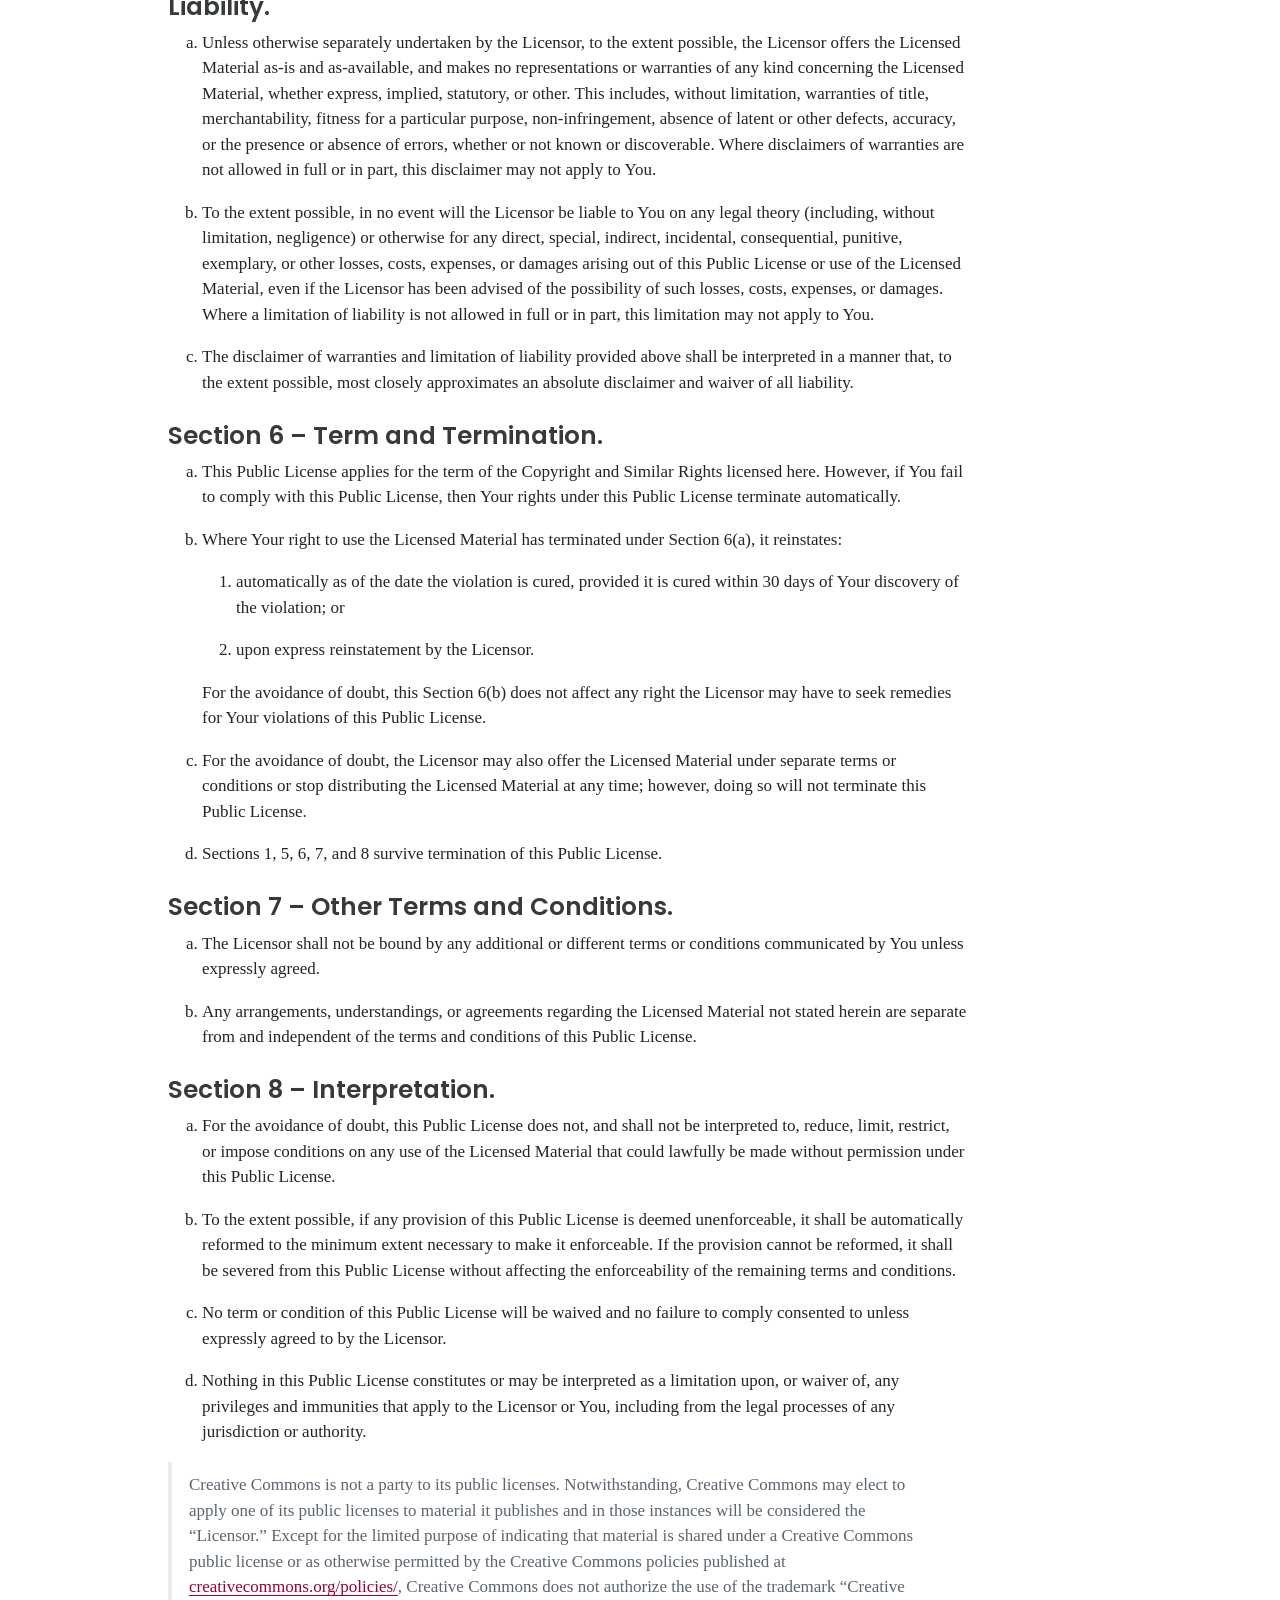
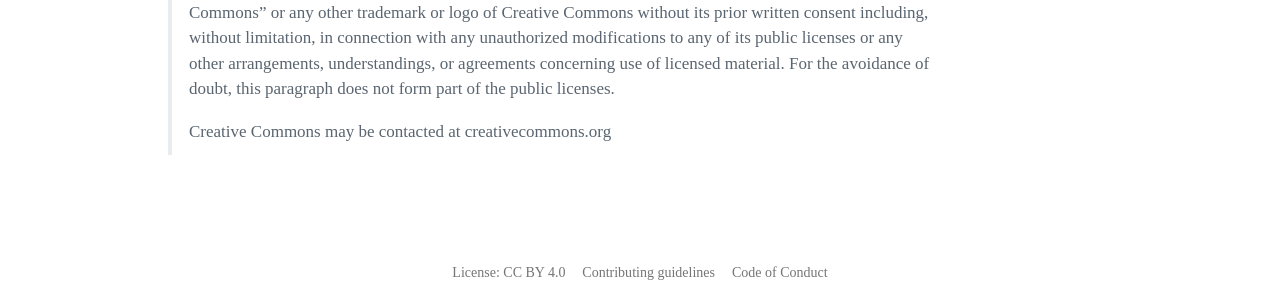
<file: LICENSE.html>
<!DOCTYPE html>
<html xmlns="http://www.w3.org/1999/xhtml" lang="en" xml:lang="en"><head>

<meta charset="utf-8">
<meta name="generator" content="quarto-1.11.9">

<meta name="viewport" content="width=device-width, initial-scale=1.0, user-scalable=yes">


<title>license – Digital Årskontrol</title>
<style>
/* Default styles provided by pandoc.
** See https://pandoc.org/MANUAL.html#variables-for-html for config info.
*/
span.smallcaps{font-variant: small-caps;}
div.columns{display: flex; gap: 1.5em;}
div.column{flex: auto;}
@media screen {
div.columns{gap: min(4vw, 1.5em);}
div.column{overflow-x: auto;}
}
div.hanging-indent{margin-left: 1.5em; text-indent: -1.5em;}
ul.task-list{list-style: none;}
ul.task-list li input[type="checkbox"] {
  width: 0.8em;
  margin: 0 0.8em 0.2em -1em; /* quarto-specific, see https://github.com/quarto-dev/quarto-cli/issues/4556 */ 
  vertical-align: middle;
}
</style>


<script src="site_libs/quarto-nav/quarto-nav.js"></script>
<script src="site_libs/clipboard/clipboard.min.js"></script>
<script src="site_libs/quarto-search/autocomplete.umd.js"></script>
<script src="site_libs/quarto-search/fuse.min.js"></script>
<script src="site_libs/quarto-search/quarto-search.js"></script>
<meta name="quarto:offset" content="./">
<script src="site_libs/quarto-html/quarto.js" type="module"></script>
<script src="site_libs/quarto-html/tabsets/tabsets.js" type="module"></script>
<script src="site_libs/quarto-html/scrollable-regions/scrollable-regions.js" type="module"></script>
<script src="site_libs/quarto-html/popper.min.js"></script>
<script src="site_libs/quarto-html/tippy.umd.min.js"></script>
<script src="site_libs/quarto-html/anchor.min.js"></script>
<link href="site_libs/quarto-html/tippy.css" rel="stylesheet">
<link href="site_libs/quarto-html/quarto-syntax-highlighting-1f42ef86e7bbcd4ef0935f55bd85d622.css" rel="stylesheet" class="quarto-color-scheme" id="quarto-text-highlighting-styles">
<link href="site_libs/quarto-html/quarto-syntax-highlighting-dark-b2c10e9313c6d05287a68e7950ff1397.css" rel="stylesheet" class="quarto-color-scheme quarto-color-alternate" id="quarto-text-highlighting-styles">
<link href="site_libs/quarto-html/quarto-syntax-highlighting-1f42ef86e7bbcd4ef0935f55bd85d622.css" rel="stylesheet" class="quarto-color-scheme-extra" id="quarto-text-highlighting-styles">
<script src="site_libs/bootstrap/bootstrap.min.js"></script>
<link href="site_libs/bootstrap/bootstrap-icons.css" rel="stylesheet">
<link href="site_libs/bootstrap/bootstrap-98ef3dce5b47f066bdf1b41a87c59794.min.css" rel="stylesheet" append-hash="true" class="quarto-color-scheme" id="quarto-bootstrap" data-mode="light">
<link href="site_libs/bootstrap/bootstrap-dark-0b306bf4a549962d18bcdc180073fccd.min.css" rel="stylesheet" append-hash="true" class="quarto-color-scheme quarto-color-alternate" id="quarto-bootstrap" data-mode="light">
<link href="site_libs/bootstrap/bootstrap-98ef3dce5b47f066bdf1b41a87c59794.min.css" rel="stylesheet" append-hash="true" class="quarto-color-scheme-extra" id="quarto-bootstrap" data-mode="light">
<script id="quarto-search-options" type="application/json">{
  "location": "navbar",
  "copy-button": false,
  "collapse-after": 3,
  "panel-placement": "end",
  "type": "textbox",
  "limit": 50,
  "keyboard-shortcut": [
    "f",
    "/",
    "s"
  ],
  "language": {
    "search-no-results-text": "No results",
    "search-matching-documents-text": "matching documents",
    "search-copy-link-title": "Copy link to search",
    "search-hide-matches-text": "Hide additional matches",
    "search-more-match-text": "more match in this document",
    "search-more-matches-text": "more matches in this document",
    "search-clear-button-title": "Clear",
    "search-text-placeholder": "",
    "search-detached-cancel-button-title": "Cancel",
    "search-submit-button-title": "Submit",
    "search-label": "Search"
  }
}</script>


</head>

<body class="nav-fixed quarto-light"><a id="quarto-skip-link" class="visually-hidden-focusable" href="#quarto-document-content">Skip to main content</a>

<div id="quarto-search-results"></div>
  <header id="quarto-header" class="headroom fixed-top">
    <nav class="navbar navbar-expand-lg " data-bs-theme="dark" aria-label="Site">
      <div class="navbar-container container-fluid">
      <div class="navbar-brand-container mx-auto">
    <a class="navbar-brand" href="./index.html">
    <span class="navbar-title">Digital Årskontrol</span>
    </a>
  </div>
          <button class="navbar-toggler" type="button" data-bs-toggle="collapse" data-bs-target="#navbarCollapse" aria-controls="navbarCollapse" aria-expanded="false" aria-label="Toggle navigation" onclick="if (window.quartoToggleHeadroom) { window.quartoToggleHeadroom(); }">
  <span class="navbar-toggler-icon"></span>
</button>
          <div class="collapse navbar-collapse" id="navbarCollapse">
            <ul class="navbar-nav navbar-nav-scroll me-auto">
  <li class="nav-item dropdown ">
    <a class="nav-link dropdown-toggle" href="#" id="nav-menu-for-almen-praksis" role="link" data-bs-toggle="dropdown" aria-expanded="false">
 <span class="menu-text">For almen praksis</span>
    </a>
    <ul class="dropdown-menu" aria-labelledby="nav-menu-for-almen-praksis">    
        <li>
    <a class="dropdown-item" href="./for-almen-praksis.html">
 <span class="dropdown-text">For almen praksis</span></a>
  </li>  
        <li>
    <a class="dropdown-item" href="./mere-om-projektet.html">
 <span class="dropdown-text">Mere om projektet</span></a>
  </li>  
        <li>
    <a class="dropdown-item" href="./bilag.html">
 <span class="dropdown-text">Bilag</span></a>
  </li>  
    </ul>
  </li>
  <li class="nav-item">
    <a class="nav-link" href="./for-patienter.html"> 
<span class="menu-text">For patienter</span></a>
  </li>  
  <li class="nav-item">
    <a class="nav-link" href="./kontakt.html"> 
<span class="menu-text">Kontakt og tilmelding</span></a>
  </li>  
</ul>
          </div> <!-- /navcollapse -->
            <div class="quarto-navbar-tools">
    <a href="https://steno-aarhus.github.io" title="" class="quarto-navigation-tool px-1" aria-label="Globe icon: Link to the Steno Aarhus GitHub landing webpage for all other Steno Aarhus projects"><i class="bi bi-globe"></i></a>
    <a href="https://github.com/steno-aarhus/digital-aarskontrol" title="" class="quarto-navigation-tool px-1" aria-label=""><i class="bi bi-github"></i></a>
</div>
            <div id="quarto-search" class="" title="Search"></div>
      </div> <!-- /container-fluid -->
    </nav>
</header>
<!-- content -->
<div id="quarto-content" class="quarto-container page-columns page-rows-contents page-layout-article page-navbar">
<!-- sidebar -->
<!-- margin-sidebar -->
    <div id="quarto-margin-sidebar" class="sidebar margin-sidebar">
        <nav id="TOC" role="doc-toc" aria-labelledby="toc-title" class="toc-active">
    <h2 id="toc-title">On this page</h2>
   
  <ul>
  <li><a href="#creative-commons-attribution-4.0-international" id="toc-creative-commons-attribution-4.0-international" class="nav-link active" data-scroll-target="#creative-commons-attribution-4.0-international">Creative Commons Attribution 4.0 International</a>
  <ul class="collapse">
  <li><a href="#creative-commons-attribution-4.0-international-public-license" id="toc-creative-commons-attribution-4.0-international-public-license" class="nav-link" data-scroll-target="#creative-commons-attribution-4.0-international-public-license">Creative Commons Attribution 4.0 International Public License</a>
  <ul class="collapse">
  <li><a href="#section-1-definitions." id="toc-section-1-definitions." class="nav-link" data-scroll-target="#section-1-definitions.">Section 1 – Definitions.</a></li>
  <li><a href="#section-2-scope." id="toc-section-2-scope." class="nav-link" data-scroll-target="#section-2-scope.">Section 2 – Scope.</a></li>
  <li><a href="#section-3-license-conditions." id="toc-section-3-license-conditions." class="nav-link" data-scroll-target="#section-3-license-conditions.">Section 3 – License Conditions.</a></li>
  <li><a href="#section-4-sui-generis-database-rights." id="toc-section-4-sui-generis-database-rights." class="nav-link" data-scroll-target="#section-4-sui-generis-database-rights.">Section 4 – Sui Generis Database Rights.</a></li>
  <li><a href="#section-5-disclaimer-of-warranties-and-limitation-of-liability." id="toc-section-5-disclaimer-of-warranties-and-limitation-of-liability." class="nav-link" data-scroll-target="#section-5-disclaimer-of-warranties-and-limitation-of-liability.">Section 5 – Disclaimer of Warranties and Limitation of Liability.</a></li>
  <li><a href="#section-6-term-and-termination." id="toc-section-6-term-and-termination." class="nav-link" data-scroll-target="#section-6-term-and-termination.">Section 6 – Term and Termination.</a></li>
  <li><a href="#section-7-other-terms-and-conditions." id="toc-section-7-other-terms-and-conditions." class="nav-link" data-scroll-target="#section-7-other-terms-and-conditions.">Section 7 – Other Terms and Conditions.</a></li>
  <li><a href="#section-8-interpretation." id="toc-section-8-interpretation." class="nav-link" data-scroll-target="#section-8-interpretation.">Section 8 – Interpretation.</a></li>
  </ul></li>
  </ul></li>
  </ul>
<div class="toc-actions"><ul><li><a href="https://github.com/steno-aarhus/digital-aarskontrol/edit/main/LICENSE.md" class="toc-action"><i class="bi bi-github"></i>Edit this page</a></li><li><a href="https://github.com/steno-aarhus/digital-aarskontrol/issues/new" class="toc-action"><i class="bi empty"></i>Report an issue</a></li><li><a href="https://github.com/steno-aarhus/digital-aarskontrol/blob/main/LICENSE.md" class="toc-action"><i class="bi empty"></i>View source</a></li></ul></div></nav>
    </div>
<!-- main -->
<main class="content" id="quarto-document-content" tabindex="-1"><header id="title-block-header" class="quarto-title-block"></header>




<section id="creative-commons-attribution-4.0-international" class="level1">
<h1>Creative Commons Attribution 4.0 International</h1>
<p>Creative Commons Corporation (“Creative Commons”) is not a law firm and does not provide legal services or legal advice. Distribution of Creative Commons public licenses does not create a lawyer-client or other relationship. Creative Commons makes its licenses and related information available on an “as-is” basis. Creative Commons gives no warranties regarding its licenses, any material licensed under their terms and conditions, or any related information. Creative Commons disclaims all liability for damages resulting from their use to the fullest extent possible.</p>
<p><strong>Using Creative Commons Public Licenses</strong></p>
<p>Creative Commons public licenses provide a standard set of terms and conditions that creators and other rights holders may use to share original works of authorship and other material subject to copyright and certain other rights specified in the public license below. The following considerations are for informational purposes only, are not exhaustive, and do not form part of our licenses.</p>
<ul>
<li><p><strong>Considerations for licensors:</strong> Our public licenses are intended for use by those authorized to give the public permission to use material in ways otherwise restricted by copyright and certain other rights. Our licenses are irrevocable. Licensors should read and understand the terms and conditions of the license they choose before applying it. Licensors should also secure all rights necessary before applying our licenses so that the public can reuse the material as expected. Licensors should clearly mark any material not subject to the license. This includes other CC-licensed material, or material used under an exception or limitation to copyright. <a href="http://wiki.creativecommons.org/Considerations_for_licensors_and_licensees#Considerations_for_licensors">More considerations for licensors</a>.</p></li>
<li><p><strong>Considerations for the public:</strong> By using one of our public licenses, a licensor grants the public permission to use the licensed material under specified terms and conditions. If the licensor’s permission is not necessary for any reason–for example, because of any applicable exception or limitation to copyright–then that use is not regulated by the license. Our licenses grant only permissions under copyright and certain other rights that a licensor has authority to grant. Use of the licensed material may still be restricted for other reasons, including because others have copyright or other rights in the material. A licensor may make special requests, such as asking that all changes be marked or described. Although not required by our licenses, you are encouraged to respect those requests where reasonable. <a href="http://wiki.creativecommons.org/Considerations_for_licensors_and_licensees#Considerations_for_licensees">More considerations for the public</a>.</p></li>
</ul>
<section id="creative-commons-attribution-4.0-international-public-license" class="level2">
<h2 class="anchored" data-anchor-id="creative-commons-attribution-4.0-international-public-license">Creative Commons Attribution 4.0 International Public License</h2>
<p>By exercising the Licensed Rights (defined below), You accept and agree to be bound by the terms and conditions of this Creative Commons Attribution 4.0 International Public License (“Public License”). To the extent this Public License may be interpreted as a contract, You are granted the Licensed Rights in consideration of Your acceptance of these terms and conditions, and the Licensor grants You such rights in consideration of benefits the Licensor receives from making the Licensed Material available under these terms and conditions.</p>
<section id="section-1-definitions." class="level3">
<h3 class="anchored" data-anchor-id="section-1-definitions.">Section 1 – Definitions.</h3>
<ol type="a">
<li><p><strong>Adapted Material</strong> means material subject to Copyright and Similar Rights that is derived from or based upon the Licensed Material and in which the Licensed Material is translated, altered, arranged, transformed, or otherwise modified in a manner requiring permission under the Copyright and Similar Rights held by the Licensor. For purposes of this Public License, where the Licensed Material is a musical work, performance, or sound recording, Adapted Material is always produced where the Licensed Material is synched in timed relation with a moving image.</p></li>
<li><p><strong>Adapter’s License</strong> means the license You apply to Your Copyright and Similar Rights in Your contributions to Adapted Material in accordance with the terms and conditions of this Public License.</p></li>
<li><p><strong>Copyright and Similar Rights</strong> means copyright and/or similar rights closely related to copyright including, without limitation, performance, broadcast, sound recording, and Sui Generis Database Rights, without regard to how the rights are labeled or categorized. For purposes of this Public License, the rights specified in Section 2(b)(1)-(2) are not Copyright and Similar Rights.</p></li>
<li><p><strong>Effective Technological Measures</strong> means those measures that, in the absence of proper authority, may not be circumvented under laws fulfilling obligations under Article 11 of the WIPO Copyright Treaty adopted on December 20, 1996, and/or similar international agreements.</p></li>
<li><p><strong>Exceptions and Limitations</strong> means fair use, fair dealing, and/or any other exception or limitation to Copyright and Similar Rights that applies to Your use of the Licensed Material.</p></li>
<li><p><strong>Licensed Material</strong> means the artistic or literary work, database, or other material to which the Licensor applied this Public License.</p></li>
<li><p><strong>Licensed Rights</strong> means the rights granted to You subject to the terms and conditions of this Public License, which are limited to all Copyright and Similar Rights that apply to Your use of the Licensed Material and that the Licensor has authority to license.</p></li>
<li><p><strong>Licensor</strong> means the individual(s) or entity(ies) granting rights under this Public License.</p></li>
<li><p><strong>Share</strong> means to provide material to the public by any means or process that requires permission under the Licensed Rights, such as reproduction, public display, public performance, distribution, dissemination, communication, or importation, and to make material available to the public including in ways that members of the public may access the material from a place and at a time individually chosen by them.</p></li>
<li><p><strong>Sui Generis Database Rights</strong> means rights other than copyright resulting from Directive 96/9/EC of the European Parliament and of the Council of 11 March 1996 on the legal protection of databases, as amended and/or succeeded, as well as other essentially equivalent rights anywhere in the world.</p></li>
<li><p><strong>You</strong> means the individual or entity exercising the Licensed Rights under this Public License. <strong>Your</strong> has a corresponding meaning.</p></li>
</ol>
</section>
<section id="section-2-scope." class="level3">
<h3 class="anchored" data-anchor-id="section-2-scope.">Section 2 – Scope.</h3>
<ol type="a">
<li><p><strong><em>License grant.</em></strong></p>
<ol type="1">
<li><p>Subject to the terms and conditions of this Public License, the Licensor hereby grants You a worldwide, royalty-free, non-sublicensable, non-exclusive, irrevocable license to exercise the Licensed Rights in the Licensed Material to:</p>
<p>A. reproduce and Share the Licensed Material, in whole or in part; and</p>
<p>B. produce, reproduce, and Share Adapted Material.</p></li>
<li><p><strong>Exceptions and Limitations.</strong> For the avoidance of doubt, where Exceptions and Limitations apply to Your use, this Public License does not apply, and You do not need to comply with its terms and conditions.</p></li>
<li><p><strong>Term.</strong> The term of this Public License is specified in Section 6(a).</p></li>
<li><p><strong>Media and formats; technical modifications allowed.</strong> The Licensor authorizes You to exercise the Licensed Rights in all media and formats whether now known or hereafter created, and to make technical modifications necessary to do so. The Licensor waives and/or agrees not to assert any right or authority to forbid You from making technical modifications necessary to exercise the Licensed Rights, including technical modifications necessary to circumvent Effective Technological Measures. For purposes of this Public License, simply making modifications authorized by this Section 2(a)(4) never produces Adapted Material.</p></li>
<li><p><strong>Downstream recipients.</strong></p>
<p>A. <strong>Offer from the Licensor – Licensed Material.</strong> Every recipient of the Licensed Material automatically receives an offer from the Licensor to exercise the Licensed Rights under the terms and conditions of this Public License.</p>
<p>B. <strong>No downstream restrictions.</strong> You may not offer or impose any additional or different terms or conditions on, or apply any Effective Technological Measures to, the Licensed Material if doing so restricts exercise of the Licensed Rights by any recipient of the Licensed Material.</p></li>
<li><p><strong>No endorsement.</strong> Nothing in this Public License constitutes or may be construed as permission to assert or imply that You are, or that Your use of the Licensed Material is, connected with, or sponsored, endorsed, or granted official status by, the Licensor or others designated to receive attribution as provided in Section 3(a)(1)(A)(i).</p></li>
</ol></li>
<li><p><strong><em>Other rights.</em></strong></p>
<ol type="1">
<li><p>Moral rights, such as the right of integrity, are not licensed under this Public License, nor are publicity, privacy, and/or other similar personality rights; however, to the extent possible, the Licensor waives and/or agrees not to assert any such rights held by the Licensor to the limited extent necessary to allow You to exercise the Licensed Rights, but not otherwise.</p></li>
<li><p>Patent and trademark rights are not licensed under this Public License.</p></li>
<li><p>To the extent possible, the Licensor waives any right to collect royalties from You for the exercise of the Licensed Rights, whether directly or through a collecting society under any voluntary or waivable statutory or compulsory licensing scheme. In all other cases the Licensor expressly reserves any right to collect such royalties.</p></li>
</ol></li>
</ol>
</section>
<section id="section-3-license-conditions." class="level3">
<h3 class="anchored" data-anchor-id="section-3-license-conditions.">Section 3 – License Conditions.</h3>
<p>Your exercise of the Licensed Rights is expressly made subject to the following conditions.</p>
<ol type="a">
<li><p><strong><em>Attribution.</em></strong></p>
<ol type="1">
<li><p>If You Share the Licensed Material (including in modified form), You must:</p>
<p>A. retain the following if it is supplied by the Licensor with the Licensed Material:</p>
<ol type="i">
<li><p>identification of the creator(s) of the Licensed Material and any others designated to receive attribution, in any reasonable manner requested by the Licensor (including by pseudonym if designated);</p></li>
<li><p>a copyright notice;</p></li>
<li><p>a notice that refers to this Public License;</p></li>
<li><p>a notice that refers to the disclaimer of warranties;</p></li>
<li><p>a URI or hyperlink to the Licensed Material to the extent reasonably practicable;</p></li>
</ol>
<p>B. indicate if You modified the Licensed Material and retain an indication of any previous modifications; and</p>
<p>C. indicate the Licensed Material is licensed under this Public License, and include the text of, or the URI or hyperlink to, this Public License.</p></li>
<li><p>You may satisfy the conditions in Section 3(a)(1) in any reasonable manner based on the medium, means, and context in which You Share the Licensed Material. For example, it may be reasonable to satisfy the conditions by providing a URI or hyperlink to a resource that includes the required information.</p></li>
<li><p>If requested by the Licensor, You must remove any of the information required by Section 3(a)(1)(A) to the extent reasonably practicable.</p></li>
<li><p>If You Share Adapted Material You produce, the Adapter’s License You apply must not prevent recipients of the Adapted Material from complying with this Public License.</p></li>
</ol></li>
</ol>
</section>
<section id="section-4-sui-generis-database-rights." class="level3">
<h3 class="anchored" data-anchor-id="section-4-sui-generis-database-rights.">Section 4 – Sui Generis Database Rights.</h3>
<p>Where the Licensed Rights include Sui Generis Database Rights that apply to Your use of the Licensed Material:</p>
<ol type="a">
<li><p>for the avoidance of doubt, Section 2(a)(1) grants You the right to extract, reuse, reproduce, and Share all or a substantial portion of the contents of the database;</p></li>
<li><p>if You include all or a substantial portion of the database contents in a database in which You have Sui Generis Database Rights, then the database in which You have Sui Generis Database Rights (but not its individual contents) is Adapted Material; and</p></li>
<li><p>You must comply with the conditions in Section 3(a) if You Share all or a substantial portion of the contents of the database.</p></li>
</ol>
<p>For the avoidance of doubt, this Section 4 supplements and does not replace Your obligations under this Public License where the Licensed Rights include other Copyright and Similar Rights.</p>
</section>
<section id="section-5-disclaimer-of-warranties-and-limitation-of-liability." class="level3">
<h3 class="anchored" data-anchor-id="section-5-disclaimer-of-warranties-and-limitation-of-liability.">Section 5 – Disclaimer of Warranties and Limitation of Liability.</h3>
<ol type="a">
<li><p><strong>Unless otherwise separately undertaken by the Licensor, to the extent possible, the Licensor offers the Licensed Material as-is and as-available, and makes no representations or warranties of any kind concerning the Licensed Material, whether express, implied, statutory, or other. This includes, without limitation, warranties of title, merchantability, fitness for a particular purpose, non-infringement, absence of latent or other defects, accuracy, or the presence or absence of errors, whether or not known or discoverable. Where disclaimers of warranties are not allowed in full or in part, this disclaimer may not apply to You.</strong></p></li>
<li><p><strong>To the extent possible, in no event will the Licensor be liable to You on any legal theory (including, without limitation, negligence) or otherwise for any direct, special, indirect, incidental, consequential, punitive, exemplary, or other losses, costs, expenses, or damages arising out of this Public License or use of the Licensed Material, even if the Licensor has been advised of the possibility of such losses, costs, expenses, or damages. Where a limitation of liability is not allowed in full or in part, this limitation may not apply to You.</strong></p></li>
<li><p>The disclaimer of warranties and limitation of liability provided above shall be interpreted in a manner that, to the extent possible, most closely approximates an absolute disclaimer and waiver of all liability.</p></li>
</ol>
</section>
<section id="section-6-term-and-termination." class="level3">
<h3 class="anchored" data-anchor-id="section-6-term-and-termination.">Section 6 – Term and Termination.</h3>
<ol type="a">
<li><p>This Public License applies for the term of the Copyright and Similar Rights licensed here. However, if You fail to comply with this Public License, then Your rights under this Public License terminate automatically.</p></li>
<li><p>Where Your right to use the Licensed Material has terminated under Section 6(a), it reinstates:</p>
<ol type="1">
<li><p>automatically as of the date the violation is cured, provided it is cured within 30 days of Your discovery of the violation; or</p></li>
<li><p>upon express reinstatement by the Licensor.</p></li>
</ol>
<p>For the avoidance of doubt, this Section 6(b) does not affect any right the Licensor may have to seek remedies for Your violations of this Public License.</p></li>
<li><p>For the avoidance of doubt, the Licensor may also offer the Licensed Material under separate terms or conditions or stop distributing the Licensed Material at any time; however, doing so will not terminate this Public License.</p></li>
<li><p>Sections 1, 5, 6, 7, and 8 survive termination of this Public License.</p></li>
</ol>
</section>
<section id="section-7-other-terms-and-conditions." class="level3">
<h3 class="anchored" data-anchor-id="section-7-other-terms-and-conditions.">Section 7 – Other Terms and Conditions.</h3>
<ol type="a">
<li><p>The Licensor shall not be bound by any additional or different terms or conditions communicated by You unless expressly agreed.</p></li>
<li><p>Any arrangements, understandings, or agreements regarding the Licensed Material not stated herein are separate from and independent of the terms and conditions of this Public License.</p></li>
</ol>
</section>
<section id="section-8-interpretation." class="level3">
<h3 class="anchored" data-anchor-id="section-8-interpretation.">Section 8 – Interpretation.</h3>
<ol type="a">
<li><p>For the avoidance of doubt, this Public License does not, and shall not be interpreted to, reduce, limit, restrict, or impose conditions on any use of the Licensed Material that could lawfully be made without permission under this Public License.</p></li>
<li><p>To the extent possible, if any provision of this Public License is deemed unenforceable, it shall be automatically reformed to the minimum extent necessary to make it enforceable. If the provision cannot be reformed, it shall be severed from this Public License without affecting the enforceability of the remaining terms and conditions.</p></li>
<li><p>No term or condition of this Public License will be waived and no failure to comply consented to unless expressly agreed to by the Licensor.</p></li>
<li><p>Nothing in this Public License constitutes or may be interpreted as a limitation upon, or waiver of, any privileges and immunities that apply to the Licensor or You, including from the legal processes of any jurisdiction or authority.</p></li>
</ol>
<blockquote class="blockquote">
<p>Creative Commons is not a party to its public licenses. Notwithstanding, Creative Commons may elect to apply one of its public licenses to material it publishes and in those instances will be considered the “Licensor.” Except for the limited purpose of indicating that material is shared under a Creative Commons public license or as otherwise permitted by the Creative Commons policies published at <a href="http://creativecommons.org/policies/">creativecommons.org/policies/</a>, Creative Commons does not authorize the use of the trademark “Creative Commons” or any other trademark or logo of Creative Commons without its prior written consent including, without limitation, in connection with any unauthorized modifications to any of its public licenses or any other arrangements, understandings, or agreements concerning use of licensed material. For the avoidance of doubt, this paragraph does not form part of the public licenses.</p>
<p>Creative Commons may be contacted at creativecommons.org</p>
</blockquote>


</section>
</section>
</section>

</main> <!-- /main -->
<script id="quarto-html-after-body" type="application/javascript">
  window.document.addEventListener("DOMContentLoaded", function (event) {
    const icon = "";
    const anchorJS = new window.AnchorJS();
    anchorJS.options = {
      placement: 'right',
      icon: icon
    };
    anchorJS.add('.anchored');
    const isCodeAnnotation = (el) => {
      for (const clz of el.classList) {
        if (clz.startsWith('code-annotation-')) {                     
          return true;
        }
      }
      return false;
    }
    const onCopySuccess = function(e) {
      // button target
      const button = e.trigger;
      // don't keep focus
      button.blur();
      // flash "checked"
      button.classList.add('code-copy-button-checked');
      var currentTitle = button.getAttribute("title");
      button.setAttribute("title", "Copied!");
      let tooltip;
      if (window.bootstrap) {
        button.setAttribute("data-bs-toggle", "tooltip");
        button.setAttribute("data-bs-placement", "left");
        button.setAttribute("data-bs-title", "Copied!");
        tooltip = new bootstrap.Tooltip(button, 
          { trigger: "manual", 
            customClass: "code-copy-button-tooltip",
            offset: [0, -8]});
        tooltip.show();    
      }
      setTimeout(function() {
        if (tooltip) {
          tooltip.hide();
          button.removeAttribute("data-bs-title");
          button.removeAttribute("data-bs-toggle");
          button.removeAttribute("data-bs-placement");
        }
        button.setAttribute("title", currentTitle);
        button.classList.remove('code-copy-button-checked');
      }, 1000);
      // clear code selection
      e.clearSelection();
    }
    const getTextToCopy = function(trigger) {
      const outerScaffold = trigger.parentElement.cloneNode(true);
      const codeEl = outerScaffold.querySelector('code');
      for (const childEl of codeEl.children) {
        if (isCodeAnnotation(childEl)) {
          childEl.remove();
        }
      }
      return codeEl.innerText;
    }
    const clipboard = new window.ClipboardJS('.code-copy-button:not([data-in-quarto-modal])', {
      text: getTextToCopy
    });
    clipboard.on('success', onCopySuccess);
    if (window.document.getElementById('quarto-embedded-source-code-modal')) {
      const clipboardModal = new window.ClipboardJS('.code-copy-button[data-in-quarto-modal]', {
        text: getTextToCopy,
        container: window.document.getElementById('quarto-embedded-source-code-modal')
      });
      clipboardModal.on('success', onCopySuccess);
    }
      var localhostRegex = new RegExp(/^(?:http|https):\/\/localhost\:?[0-9]*\//);
      var mailtoRegex = new RegExp(/^mailto:/);
        var filterRegex = new RegExp("https:\/\/steno-aarhus\.github\.io\/digital-aarskontrol\/");
      var isInternal = (href) => {
          return filterRegex.test(href) || localhostRegex.test(href) || mailtoRegex.test(href);
      }
      // Inspect non-navigation links and adorn them if external
      window.quartoDecorateExternalLinks = function (root) {
     var links = (root || window.document).querySelectorAll('a[href]:not(.nav-link):not(.navbar-brand):not(.toc-action):not(.sidebar-link):not(.sidebar-item-toggle):not(.pagination-link):not(.no-external):not([aria-hidden]):not(.dropdown-item):not(.quarto-navigation-tool):not(.about-link)');
      for (var i=0; i<links.length; i++) {
        const link = links[i];
        if (!isInternal(link.href)) {
          // undo the damage that might have been done by quarto-nav.js in the case of
          // links that we want to consider external
          if (link.dataset.originalHref !== undefined) {
            link.href = link.dataset.originalHref;
          }
          if (!link.classList.contains('no-external-icon')) {
          }
        }
      }
      };
      window.quartoDecorateExternalLinks(window.document);
    // Esc closes the popup (WCAG 1.4.13) and focus leaving both trigger and
    // popup closes it (WCAG 2.4.11); tippy handles neither for interactive popups.
    const hideOnEscAndFocusOut = {
      name: 'hideOnEscAndFocusOut',
      defaultValue: true,
      fn(instance) {
        const dismiss = () => {
          // A show scheduled by the trigger delay would otherwise reopen it
          instance.clearDelayTimeouts();
          instance.hide();
        };
        const onKeyDown = (event) => {
          if (event.key !== 'Escape') {
            return;
          }
          // Keep Esc from also reaching page handlers (e.g. reveal.js overview),
          // except an open reveal.js slide menu, which Esc should close too.
          // The menu handles keys only when its keyboard option is on.
          const menuHandlesEsc = window.Reveal?.getPlugin?.('menu')?.isOpen() &&
            window.Reveal.getConfig().menu?.keyboard !== false;
          if (!menuHandlesEsc) {
            event.stopPropagation();
          }
          if (instance.popper.contains(window.document.activeElement)) {
            // Disabled while refocusing so the focus trigger does not reopen it
            instance.disable();
            instance.reference.focus();
            instance.enable();
          }
          dismiss();
        };
        const onFocusOut = (event) => {
          const target = event.relatedTarget;
          if (target && !instance.reference.contains(target) &&
              !instance.popper.contains(target)) {
            dismiss();
          }
        };
        // On the trigger too: a click trigger (code-annotations: select) has no
        // blur handling. Attached for the instance's lifetime so leaving the
        // trigger also cancels a show still pending on the trigger delay.
        instance.reference.addEventListener('focusout', onFocusOut);
        return {
          onShow() {
            window.document.addEventListener('keydown', onKeyDown, true);
            instance.popper.addEventListener('focusout', onFocusOut);
          },
          onHide() {
            window.document.removeEventListener('keydown', onKeyDown, true);
            instance.popper.removeEventListener('focusout', onFocusOut);
          },
          onDestroy() {
            instance.reference.removeEventListener('focusout', onFocusOut);
          },
        };
      },
    };
    function tippyHover(el, contentFn, onTriggerFn, onUntriggerFn) {
      const config = {
        allowHTML: true,
        maxWidth: 500,
        delay: 100,
        arrow: false,
        appendTo: function(el) {
            return el.parentElement;
        },
        interactive: true,
        interactiveBorder: 10,
        theme: 'quarto',
        placement: 'bottom-start',
        plugins: [hideOnEscAndFocusOut],
      };
      if (contentFn) {
        config.content = contentFn;
      }
      if (onTriggerFn) {
        config.onTrigger = onTriggerFn;
      }
      if (onUntriggerFn) {
        config.onUntrigger = onUntriggerFn;
      }
      window.tippy(el, config); 
    }
    const noterefs = window.document.querySelectorAll('a[role="doc-noteref"]');
    for (var i=0; i<noterefs.length; i++) {
      const ref = noterefs[i];
      tippyHover(ref, function() {
        // use id or data attribute instead here
        let href = ref.getAttribute('data-footnote-href') || ref.getAttribute('href');
        try { href = new URL(href).hash; } catch {}
        const id = href.replace(/^#\/?/, "");
        const note = window.document.getElementById(id);
        if (note) {
          return note.innerHTML;
        } else {
          return "";
        }
      });
    }
    const xrefs = window.document.querySelectorAll('a.quarto-xref');
    const processXRef = (id, note) => {
      // Strip column container classes
      const stripColumnClz = (el) => {
        el.classList.remove("page-full", "page-columns");
        if (el.children) {
          for (const child of el.children) {
            stripColumnClz(child);
          }
        }
      }
      stripColumnClz(note)
      if (id === null || id.startsWith('sec-')) {
        // Special case sections, only their first couple elements
        const container = document.createElement("div");
        if (note.children && note.children.length > 2) {
          container.appendChild(note.children[0].cloneNode(true));
          for (let i = 1; i < note.children.length; i++) {
            const child = note.children[i];
            if (child.tagName === "P" && child.innerText === "") {
              continue;
            } else {
              container.appendChild(child.cloneNode(true));
              break;
            }
          }
          if (window.Quarto?.typesetMath) {
            window.Quarto.typesetMath(container);
          }
          return container.innerHTML
        } else {
          if (window.Quarto?.typesetMath) {
            window.Quarto.typesetMath(note);
          }
          return note.innerHTML;
        }
      } else {
        // Remove any anchor links if they are present
        const anchorLink = note.querySelector('a.anchorjs-link');
        if (anchorLink) {
          anchorLink.remove();
        }
        if (window.Quarto?.typesetMath) {
          window.Quarto.typesetMath(note);
        }
        if (note.classList.contains("callout")) {
          return note.outerHTML;
        } else {
          return note.innerHTML;
        }
      }
    }
    for (var i=0; i<xrefs.length; i++) {
      const xref = xrefs[i];
      tippyHover(xref, undefined, function(instance) {
        instance.disable();
        let url = xref.getAttribute('href');
        let hash = undefined; 
        if (url.startsWith('#')) {
          hash = url;
        } else {
          try { hash = new URL(url).hash; } catch {}
        }
        if (hash) {
          const id = hash.replace(/^#\/?/, "");
          const note = window.document.getElementById(id);
          if (note !== null) {
            try {
              const html = processXRef(id, note.cloneNode(true));
              instance.setContent(html);
            } finally {
              instance.enable();
              instance.show();
            }
          } else {
            // See if we can fetch this
            fetch(url.split('#')[0])
            .then(res => res.text())
            .then(html => {
              const parser = new DOMParser();
              const htmlDoc = parser.parseFromString(html, "text/html");
              const note = htmlDoc.getElementById(id);
              if (note !== null) {
                const html = processXRef(id, note);
                instance.setContent(html);
              } 
            }).finally(() => {
              instance.enable();
              instance.show();
            });
          }
        } else {
          // See if we can fetch a full url (with no hash to target)
          // This is a special case and we should probably do some content thinning / targeting
          fetch(url)
          .then(res => res.text())
          .then(html => {
            const parser = new DOMParser();
            const htmlDoc = parser.parseFromString(html, "text/html");
            const note = htmlDoc.querySelector('main.content');
            if (note !== null) {
              // This should only happen for chapter cross references
              // (since there is no id in the URL)
              // remove the first header
              if (note.children.length > 0 && note.children[0].tagName === "HEADER") {
                note.children[0].remove();
              }
              const html = processXRef(null, note);
              instance.setContent(html);
            } 
          }).finally(() => {
            instance.enable();
            instance.show();
          });
        }
      }, function(instance) {
      });
    }
        let selectedAnnoteEl;
        const selectorForAnnotation = ( cell, annotation) => {
          let cellAttr = 'data-code-cell="' + cell + '"';
          let lineAttr = 'data-code-annotation="' +  annotation + '"';
          const selector = 'span[' + cellAttr + '][' + lineAttr + ']';
          return selector;
        }
        const selectCodeLines = (annoteEl) => {
          const doc = window.document;
          const targetCell = annoteEl.getAttribute("data-target-cell");
          const targetAnnotation = annoteEl.getAttribute("data-target-annotation");
          const annoteSpan = window.document.querySelector(selectorForAnnotation(targetCell, targetAnnotation));
          const lines = annoteSpan.getAttribute("data-code-lines").split(",");
          const lineIds = lines.map((line) => {
            return targetCell + "-" + line;
          })
          // Each band is positioned against its own containing block, which is
          // not the offsetParent of the lines, so place it from client rects.
          const placeBand = (band, firstEl, lastEl, codeBlock) => {
            const container = band.offsetParent;
            if (container === null) {
              return;
            }
            const containerRect = container.getBoundingClientRect();
            // Reveal.js scales slides with a transform, so convert client
            // pixels back to the CSS pixels of the container.
            const scale = containerRect.height / container.offsetHeight || 1;
            const firstRect = firstEl.getBoundingClientRect();
            const lastRect = lastEl.getBoundingClientRect();
            const top = (firstRect.top - containerRect.top) / scale - container.clientTop + container.scrollTop;
            const height = (lastRect.bottom - firstRect.top) / scale;
            band.style.top = top - 2 + "px";
            band.style.height = height + 4 + "px";
            if (codeBlock) {
              // Without the copy button wrapper, the containing block is wider
              // than the code block, so span the code block explicitly.
              const blockRect = codeBlock.getBoundingClientRect();
              band.style.left = (blockRect.left - containerRect.left) / scale - container.clientLeft + container.scrollLeft + "px";
              band.style.width = blockRect.width / scale + "px";
            }
          };
          if (lineIds.length > 0) {
            const el = window.document.getElementById(lineIds[0]);
            const lastEl = window.document.getElementById(lineIds[lineIds.length - 1]);
            const parent = el.parentElement.parentElement;
            // cook up a div (if necessary) and position it
            let div = window.document.getElementById("code-annotation-line-highlight");
            if (div === null) {
              div = window.document.createElement("div");
              div.setAttribute("id", "code-annotation-line-highlight");
              div.style.position = 'absolute';
              parent.appendChild(div);
            }
            placeBand(div, el, lastEl, parent.closest("div.sourceCode") || parent);
            let gutterDiv = window.document.getElementById("code-annotation-line-highlight-gutter");
            if (gutterDiv === null) {
              gutterDiv = window.document.createElement("div");
              gutterDiv.setAttribute("id", "code-annotation-line-highlight-gutter");
              gutterDiv.style.position = 'absolute';
              const codeCell = window.document.getElementById(targetCell);
              const gutter = codeCell.querySelector('.code-annotation-gutter');
              gutter.appendChild(gutterDiv);
            }
            placeBand(gutterDiv, el, lastEl);
            selectedAnnoteEl = annoteEl;
          }
        };
        const unselectCodeLines = () => {
          const elementsIds = ["code-annotation-line-highlight", "code-annotation-line-highlight-gutter"];
          elementsIds.forEach((elId) => {
            const div = window.document.getElementById(elId);
            if (div) {
              div.remove();
            }
          });
          selectedAnnoteEl = undefined;
        };
          // Handle positioning of the toggle
      window.addEventListener(
        "resize",
        throttle(() => {
          elRect = undefined;
          if (selectedAnnoteEl) {
            selectCodeLines(selectedAnnoteEl);
          }
        }, 10)
      );
      function throttle(fn, ms) {
      let throttle = false;
      let timer;
        return (...args) => {
          if(!throttle) { // first call gets through
              fn.apply(this, args);
              throttle = true;
          } else { // all the others get throttled
              if(timer) clearTimeout(timer); // cancel #2
              timer = setTimeout(() => {
                fn.apply(this, args);
                timer = throttle = false;
              }, ms);
          }
        };
      }
        // Attach click handler to the DT
        const annoteDls = window.document.querySelectorAll('dt[data-target-cell]');
        for (const annoteDlNode of annoteDls) {
          annoteDlNode.addEventListener('click', (event) => {
            const clickedEl = event.target;
            if (clickedEl !== selectedAnnoteEl) {
              unselectCodeLines();
              const activeEl = window.document.querySelector('dt[data-target-cell].code-annotation-active');
              if (activeEl) {
                activeEl.classList.remove('code-annotation-active');
              }
              selectCodeLines(clickedEl);
              clickedEl.classList.add('code-annotation-active');
            } else {
              // Unselect the line
              unselectCodeLines();
              clickedEl.classList.remove('code-annotation-active');
            }
          });
        }
    const findCites = (el) => {
      const parentEl = el.parentElement;
      if (parentEl) {
        const cites = parentEl.dataset.cites;
        if (cites) {
          return {
            el,
            cites: cites.split(' ')
          };
        } else {
          return findCites(el.parentElement)
        }
      } else {
        return undefined;
      }
    };
    var bibliorefs = window.document.querySelectorAll('a[role="doc-biblioref"]');
    for (var i=0; i<bibliorefs.length; i++) {
      const ref = bibliorefs[i];
      const citeInfo = findCites(ref);
      if (citeInfo) {
        tippyHover(citeInfo.el, function() {
          var popup = window.document.createElement('div');
          citeInfo.cites.forEach(function(cite) {
            var citeDiv = window.document.createElement('div');
            citeDiv.classList.add('hanging-indent');
            citeDiv.classList.add('csl-entry');
            var biblioDiv = window.document.getElementById('ref-' + cite);
            if (biblioDiv) {
              citeDiv.innerHTML = biblioDiv.innerHTML;
            }
            popup.appendChild(citeDiv);
          });
          return popup.innerHTML;
        });
      }
    }
  });
  </script>
  <script type="application/javascript">
  window.quartoScrollableRegionsLabels = {"code":"Scrollable code","output":"Scrollable output"};
  </script>
</div> <!-- /content -->
<footer class="footer">
  <div class="nav-footer">
    <div class="nav-footer-left">
      &nbsp;
    </div>   
    <div class="nav-footer-center">
      <ul class="footer-items list-unstyled">
    <li class="nav-item">
    <a class="nav-link" href="https://creativecommons.org/licenses/by/4.0/">
<p>License: CC BY 4.0</p>
</a>
  </li>  
    <li class="nav-item">
    <a class="nav-link" href="https://steno-aarhus.github.io/research/CONTRIBUTING.html">
<p>Contributing guidelines</p>
</a>
  </li>  
    <li class="nav-item">
    <a class="nav-link" href="https://steno-aarhus.github.io/research/CODE_OF_CONDUCT.html">
<p>Code of Conduct</p>
</a>
  </li>  
</ul>
    <div class="toc-actions d-sm-block d-md-none"><ul><li><a href="https://github.com/steno-aarhus/digital-aarskontrol/edit/main/LICENSE.md" class="toc-action"><i class="bi bi-github"></i>Edit this page</a></li><li><a href="https://github.com/steno-aarhus/digital-aarskontrol/issues/new" class="toc-action"><i class="bi empty"></i>Report an issue</a></li><li><a href="https://github.com/steno-aarhus/digital-aarskontrol/blob/main/LICENSE.md" class="toc-action"><i class="bi empty"></i>View source</a></li></ul></div></div>
    <div class="nav-footer-right">
      &nbsp;
    </div>
  </div>
</footer>




</body></html>
</file>
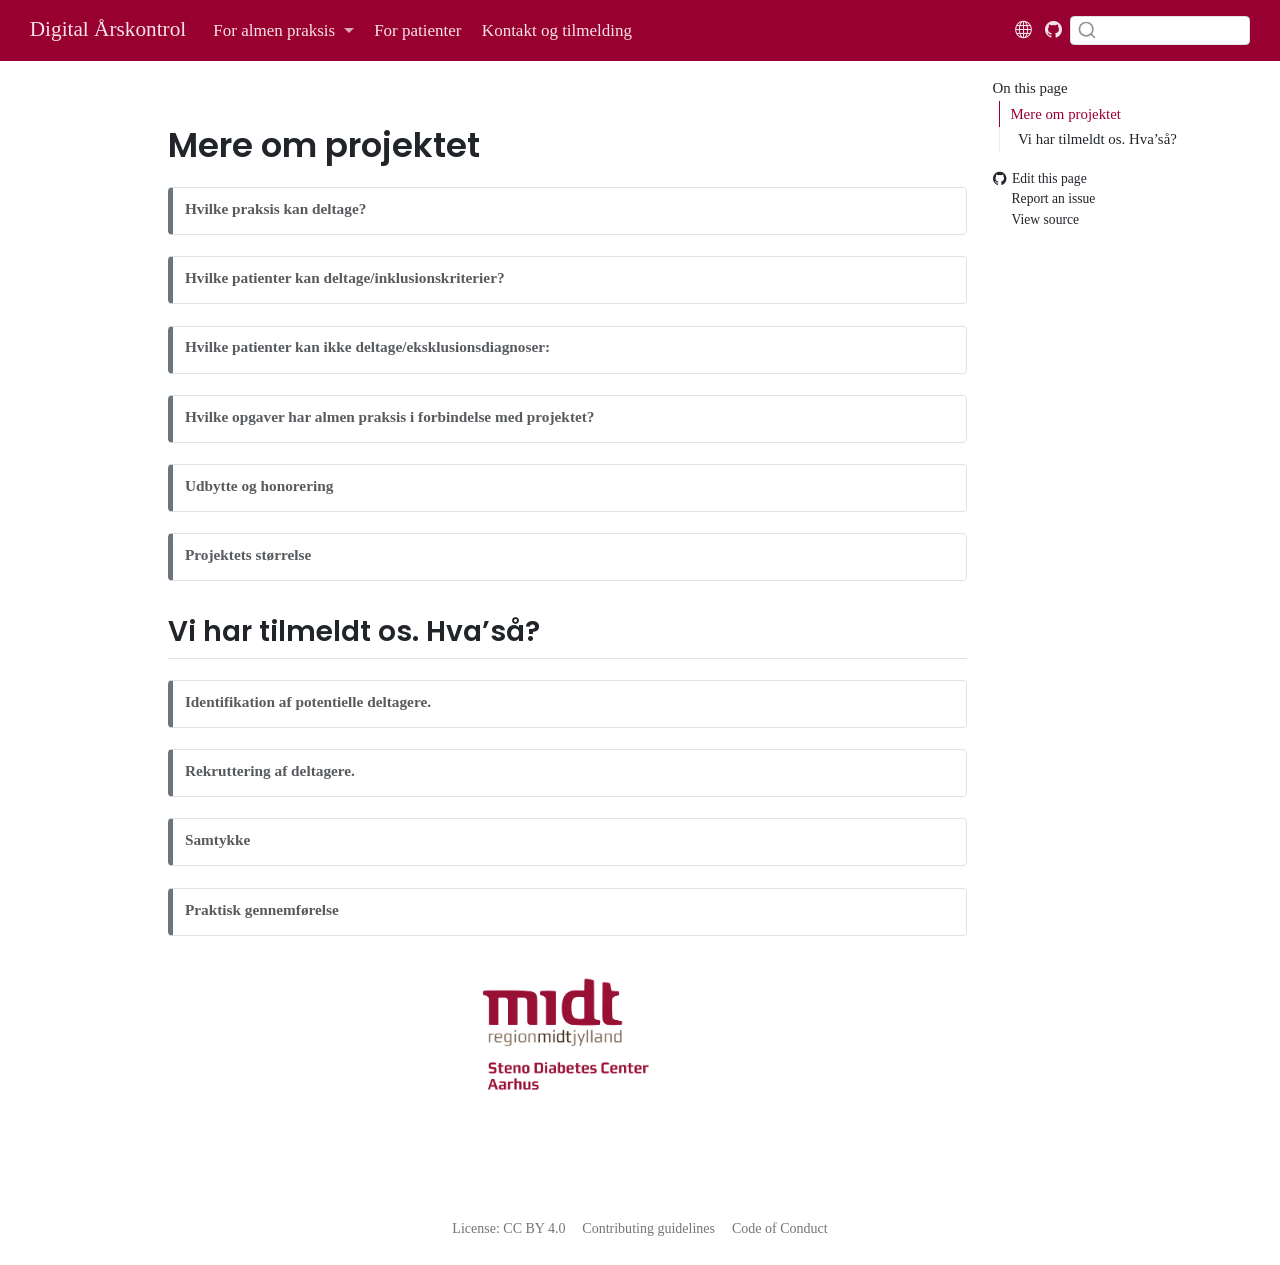
<file: mere-om-projektet.html>
<!DOCTYPE html>
<html xmlns="http://www.w3.org/1999/xhtml" lang="en" xml:lang="en"><head>

<meta charset="utf-8">
<meta name="generator" content="quarto-1.11.9">

<meta name="viewport" content="width=device-width, initial-scale=1.0, user-scalable=yes">


<title>mere-om-projektet – Digital Årskontrol</title>
<style>
/* Default styles provided by pandoc.
** See https://pandoc.org/MANUAL.html#variables-for-html for config info.
*/
span.smallcaps{font-variant: small-caps;}
div.columns{display: flex; gap: 1.5em;}
div.column{flex: auto;}
@media screen {
div.columns{gap: min(4vw, 1.5em);}
div.column{overflow-x: auto;}
}
div.hanging-indent{margin-left: 1.5em; text-indent: -1.5em;}
ul.task-list{list-style: none;}
ul.task-list li input[type="checkbox"] {
  width: 0.8em;
  margin: 0 0.8em 0.2em -1em; /* quarto-specific, see https://github.com/quarto-dev/quarto-cli/issues/4556 */ 
  vertical-align: middle;
}
</style>


<script src="site_libs/quarto-nav/quarto-nav.js"></script>
<script src="site_libs/clipboard/clipboard.min.js"></script>
<script src="site_libs/quarto-search/autocomplete.umd.js"></script>
<script src="site_libs/quarto-search/fuse.min.js"></script>
<script src="site_libs/quarto-search/quarto-search.js"></script>
<meta name="quarto:offset" content="./">
<script src="site_libs/quarto-html/quarto.js" type="module"></script>
<script src="site_libs/quarto-html/tabsets/tabsets.js" type="module"></script>
<script src="site_libs/quarto-html/scrollable-regions/scrollable-regions.js" type="module"></script>
<script src="site_libs/quarto-html/popper.min.js"></script>
<script src="site_libs/quarto-html/tippy.umd.min.js"></script>
<script src="site_libs/quarto-html/anchor.min.js"></script>
<link href="site_libs/quarto-html/tippy.css" rel="stylesheet">
<link href="site_libs/quarto-html/quarto-syntax-highlighting-1f42ef86e7bbcd4ef0935f55bd85d622.css" rel="stylesheet" class="quarto-color-scheme" id="quarto-text-highlighting-styles">
<link href="site_libs/quarto-html/quarto-syntax-highlighting-dark-b2c10e9313c6d05287a68e7950ff1397.css" rel="stylesheet" class="quarto-color-scheme quarto-color-alternate" id="quarto-text-highlighting-styles">
<link href="site_libs/quarto-html/quarto-syntax-highlighting-1f42ef86e7bbcd4ef0935f55bd85d622.css" rel="stylesheet" class="quarto-color-scheme-extra" id="quarto-text-highlighting-styles">
<script src="site_libs/bootstrap/bootstrap.min.js"></script>
<link href="site_libs/bootstrap/bootstrap-icons.css" rel="stylesheet">
<link href="site_libs/bootstrap/bootstrap-98ef3dce5b47f066bdf1b41a87c59794.min.css" rel="stylesheet" append-hash="true" class="quarto-color-scheme" id="quarto-bootstrap" data-mode="light">
<link href="site_libs/bootstrap/bootstrap-dark-0b306bf4a549962d18bcdc180073fccd.min.css" rel="stylesheet" append-hash="true" class="quarto-color-scheme quarto-color-alternate" id="quarto-bootstrap" data-mode="light">
<link href="site_libs/bootstrap/bootstrap-98ef3dce5b47f066bdf1b41a87c59794.min.css" rel="stylesheet" append-hash="true" class="quarto-color-scheme-extra" id="quarto-bootstrap" data-mode="light">
<script id="quarto-search-options" type="application/json">{
  "location": "navbar",
  "copy-button": false,
  "collapse-after": 3,
  "panel-placement": "end",
  "type": "textbox",
  "limit": 50,
  "keyboard-shortcut": [
    "f",
    "/",
    "s"
  ],
  "language": {
    "search-no-results-text": "No results",
    "search-matching-documents-text": "matching documents",
    "search-copy-link-title": "Copy link to search",
    "search-hide-matches-text": "Hide additional matches",
    "search-more-match-text": "more match in this document",
    "search-more-matches-text": "more matches in this document",
    "search-clear-button-title": "Clear",
    "search-text-placeholder": "",
    "search-detached-cancel-button-title": "Cancel",
    "search-submit-button-title": "Submit",
    "search-label": "Search"
  }
}</script>


</head>

<body class="nav-fixed quarto-light"><a id="quarto-skip-link" class="visually-hidden-focusable" href="#quarto-document-content">Skip to main content</a>

<div id="quarto-search-results"></div>
  <header id="quarto-header" class="headroom fixed-top">
    <nav class="navbar navbar-expand-lg " data-bs-theme="dark" aria-label="Site">
      <div class="navbar-container container-fluid">
      <div class="navbar-brand-container mx-auto">
    <a class="navbar-brand" href="./index.html">
    <span class="navbar-title">Digital Årskontrol</span>
    </a>
  </div>
          <button class="navbar-toggler" type="button" data-bs-toggle="collapse" data-bs-target="#navbarCollapse" aria-controls="navbarCollapse" aria-expanded="false" aria-label="Toggle navigation" onclick="if (window.quartoToggleHeadroom) { window.quartoToggleHeadroom(); }">
  <span class="navbar-toggler-icon"></span>
</button>
          <div class="collapse navbar-collapse" id="navbarCollapse">
            <ul class="navbar-nav navbar-nav-scroll me-auto">
  <li class="nav-item dropdown ">
    <a class="nav-link dropdown-toggle" href="#" id="nav-menu-for-almen-praksis" role="link" data-bs-toggle="dropdown" aria-expanded="false">
 <span class="menu-text">For almen praksis</span>
    </a>
    <ul class="dropdown-menu" aria-labelledby="nav-menu-for-almen-praksis">    
        <li>
    <a class="dropdown-item" href="./for-almen-praksis.html">
 <span class="dropdown-text">For almen praksis</span></a>
  </li>  
        <li>
    <a class="dropdown-item" href="./mere-om-projektet.html">
 <span class="dropdown-text">Mere om projektet</span></a>
  </li>  
        <li>
    <a class="dropdown-item" href="./bilag.html">
 <span class="dropdown-text">Bilag</span></a>
  </li>  
    </ul>
  </li>
  <li class="nav-item">
    <a class="nav-link" href="./for-patienter.html"> 
<span class="menu-text">For patienter</span></a>
  </li>  
  <li class="nav-item">
    <a class="nav-link" href="./kontakt.html"> 
<span class="menu-text">Kontakt og tilmelding</span></a>
  </li>  
</ul>
          </div> <!-- /navcollapse -->
            <div class="quarto-navbar-tools">
    <a href="https://steno-aarhus.github.io" title="" class="quarto-navigation-tool px-1" aria-label="Globe icon: Link to the Steno Aarhus GitHub landing webpage for all other Steno Aarhus projects"><i class="bi bi-globe"></i></a>
    <a href="https://github.com/steno-aarhus/digital-aarskontrol" title="" class="quarto-navigation-tool px-1" aria-label=""><i class="bi bi-github"></i></a>
</div>
            <div id="quarto-search" class="" title="Search"></div>
      </div> <!-- /container-fluid -->
    </nav>
</header>
<!-- content -->
<div id="quarto-content" class="quarto-container page-columns page-rows-contents page-layout-article page-navbar">
<!-- sidebar -->
<!-- margin-sidebar -->
    <div id="quarto-margin-sidebar" class="sidebar margin-sidebar">
        <nav id="TOC" role="doc-toc" aria-labelledby="toc-title" class="toc-active">
    <h2 id="toc-title">On this page</h2>
   
  <ul>
  <li><a href="#mere-om-projektet" id="toc-mere-om-projektet" class="nav-link active" data-scroll-target="#mere-om-projektet">Mere om projektet</a>
  <ul class="collapse">
  <li><a href="#vi-har-tilmeldt-os.-hvaså" id="toc-vi-har-tilmeldt-os.-hvaså" class="nav-link" data-scroll-target="#vi-har-tilmeldt-os.-hvaså">Vi har tilmeldt os. Hva’så?</a></li>
  </ul></li>
  </ul>
<div class="toc-actions"><ul><li><a href="https://github.com/steno-aarhus/digital-aarskontrol/edit/main/mere-om-projektet.qmd" class="toc-action"><i class="bi bi-github"></i>Edit this page</a></li><li><a href="https://github.com/steno-aarhus/digital-aarskontrol/issues/new" class="toc-action"><i class="bi empty"></i>Report an issue</a></li><li><a href="https://github.com/steno-aarhus/digital-aarskontrol/blob/main/mere-om-projektet.qmd" class="toc-action"><i class="bi empty"></i>View source</a></li></ul></div></nav>
    </div>
<!-- main -->
<main class="content" id="quarto-document-content" tabindex="-1"><header id="title-block-header" class="quarto-title-block"></header>




<section id="mere-om-projektet" class="level1">
<h1>Mere om projektet</h1>
<div class="callout callout-style-simple callout-none no-icon callout-titled">
<div class="callout-header d-flex align-content-center collapsed" data-bs-toggle="collapse" data-bs-target=".callout-1-contents" aria-controls="callout-1" aria-expanded="false" aria-label="Toggle callout">
<div class="callout-icon-container">
<i class="callout-icon no-icon"></i>
</div>
<div class="callout-title-container flex-fill">
<span class="screen-reader-only">None</span>Hvilke praksis kan deltage?
</div>
<div class="callout-btn-toggle d-inline-block border-0 py-1 ps-1 pe-0 float-end"><i class="callout-toggle"></i></div>
</div>
<div id="callout-1" class="callout-1-contents callout-collapse collapse">
<div class="callout-body-container callout-body">
<p>Alle praktiserende læger i Region Midt inviteres til at deltage.</p>
<p>Praksis som deltager i projekt PRODIAP kan desværre ikke deltage. Læs om PRODIAP<a href="https://drive.google.com/file/d/1-ffilR2UMEfMudjgsFE9_RWPW1dD9Dvu/view?usp=sharing" target="_blank"><strong>PRODIAP</strong></a></p>
</div>
</div>
</div>
<div class="callout callout-style-simple callout-none no-icon callout-titled">
<div class="callout-header d-flex align-content-center collapsed" data-bs-toggle="collapse" data-bs-target=".callout-2-contents" aria-controls="callout-2" aria-expanded="false" aria-label="Toggle callout">
<div class="callout-icon-container">
<i class="callout-icon no-icon"></i>
</div>
<div class="callout-title-container flex-fill">
<span class="screen-reader-only">None</span>Hvilke patienter kan deltage/inklusionskriterier?
</div>
<div class="callout-btn-toggle d-inline-block border-0 py-1 ps-1 pe-0 float-end"><i class="callout-toggle"></i></div>
</div>
<div id="callout-2" class="callout-2-contents callout-collapse collapse">
<div class="callout-body-container callout-body">
<ul>
<li>Voksne med type 2-diabetes, som følges hos egen læge, OG som opfylder nedenstående kriterier</li>
<li>Langtidsblodsukker, HbA1c: &lt; 48 ELLER 48–53, hvis det individuelle mål er HbA1C &lt; 53</li>
<li>Albumin/kreatinin ratio, UACR:&lt; 30 mg/g ELLER 30–300 mg/g, hvis deltageren er i behandling med organbeskyttende medicin: SGLT-2i eller GLP-1 agonist OG RAS-blokade med ACE-i eller ARB.</li>
<li>Nyrefunktion, eGFR &gt; 59</li>
<li>LDL-kolesterol &lt; 2,6 mmol/L</li>
<li>Desuden skal den behandligsansvarlige læge eller dennes uddelegrede vurdere, at patienten egner sig digital årskontrol. Fx. kan komorbiditeter eller manglende digitale eller sproglige evner betyde, at patienten ikke vurderes egnet.</li>
</ul>
</div>
</div>
</div>
<div class="callout callout-style-simple callout-none no-icon callout-titled">
<div class="callout-header d-flex align-content-center collapsed" data-bs-toggle="collapse" data-bs-target=".callout-3-contents" aria-controls="callout-3" aria-expanded="false" aria-label="Toggle callout">
<div class="callout-icon-container">
<i class="callout-icon no-icon"></i>
</div>
<div class="callout-title-container flex-fill">
<span class="screen-reader-only">None</span>Hvilke patienter kan ikke deltage/eksklusionsdiagnoser:
</div>
<div class="callout-btn-toggle d-inline-block border-0 py-1 ps-1 pe-0 float-end"><i class="callout-toggle"></i></div>
</div>
<div id="callout-3" class="callout-3-contents callout-collapse collapse">
<div class="callout-body-container callout-body">
<ul>
<li>Demens, alle former og grader</li>
<li>Mental retardering</li>
<li>Hjerteinsufficiens</li>
<li>Patienter som modtager palliativ behandling - uanset årsag.</li>
<li>Graviditet</li>
</ul>
</div>
</div>
</div>
<div class="callout callout-style-simple callout-none no-icon callout-titled">
<div class="callout-header d-flex align-content-center collapsed" data-bs-toggle="collapse" data-bs-target=".callout-4-contents" aria-controls="callout-4" aria-expanded="false" aria-label="Toggle callout">
<div class="callout-icon-container">
<i class="callout-icon no-icon"></i>
</div>
<div class="callout-title-container flex-fill">
<span class="screen-reader-only">None</span>Hvilke opgaver har almen praksis i forbindelse med projektet?
</div>
<div class="callout-btn-toggle d-inline-block border-0 py-1 ps-1 pe-0 float-end"><i class="callout-toggle"></i></div>
</div>
<div id="callout-4" class="callout-4-contents callout-collapse collapse">
<div class="callout-body-container callout-body">
<p>Ved deltagelse i projektet skal almen praksis:</p>
<ul>
<li>Identificere potentielle deltagere som opfylder inklusionskriterierne. Dette gøres vha. forløbsoverblikket og journalen. Læs mere under “Identifikation” og “Rekruttering” nedenfor.</li>
<li>Sende besked til egnede deltager, afgive telefonisk information om projektet, sende besked med link til samtykke.</li>
<li>Afholde den næste diabetes årskontrol som en digital årskontrol.</li>
<li>Indsende oplysninger om deltagere til projektet(blodtryk, rygestaus, diabetes debutår, vægt).</li>
</ul>
<p>Opgaverne er deltajeret beskrevet i felterne under fanen, “Vi har tilmeldt os. Hva´så?”</p>
</div>
</div>
</div>
<div class="callout callout-style-simple callout-none no-icon callout-titled">
<div class="callout-header d-flex align-content-center collapsed" data-bs-toggle="collapse" data-bs-target=".callout-5-contents" aria-controls="callout-5" aria-expanded="false" aria-label="Toggle callout">
<div class="callout-icon-container">
<i class="callout-icon no-icon"></i>
</div>
<div class="callout-title-container flex-fill">
<span class="screen-reader-only">None</span>Udbytte og honorering
</div>
<div class="callout-btn-toggle d-inline-block border-0 py-1 ps-1 pe-0 float-end"><i class="callout-toggle"></i></div>
</div>
<div id="callout-5" class="callout-5-contents callout-collapse collapse">
<div class="callout-body-container callout-body">
<p>Hvad får klinikken ud af at deltage?</p>
<ul>
<li>Mulighed for at gennemgå og systematisere forløbene for jeres patienter med type 2-diabetes.</li>
<li>Bidrager med viden om evidensbaseret differentiering af personer med type 2-diabetes og implementering af digitale tilbud.</li>
<li>Honorar: 550 kr. per patient, som inviteres til projektet + 550 kr. per patient, som deltager. Detaljer fremgår af Samarbejdsaftalen, som ses under bilags fanen.</li>
</ul>
</div>
</div>
</div>
<div class="callout callout-style-simple callout-none no-icon callout-titled">
<div class="callout-header d-flex align-content-center collapsed" data-bs-toggle="collapse" data-bs-target=".callout-6-contents" aria-controls="callout-6" aria-expanded="false" aria-label="Toggle callout">
<div class="callout-icon-container">
<i class="callout-icon no-icon"></i>
</div>
<div class="callout-title-container flex-fill">
<span class="screen-reader-only">None</span>Projektets størrelse
</div>
<div class="callout-btn-toggle d-inline-block border-0 py-1 ps-1 pe-0 float-end"><i class="callout-toggle"></i></div>
</div>
<div id="callout-6" class="callout-6-contents callout-collapse collapse">
<div class="callout-body-container callout-body">
<p>Alle praksisser i Region Midtjylland inviteres til at deltage. Målet er deltagelse fra cirka 25 almen praksis klinikker og cirka 600 patienter med type 2-diabetes. Hvis interessen for deltagelse bliver væsentligt større end studiets kapacitet vil projektet se sig nødsaget til at lukke for tilmeldinger.</p>
</div>
</div>
</div>
<section id="vi-har-tilmeldt-os.-hvaså" class="level2">
<h2 class="anchored" data-anchor-id="vi-har-tilmeldt-os.-hvaså">Vi har tilmeldt os. Hva’så?</h2>
<div class="callout callout-style-simple callout-none no-icon callout-titled">
<div class="callout-header d-flex align-content-center collapsed" data-bs-toggle="collapse" data-bs-target=".callout-7-contents" aria-controls="callout-7" aria-expanded="false" aria-label="Toggle callout">
<div class="callout-icon-container">
<i class="callout-icon no-icon"></i>
</div>
<div class="callout-title-container flex-fill">
<span class="screen-reader-only">None</span>Identifikation af potentielle deltagere.
</div>
<div class="callout-btn-toggle d-inline-block border-0 py-1 ps-1 pe-0 float-end"><i class="callout-toggle"></i></div>
</div>
<div id="callout-7" class="callout-7-contents callout-collapse collapse">
<div class="callout-body-container callout-body">
Identifikation af potentielle deltagere

<ul>
<li>Almen praksis anvender Patientlisten i Forløbsoverblikket til identifikation af patienter som opfylder de “hårde” paraklinikse inklusionskriterier (HbA1c, eGFR, UACR, LDL og eventuel behandling med organbeskyttende medicin).</li>
<li>Ved opslag i journalen eller udfra det generelle kendskab til vurderes, om patienten er egnet til digital årskontrol. Vurdering af comorbiditet, samt digitale og sproglige evner. Er der forhold som gør patienten uegnet? Der er ikke fastsat bestemt tilstande eller komorbiditeter, som gør pateinten uegnet. Det er en individuel afgørelse af behandleren.</li>
</ul>
</div>
</div>
</div>
<div class="callout callout-style-simple callout-none no-icon callout-titled">
<div class="callout-header d-flex align-content-center collapsed" data-bs-toggle="collapse" data-bs-target=".callout-8-contents" aria-controls="callout-8" aria-expanded="false" aria-label="Toggle callout">
<div class="callout-icon-container">
<i class="callout-icon no-icon"></i>
</div>
<div class="callout-title-container flex-fill">
<span class="screen-reader-only">None</span>Rekruttering af deltagere.
</div>
<div class="callout-btn-toggle d-inline-block border-0 py-1 ps-1 pe-0 float-end"><i class="callout-toggle"></i></div>
</div>
<div id="callout-8" class="callout-8-contents callout-collapse collapse">
<div class="callout-body-container callout-body">
<p>Rekruttering foregår i 3 trin. - Trin 1. Besked i Min Læge-appen med forespørgsel om deltagelse til patienten, som opfylder inklusionskriterierne og er fundet egnet. (bilag 3). - Trin 2. Mundtligt deltagerinformation givet telefonisk eller ved fremmøde, hvis patienten af anden årsag er i klinikken, hvor der er tid og mulighed til afgivelse af mundtlig information (bilag 2). - Trin 3. Besked i Min Læge-appen med link til samtykke (bilag 4). - Rekrutteringsprocessen er udførligt beskrevet i “Procedure for mundtlig deltagerinformation” (bilag 2) under fanen bilag.</p>
</div>
</div>
</div>
<div class="callout callout-style-simple callout-none no-icon callout-titled">
<div class="callout-header d-flex align-content-center collapsed" data-bs-toggle="collapse" data-bs-target=".callout-9-contents" aria-controls="callout-9" aria-expanded="false" aria-label="Toggle callout">
<div class="callout-icon-container">
<i class="callout-icon no-icon"></i>
</div>
<div class="callout-title-container flex-fill">
<span class="screen-reader-only">None</span>Samtykke
</div>
<div class="callout-btn-toggle d-inline-block border-0 py-1 ps-1 pe-0 float-end"><i class="callout-toggle"></i></div>
</div>
<div id="callout-9" class="callout-9-contents callout-collapse collapse">
<div class="callout-body-container callout-body">
<p>Samtykke registreres direkte hos Steno Diabetes Center Aarhus og opbevares dér. Oplysning om deltagers samtykke videregives til almen praksis via e-Boks.</p>
</div>
</div>
</div>
<div class="callout callout-style-simple callout-none no-icon callout-titled">
<div class="callout-header d-flex align-content-center collapsed" data-bs-toggle="collapse" data-bs-target=".callout-10-contents" aria-controls="callout-10" aria-expanded="false" aria-label="Toggle callout">
<div class="callout-icon-container">
<i class="callout-icon no-icon"></i>
</div>
<div class="callout-title-container flex-fill">
<span class="screen-reader-only">None</span>Praktisk gennemførelse
</div>
<div class="callout-btn-toggle d-inline-block border-0 py-1 ps-1 pe-0 float-end"><i class="callout-toggle"></i></div>
</div>
<div id="callout-10" class="callout-10-contents callout-collapse collapse">
<div class="callout-body-container callout-body">
<p>Efter rektruttering og indhentet samtykke er deltagerens kommende årskontrol en digital årskontrol. Deltageren møder som vanligt til blod- og urinprøve, men måler selv blodtryk (og eventuelt vægt), indsender oplysninger om rygning, motion og alkohol og besvarer et spørgeskema, der screener for senkomplikationer, og som også giver patienten mulighed for at ønske en samtale om sin diabetes. Når alle oplysninger er modtaget, vurderer deltagerens vanlige behandler prøvesvarene og spørgeskemaet, og sender svar på resultaterne til patienten via Min Læge-app. Hvis der findes forhold, som kræver behandlingstiltag, er det op til den ansvarlige behandler at vurdere, om dette kan gøres over mail eller telefon eller kræver, at patienten bestiller en tid. Hvis patienten i spørgeskemaet har afkrydset i feltet for “behov for en samtale om min diabetes”, skal patienten tilbydes en samtale herom.</p>
<p>Patientens diabetes årskontrol det efterfølgende år (2.projektår), er igen en standard årskontrol med fysisk fremmøde. Der tages i forsøget ingen ekstra blodprøver eller udføres yderligere undersøgelser ud over dem, deltageren normalt får foretaget i forbindelse med en diabetes årskontrol. Det eneste, der ændres, er måden, deltageren og behandleren kommunikerer ved årskontrollen.</p>
<p>Der er, for patienterne som deltager i projektet, ikke planlagt ½ års kontrol af HbA1c eller nyretal, da én årlig kontrol af nyretal og HbA1c vurderes af være i overensstemmelse med gældende retnignslinjer for patientgruppen. Såfremt der er særlige forhold, som giver indikation for at kontrollere HbA1c eller nyretal flere gange årligt, skal kontrollen udføres og påvirker <strong>ikke</strong> deltagelsen i projektet.</p>
<p>I hele perioden skal deltageren i øvrigt kontakte sin læge, fuldstændigt som de plejer.</p>
</div>
</div>
</div>
<div class="text-center">
<p><img src="./images/rm-logo.png" class="img-fluid" width="200"></p>
</div>


</section>
</section>

</main> <!-- /main -->
<script id="quarto-html-after-body" type="application/javascript">
  window.document.addEventListener("DOMContentLoaded", function (event) {
    const icon = "";
    const anchorJS = new window.AnchorJS();
    anchorJS.options = {
      placement: 'right',
      icon: icon
    };
    anchorJS.add('.anchored');
    const isCodeAnnotation = (el) => {
      for (const clz of el.classList) {
        if (clz.startsWith('code-annotation-')) {                     
          return true;
        }
      }
      return false;
    }
    const onCopySuccess = function(e) {
      // button target
      const button = e.trigger;
      // don't keep focus
      button.blur();
      // flash "checked"
      button.classList.add('code-copy-button-checked');
      var currentTitle = button.getAttribute("title");
      button.setAttribute("title", "Copied!");
      let tooltip;
      if (window.bootstrap) {
        button.setAttribute("data-bs-toggle", "tooltip");
        button.setAttribute("data-bs-placement", "left");
        button.setAttribute("data-bs-title", "Copied!");
        tooltip = new bootstrap.Tooltip(button, 
          { trigger: "manual", 
            customClass: "code-copy-button-tooltip",
            offset: [0, -8]});
        tooltip.show();    
      }
      setTimeout(function() {
        if (tooltip) {
          tooltip.hide();
          button.removeAttribute("data-bs-title");
          button.removeAttribute("data-bs-toggle");
          button.removeAttribute("data-bs-placement");
        }
        button.setAttribute("title", currentTitle);
        button.classList.remove('code-copy-button-checked');
      }, 1000);
      // clear code selection
      e.clearSelection();
    }
    const getTextToCopy = function(trigger) {
      const outerScaffold = trigger.parentElement.cloneNode(true);
      const codeEl = outerScaffold.querySelector('code');
      for (const childEl of codeEl.children) {
        if (isCodeAnnotation(childEl)) {
          childEl.remove();
        }
      }
      return codeEl.innerText;
    }
    const clipboard = new window.ClipboardJS('.code-copy-button:not([data-in-quarto-modal])', {
      text: getTextToCopy
    });
    clipboard.on('success', onCopySuccess);
    if (window.document.getElementById('quarto-embedded-source-code-modal')) {
      const clipboardModal = new window.ClipboardJS('.code-copy-button[data-in-quarto-modal]', {
        text: getTextToCopy,
        container: window.document.getElementById('quarto-embedded-source-code-modal')
      });
      clipboardModal.on('success', onCopySuccess);
    }
      var localhostRegex = new RegExp(/^(?:http|https):\/\/localhost\:?[0-9]*\//);
      var mailtoRegex = new RegExp(/^mailto:/);
        var filterRegex = new RegExp("https:\/\/steno-aarhus\.github\.io\/digital-aarskontrol\/");
      var isInternal = (href) => {
          return filterRegex.test(href) || localhostRegex.test(href) || mailtoRegex.test(href);
      }
      // Inspect non-navigation links and adorn them if external
      window.quartoDecorateExternalLinks = function (root) {
     var links = (root || window.document).querySelectorAll('a[href]:not(.nav-link):not(.navbar-brand):not(.toc-action):not(.sidebar-link):not(.sidebar-item-toggle):not(.pagination-link):not(.no-external):not([aria-hidden]):not(.dropdown-item):not(.quarto-navigation-tool):not(.about-link)');
      for (var i=0; i<links.length; i++) {
        const link = links[i];
        if (!isInternal(link.href)) {
          // undo the damage that might have been done by quarto-nav.js in the case of
          // links that we want to consider external
          if (link.dataset.originalHref !== undefined) {
            link.href = link.dataset.originalHref;
          }
          if (!link.classList.contains('no-external-icon')) {
          }
        }
      }
      };
      window.quartoDecorateExternalLinks(window.document);
    // Esc closes the popup (WCAG 1.4.13) and focus leaving both trigger and
    // popup closes it (WCAG 2.4.11); tippy handles neither for interactive popups.
    const hideOnEscAndFocusOut = {
      name: 'hideOnEscAndFocusOut',
      defaultValue: true,
      fn(instance) {
        const dismiss = () => {
          // A show scheduled by the trigger delay would otherwise reopen it
          instance.clearDelayTimeouts();
          instance.hide();
        };
        const onKeyDown = (event) => {
          if (event.key !== 'Escape') {
            return;
          }
          // Keep Esc from also reaching page handlers (e.g. reveal.js overview),
          // except an open reveal.js slide menu, which Esc should close too.
          // The menu handles keys only when its keyboard option is on.
          const menuHandlesEsc = window.Reveal?.getPlugin?.('menu')?.isOpen() &&
            window.Reveal.getConfig().menu?.keyboard !== false;
          if (!menuHandlesEsc) {
            event.stopPropagation();
          }
          if (instance.popper.contains(window.document.activeElement)) {
            // Disabled while refocusing so the focus trigger does not reopen it
            instance.disable();
            instance.reference.focus();
            instance.enable();
          }
          dismiss();
        };
        const onFocusOut = (event) => {
          const target = event.relatedTarget;
          if (target && !instance.reference.contains(target) &&
              !instance.popper.contains(target)) {
            dismiss();
          }
        };
        // On the trigger too: a click trigger (code-annotations: select) has no
        // blur handling. Attached for the instance's lifetime so leaving the
        // trigger also cancels a show still pending on the trigger delay.
        instance.reference.addEventListener('focusout', onFocusOut);
        return {
          onShow() {
            window.document.addEventListener('keydown', onKeyDown, true);
            instance.popper.addEventListener('focusout', onFocusOut);
          },
          onHide() {
            window.document.removeEventListener('keydown', onKeyDown, true);
            instance.popper.removeEventListener('focusout', onFocusOut);
          },
          onDestroy() {
            instance.reference.removeEventListener('focusout', onFocusOut);
          },
        };
      },
    };
    function tippyHover(el, contentFn, onTriggerFn, onUntriggerFn) {
      const config = {
        allowHTML: true,
        maxWidth: 500,
        delay: 100,
        arrow: false,
        appendTo: function(el) {
            return el.parentElement;
        },
        interactive: true,
        interactiveBorder: 10,
        theme: 'quarto',
        placement: 'bottom-start',
        plugins: [hideOnEscAndFocusOut],
      };
      if (contentFn) {
        config.content = contentFn;
      }
      if (onTriggerFn) {
        config.onTrigger = onTriggerFn;
      }
      if (onUntriggerFn) {
        config.onUntrigger = onUntriggerFn;
      }
      window.tippy(el, config); 
    }
    const noterefs = window.document.querySelectorAll('a[role="doc-noteref"]');
    for (var i=0; i<noterefs.length; i++) {
      const ref = noterefs[i];
      tippyHover(ref, function() {
        // use id or data attribute instead here
        let href = ref.getAttribute('data-footnote-href') || ref.getAttribute('href');
        try { href = new URL(href).hash; } catch {}
        const id = href.replace(/^#\/?/, "");
        const note = window.document.getElementById(id);
        if (note) {
          return note.innerHTML;
        } else {
          return "";
        }
      });
    }
    const xrefs = window.document.querySelectorAll('a.quarto-xref');
    const processXRef = (id, note) => {
      // Strip column container classes
      const stripColumnClz = (el) => {
        el.classList.remove("page-full", "page-columns");
        if (el.children) {
          for (const child of el.children) {
            stripColumnClz(child);
          }
        }
      }
      stripColumnClz(note)
      if (id === null || id.startsWith('sec-')) {
        // Special case sections, only their first couple elements
        const container = document.createElement("div");
        if (note.children && note.children.length > 2) {
          container.appendChild(note.children[0].cloneNode(true));
          for (let i = 1; i < note.children.length; i++) {
            const child = note.children[i];
            if (child.tagName === "P" && child.innerText === "") {
              continue;
            } else {
              container.appendChild(child.cloneNode(true));
              break;
            }
          }
          if (window.Quarto?.typesetMath) {
            window.Quarto.typesetMath(container);
          }
          return container.innerHTML
        } else {
          if (window.Quarto?.typesetMath) {
            window.Quarto.typesetMath(note);
          }
          return note.innerHTML;
        }
      } else {
        // Remove any anchor links if they are present
        const anchorLink = note.querySelector('a.anchorjs-link');
        if (anchorLink) {
          anchorLink.remove();
        }
        if (window.Quarto?.typesetMath) {
          window.Quarto.typesetMath(note);
        }
        if (note.classList.contains("callout")) {
          return note.outerHTML;
        } else {
          return note.innerHTML;
        }
      }
    }
    for (var i=0; i<xrefs.length; i++) {
      const xref = xrefs[i];
      tippyHover(xref, undefined, function(instance) {
        instance.disable();
        let url = xref.getAttribute('href');
        let hash = undefined; 
        if (url.startsWith('#')) {
          hash = url;
        } else {
          try { hash = new URL(url).hash; } catch {}
        }
        if (hash) {
          const id = hash.replace(/^#\/?/, "");
          const note = window.document.getElementById(id);
          if (note !== null) {
            try {
              const html = processXRef(id, note.cloneNode(true));
              instance.setContent(html);
            } finally {
              instance.enable();
              instance.show();
            }
          } else {
            // See if we can fetch this
            fetch(url.split('#')[0])
            .then(res => res.text())
            .then(html => {
              const parser = new DOMParser();
              const htmlDoc = parser.parseFromString(html, "text/html");
              const note = htmlDoc.getElementById(id);
              if (note !== null) {
                const html = processXRef(id, note);
                instance.setContent(html);
              } 
            }).finally(() => {
              instance.enable();
              instance.show();
            });
          }
        } else {
          // See if we can fetch a full url (with no hash to target)
          // This is a special case and we should probably do some content thinning / targeting
          fetch(url)
          .then(res => res.text())
          .then(html => {
            const parser = new DOMParser();
            const htmlDoc = parser.parseFromString(html, "text/html");
            const note = htmlDoc.querySelector('main.content');
            if (note !== null) {
              // This should only happen for chapter cross references
              // (since there is no id in the URL)
              // remove the first header
              if (note.children.length > 0 && note.children[0].tagName === "HEADER") {
                note.children[0].remove();
              }
              const html = processXRef(null, note);
              instance.setContent(html);
            } 
          }).finally(() => {
            instance.enable();
            instance.show();
          });
        }
      }, function(instance) {
      });
    }
        let selectedAnnoteEl;
        const selectorForAnnotation = ( cell, annotation) => {
          let cellAttr = 'data-code-cell="' + cell + '"';
          let lineAttr = 'data-code-annotation="' +  annotation + '"';
          const selector = 'span[' + cellAttr + '][' + lineAttr + ']';
          return selector;
        }
        const selectCodeLines = (annoteEl) => {
          const doc = window.document;
          const targetCell = annoteEl.getAttribute("data-target-cell");
          const targetAnnotation = annoteEl.getAttribute("data-target-annotation");
          const annoteSpan = window.document.querySelector(selectorForAnnotation(targetCell, targetAnnotation));
          const lines = annoteSpan.getAttribute("data-code-lines").split(",");
          const lineIds = lines.map((line) => {
            return targetCell + "-" + line;
          })
          // Each band is positioned against its own containing block, which is
          // not the offsetParent of the lines, so place it from client rects.
          const placeBand = (band, firstEl, lastEl, codeBlock) => {
            const container = band.offsetParent;
            if (container === null) {
              return;
            }
            const containerRect = container.getBoundingClientRect();
            // Reveal.js scales slides with a transform, so convert client
            // pixels back to the CSS pixels of the container.
            const scale = containerRect.height / container.offsetHeight || 1;
            const firstRect = firstEl.getBoundingClientRect();
            const lastRect = lastEl.getBoundingClientRect();
            const top = (firstRect.top - containerRect.top) / scale - container.clientTop + container.scrollTop;
            const height = (lastRect.bottom - firstRect.top) / scale;
            band.style.top = top - 2 + "px";
            band.style.height = height + 4 + "px";
            if (codeBlock) {
              // Without the copy button wrapper, the containing block is wider
              // than the code block, so span the code block explicitly.
              const blockRect = codeBlock.getBoundingClientRect();
              band.style.left = (blockRect.left - containerRect.left) / scale - container.clientLeft + container.scrollLeft + "px";
              band.style.width = blockRect.width / scale + "px";
            }
          };
          if (lineIds.length > 0) {
            const el = window.document.getElementById(lineIds[0]);
            const lastEl = window.document.getElementById(lineIds[lineIds.length - 1]);
            const parent = el.parentElement.parentElement;
            // cook up a div (if necessary) and position it
            let div = window.document.getElementById("code-annotation-line-highlight");
            if (div === null) {
              div = window.document.createElement("div");
              div.setAttribute("id", "code-annotation-line-highlight");
              div.style.position = 'absolute';
              parent.appendChild(div);
            }
            placeBand(div, el, lastEl, parent.closest("div.sourceCode") || parent);
            let gutterDiv = window.document.getElementById("code-annotation-line-highlight-gutter");
            if (gutterDiv === null) {
              gutterDiv = window.document.createElement("div");
              gutterDiv.setAttribute("id", "code-annotation-line-highlight-gutter");
              gutterDiv.style.position = 'absolute';
              const codeCell = window.document.getElementById(targetCell);
              const gutter = codeCell.querySelector('.code-annotation-gutter');
              gutter.appendChild(gutterDiv);
            }
            placeBand(gutterDiv, el, lastEl);
            selectedAnnoteEl = annoteEl;
          }
        };
        const unselectCodeLines = () => {
          const elementsIds = ["code-annotation-line-highlight", "code-annotation-line-highlight-gutter"];
          elementsIds.forEach((elId) => {
            const div = window.document.getElementById(elId);
            if (div) {
              div.remove();
            }
          });
          selectedAnnoteEl = undefined;
        };
          // Handle positioning of the toggle
      window.addEventListener(
        "resize",
        throttle(() => {
          elRect = undefined;
          if (selectedAnnoteEl) {
            selectCodeLines(selectedAnnoteEl);
          }
        }, 10)
      );
      function throttle(fn, ms) {
      let throttle = false;
      let timer;
        return (...args) => {
          if(!throttle) { // first call gets through
              fn.apply(this, args);
              throttle = true;
          } else { // all the others get throttled
              if(timer) clearTimeout(timer); // cancel #2
              timer = setTimeout(() => {
                fn.apply(this, args);
                timer = throttle = false;
              }, ms);
          }
        };
      }
        // Attach click handler to the DT
        const annoteDls = window.document.querySelectorAll('dt[data-target-cell]');
        for (const annoteDlNode of annoteDls) {
          annoteDlNode.addEventListener('click', (event) => {
            const clickedEl = event.target;
            if (clickedEl !== selectedAnnoteEl) {
              unselectCodeLines();
              const activeEl = window.document.querySelector('dt[data-target-cell].code-annotation-active');
              if (activeEl) {
                activeEl.classList.remove('code-annotation-active');
              }
              selectCodeLines(clickedEl);
              clickedEl.classList.add('code-annotation-active');
            } else {
              // Unselect the line
              unselectCodeLines();
              clickedEl.classList.remove('code-annotation-active');
            }
          });
        }
    const findCites = (el) => {
      const parentEl = el.parentElement;
      if (parentEl) {
        const cites = parentEl.dataset.cites;
        if (cites) {
          return {
            el,
            cites: cites.split(' ')
          };
        } else {
          return findCites(el.parentElement)
        }
      } else {
        return undefined;
      }
    };
    var bibliorefs = window.document.querySelectorAll('a[role="doc-biblioref"]');
    for (var i=0; i<bibliorefs.length; i++) {
      const ref = bibliorefs[i];
      const citeInfo = findCites(ref);
      if (citeInfo) {
        tippyHover(citeInfo.el, function() {
          var popup = window.document.createElement('div');
          citeInfo.cites.forEach(function(cite) {
            var citeDiv = window.document.createElement('div');
            citeDiv.classList.add('hanging-indent');
            citeDiv.classList.add('csl-entry');
            var biblioDiv = window.document.getElementById('ref-' + cite);
            if (biblioDiv) {
              citeDiv.innerHTML = biblioDiv.innerHTML;
            }
            popup.appendChild(citeDiv);
          });
          return popup.innerHTML;
        });
      }
    }
  });
  </script>
  <script type="application/javascript">
  window.quartoScrollableRegionsLabels = {"code":"Scrollable code","output":"Scrollable output"};
  </script>
</div> <!-- /content -->
<footer class="footer">
  <div class="nav-footer">
    <div class="nav-footer-left">
      &nbsp;
    </div>   
    <div class="nav-footer-center">
      <ul class="footer-items list-unstyled">
    <li class="nav-item">
    <a class="nav-link" href="https://creativecommons.org/licenses/by/4.0/">
<p>License: CC BY 4.0</p>
</a>
  </li>  
    <li class="nav-item">
    <a class="nav-link" href="https://steno-aarhus.github.io/research/CONTRIBUTING.html">
<p>Contributing guidelines</p>
</a>
  </li>  
    <li class="nav-item">
    <a class="nav-link" href="https://steno-aarhus.github.io/research/CODE_OF_CONDUCT.html">
<p>Code of Conduct</p>
</a>
  </li>  
</ul>
    <div class="toc-actions d-sm-block d-md-none"><ul><li><a href="https://github.com/steno-aarhus/digital-aarskontrol/edit/main/mere-om-projektet.qmd" class="toc-action"><i class="bi bi-github"></i>Edit this page</a></li><li><a href="https://github.com/steno-aarhus/digital-aarskontrol/issues/new" class="toc-action"><i class="bi empty"></i>Report an issue</a></li><li><a href="https://github.com/steno-aarhus/digital-aarskontrol/blob/main/mere-om-projektet.qmd" class="toc-action"><i class="bi empty"></i>View source</a></li></ul></div></div>
    <div class="nav-footer-right">
      &nbsp;
    </div>
  </div>
</footer>




</body></html>
</file>
<file: site_libs/quarto-html/tippy.css>
.tippy-box[data-animation=fade][data-state=hidden]{opacity:0}[data-tippy-root]{max-width:calc(100vw - 10px)}.tippy-box{position:relative;background-color:#333;color:#fff;border-radius:4px;font-size:14px;line-height:1.4;white-space:normal;outline:0;transition-property:transform,visibility,opacity}.tippy-box[data-placement^=top]>.tippy-arrow{bottom:0}.tippy-box[data-placement^=top]>.tippy-arrow:before{bottom:-7px;left:0;border-width:8px 8px 0;border-top-color:initial;transform-origin:center top}.tippy-box[data-placement^=bottom]>.tippy-arrow{top:0}.tippy-box[data-placement^=bottom]>.tippy-arrow:before{top:-7px;left:0;border-width:0 8px 8px;border-bottom-color:initial;transform-origin:center bottom}.tippy-box[data-placement^=left]>.tippy-arrow{right:0}.tippy-box[data-placement^=left]>.tippy-arrow:before{border-width:8px 0 8px 8px;border-left-color:initial;right:-7px;transform-origin:center left}.tippy-box[data-placement^=right]>.tippy-arrow{left:0}.tippy-box[data-placement^=right]>.tippy-arrow:before{left:-7px;border-width:8px 8px 8px 0;border-right-color:initial;transform-origin:center right}.tippy-box[data-inertia][data-state=visible]{transition-timing-function:cubic-bezier(.54,1.5,.38,1.11)}.tippy-arrow{width:16px;height:16px;color:#333}.tippy-arrow:before{content:"";position:absolute;border-color:transparent;border-style:solid}.tippy-content{position:relative;padding:5px 9px;z-index:1}
</file>
<file: site_libs/quarto-html/quarto-syntax-highlighting-1f42ef86e7bbcd4ef0935f55bd85d622.css>
/* quarto syntax highlight colors */
:root {
  --quarto-hl-ot-color: #003B4F;
  --quarto-hl-at-color: #657422;
  --quarto-hl-ss-color: #20794D;
  --quarto-hl-an-color: #5E5E5E;
  --quarto-hl-fu-color: #4758AB;
  --quarto-hl-st-color: #20794D;
  --quarto-hl-cf-color: #003B4F;
  --quarto-hl-op-color: #5E5E5E;
  --quarto-hl-er-color: #AD0000;
  --quarto-hl-bn-color: #AD0000;
  --quarto-hl-al-color: #AD0000;
  --quarto-hl-va-color: #111111;
  --quarto-hl-bu-color: inherit;
  --quarto-hl-ex-color: inherit;
  --quarto-hl-pp-color: #AD0000;
  --quarto-hl-in-color: #5E5E5E;
  --quarto-hl-vs-color: #20794D;
  --quarto-hl-wa-color: #5E5E5E;
  --quarto-hl-do-color: #5E5E5E;
  --quarto-hl-im-color: #00769E;
  --quarto-hl-ch-color: #20794D;
  --quarto-hl-dt-color: #AD0000;
  --quarto-hl-fl-color: #AD0000;
  --quarto-hl-co-color: #5E5E5E;
  --quarto-hl-cv-color: #5E5E5E;
  --quarto-hl-cn-color: #8f5902;
  --quarto-hl-sc-color: #5E5E5E;
  --quarto-hl-dv-color: #AD0000;
  --quarto-hl-kw-color: #003B4F;
}

/* other quarto variables */
:root {
  --quarto-font-monospace: "roboto mono";
}

/* syntax highlight based on Pandoc's rules */
pre > code.sourceCode > span {
  color: #003B4F;
}

code.sourceCode > span {
  color: #003B4F;
}

div.sourceCode,
div.sourceCode pre.sourceCode {
  color: #003B4F;
}

/* Normal */
code span {
  color: #003B4F;
}

/* Alert */
code span.al {
  color: #AD0000;
  font-style: inherit;
}

/* Annotation */
code span.an {
  color: #5E5E5E;
  font-style: inherit;
}

/* Attribute */
code span.at {
  color: #657422;
  font-style: inherit;
}

/* BaseN */
code span.bn {
  color: #AD0000;
  font-style: inherit;
}

/* BuiltIn */
code span.bu {
  font-style: inherit;
}

/* ControlFlow */
code span.cf {
  color: #003B4F;
  font-weight: bold;
  font-style: inherit;
}

/* Char */
code span.ch {
  color: #20794D;
  font-style: inherit;
}

/* Constant */
code span.cn {
  color: #8f5902;
  font-style: inherit;
}

/* Comment */
code span.co {
  color: #5E5E5E;
  font-style: inherit;
}

/* CommentVar */
code span.cv {
  color: #5E5E5E;
  font-style: italic;
}

/* Documentation */
code span.do {
  color: #5E5E5E;
  font-style: italic;
}

/* DataType */
code span.dt {
  color: #AD0000;
  font-style: inherit;
}

/* DecVal */
code span.dv {
  color: #AD0000;
  font-style: inherit;
}

/* Error */
code span.er {
  color: #AD0000;
  font-style: inherit;
}

/* Extension */
code span.ex {
  font-style: inherit;
}

/* Float */
code span.fl {
  color: #AD0000;
  font-style: inherit;
}

/* Function */
code span.fu {
  color: #4758AB;
  font-style: inherit;
}

/* Import */
code span.im {
  color: #00769E;
  font-style: inherit;
}

/* Information */
code span.in {
  color: #5E5E5E;
  font-style: inherit;
}

/* Keyword */
code span.kw {
  color: #003B4F;
  font-weight: bold;
  font-style: inherit;
}

/* Operator */
code span.op {
  color: #5E5E5E;
  font-style: inherit;
}

/* Other */
code span.ot {
  color: #003B4F;
  font-style: inherit;
}

/* Preprocessor */
code span.pp {
  color: #AD0000;
  font-style: inherit;
}

/* SpecialChar */
code span.sc {
  color: #5E5E5E;
  font-style: inherit;
}

/* SpecialString */
code span.ss {
  color: #20794D;
  font-style: inherit;
}

/* String */
code span.st {
  color: #20794D;
  font-style: inherit;
}

/* Variable */
code span.va {
  color: #111111;
  font-style: inherit;
}

/* VerbatimString */
code span.vs {
  color: #20794D;
  font-style: inherit;
}

/* Warning */
code span.wa {
  color: #5E5E5E;
  font-style: italic;
}

.prevent-inlining {
  content: "</";
}

/*# sourceMappingURL=48060fe492086f91a82c61ded864e249.css.map */
</file>
<file: site_libs/quarto-html/quarto-syntax-highlighting-dark-b2c10e9313c6d05287a68e7950ff1397.css>
/* quarto syntax highlight colors */
:root {
  --quarto-hl-al-color: #f07178;
  --quarto-hl-an-color: #d4d0ab;
  --quarto-hl-at-color: #00e0e0;
  --quarto-hl-bn-color: #d4d0ab;
  --quarto-hl-bu-color: #abe338;
  --quarto-hl-ch-color: #abe338;
  --quarto-hl-co-color: #f8f8f2;
  --quarto-hl-cv-color: #ffd700;
  --quarto-hl-cn-color: #ffd700;
  --quarto-hl-cf-color: #ffa07a;
  --quarto-hl-dt-color: #ffa07a;
  --quarto-hl-dv-color: #d4d0ab;
  --quarto-hl-do-color: #f8f8f2;
  --quarto-hl-er-color: #f07178;
  --quarto-hl-ex-color: #00e0e0;
  --quarto-hl-fl-color: #d4d0ab;
  --quarto-hl-fu-color: #ffa07a;
  --quarto-hl-im-color: #abe338;
  --quarto-hl-in-color: #d4d0ab;
  --quarto-hl-kw-color: #ffa07a;
  --quarto-hl-op-color: #ffa07a;
  --quarto-hl-ot-color: #00e0e0;
  --quarto-hl-pp-color: #dcc6e0;
  --quarto-hl-re-color: #00e0e0;
  --quarto-hl-sc-color: #abe338;
  --quarto-hl-ss-color: #abe338;
  --quarto-hl-st-color: #abe338;
  --quarto-hl-va-color: #00e0e0;
  --quarto-hl-vs-color: #abe338;
  --quarto-hl-wa-color: #dcc6e0;
}

/* other quarto variables */
:root {
  --quarto-font-monospace: "roboto mono";
}

/* syntax highlight based on Pandoc's rules */
pre > code.sourceCode > span {
  color: #f8f8f2;
}

code.sourceCode > span {
  color: #f8f8f2;
}

div.sourceCode,
div.sourceCode pre.sourceCode {
  color: #f8f8f2;
}

/* Normal */
code span {
  color: #f8f8f2;
}

/* Alert */
code span.al {
  color: #f07178;
}

/* Annotation */
code span.an {
  color: #d4d0ab;
}

/* Attribute */
code span.at {
  color: #00e0e0;
}

/* BaseN */
code span.bn {
  color: #d4d0ab;
}

/* BuiltIn */
code span.bu {
  color: #abe338;
}

/* ControlFlow */
code span.cf {
  font-weight: bold;
  color: #ffa07a;
}

/* Char */
code span.ch {
  color: #abe338;
}

/* Constant */
code span.cn {
  color: #ffd700;
}

/* Comment */
code span.co {
  font-style: italic;
  color: #f8f8f2;
}

/* CommentVar */
code span.cv {
  color: #ffd700;
}

/* Documentation */
code span.do {
  color: #f8f8f2;
}

/* DataType */
code span.dt {
  color: #ffa07a;
}

/* DecVal */
code span.dv {
  color: #d4d0ab;
}

/* Error */
code span.er {
  color: #f07178;
  text-decoration: underline;
}

/* Extension */
code span.ex {
  font-weight: bold;
  color: #00e0e0;
}

/* Float */
code span.fl {
  color: #d4d0ab;
}

/* Function */
code span.fu {
  color: #ffa07a;
}

/* Import */
code span.im {
  color: #abe338;
}

/* Information */
code span.in {
  color: #d4d0ab;
}

/* Keyword */
code span.kw {
  font-weight: bold;
  color: #ffa07a;
}

/* Operator */
code span.op {
  color: #ffa07a;
}

/* Other */
code span.ot {
  color: #00e0e0;
}

/* Preprocessor */
code span.pp {
  color: #dcc6e0;
}

/* RegionMarker */
code span.re {
  background-color: #f8f8f2;
  color: #00e0e0;
}

/* SpecialChar */
code span.sc {
  color: #abe338;
}

/* SpecialString */
code span.ss {
  color: #abe338;
}

/* String */
code span.st {
  color: #abe338;
}

/* Variable */
code span.va {
  color: #00e0e0;
}

/* VerbatimString */
code span.vs {
  color: #abe338;
}

/* Warning */
code span.wa {
  color: #dcc6e0;
}

.prevent-inlining {
  content: "</";
}

/*# sourceMappingURL=e3f5c49085aab340a60beee192054bdc.css.map */
</file>
